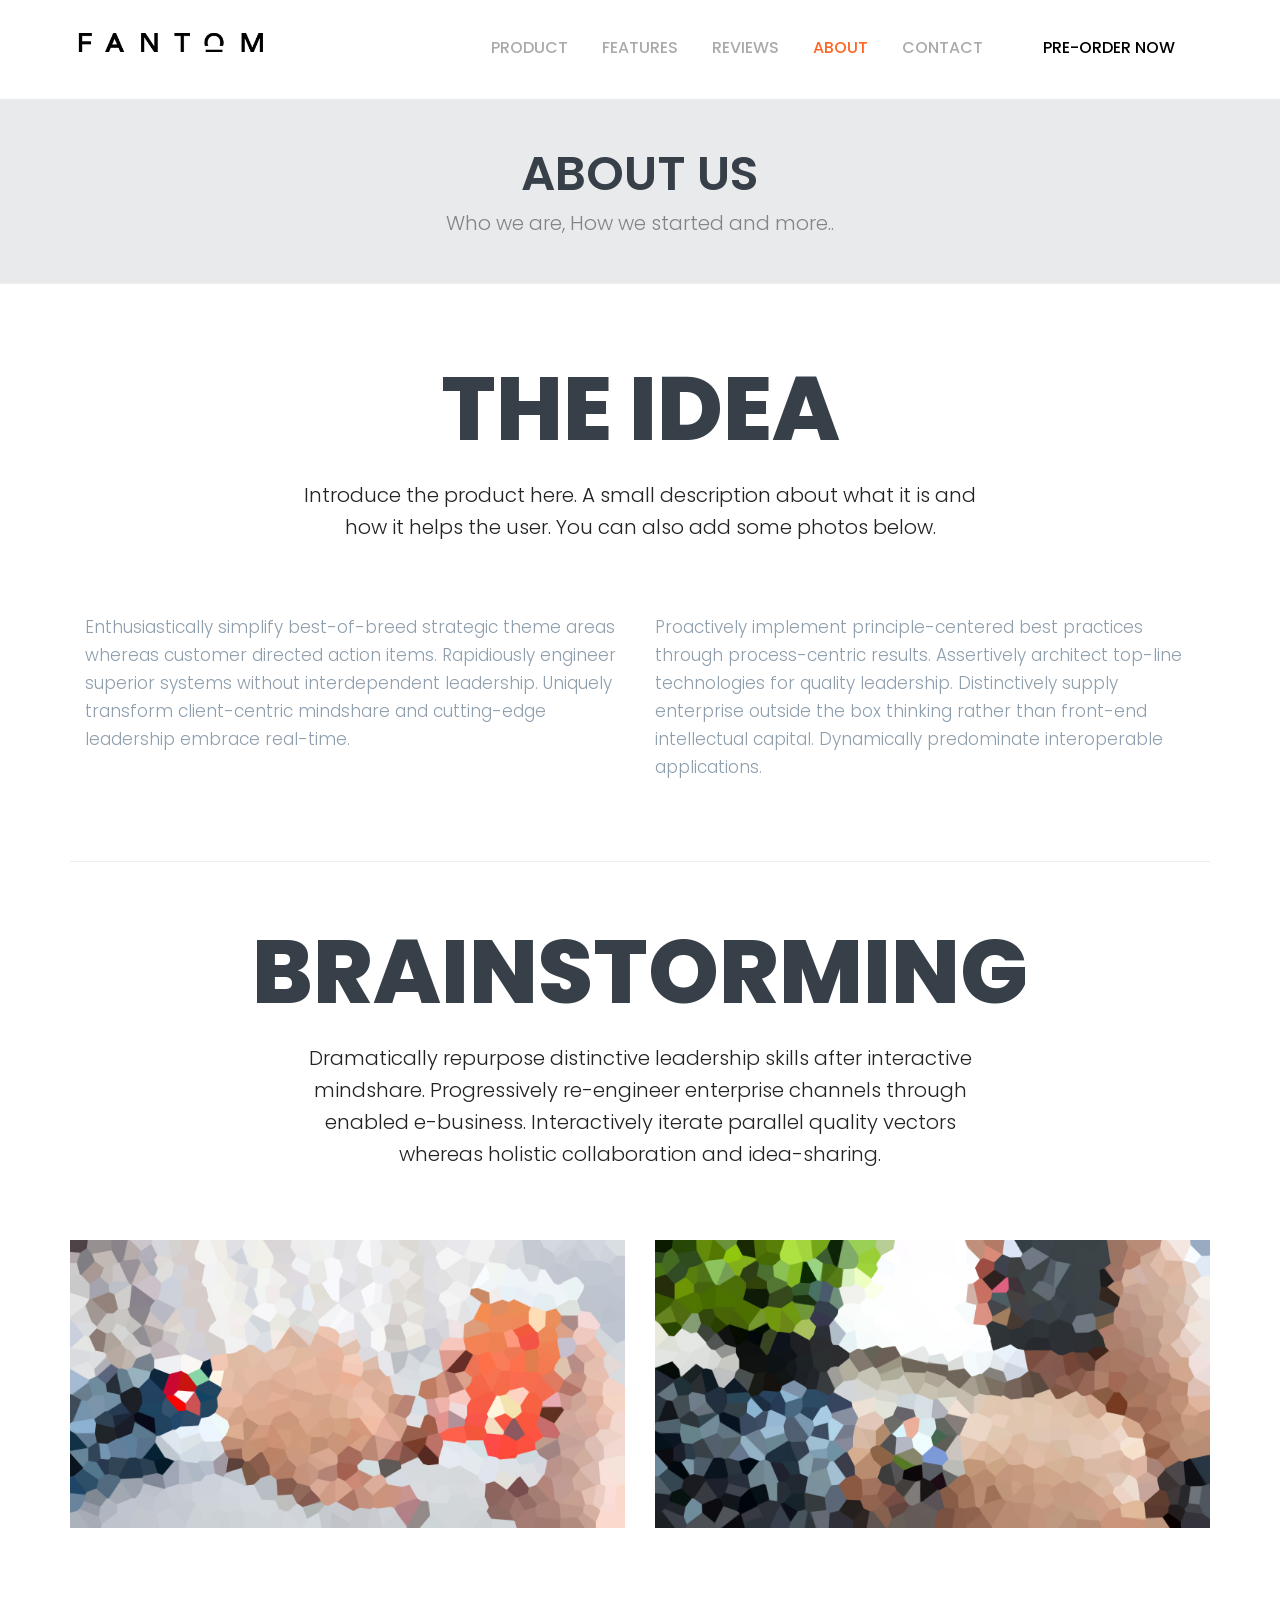
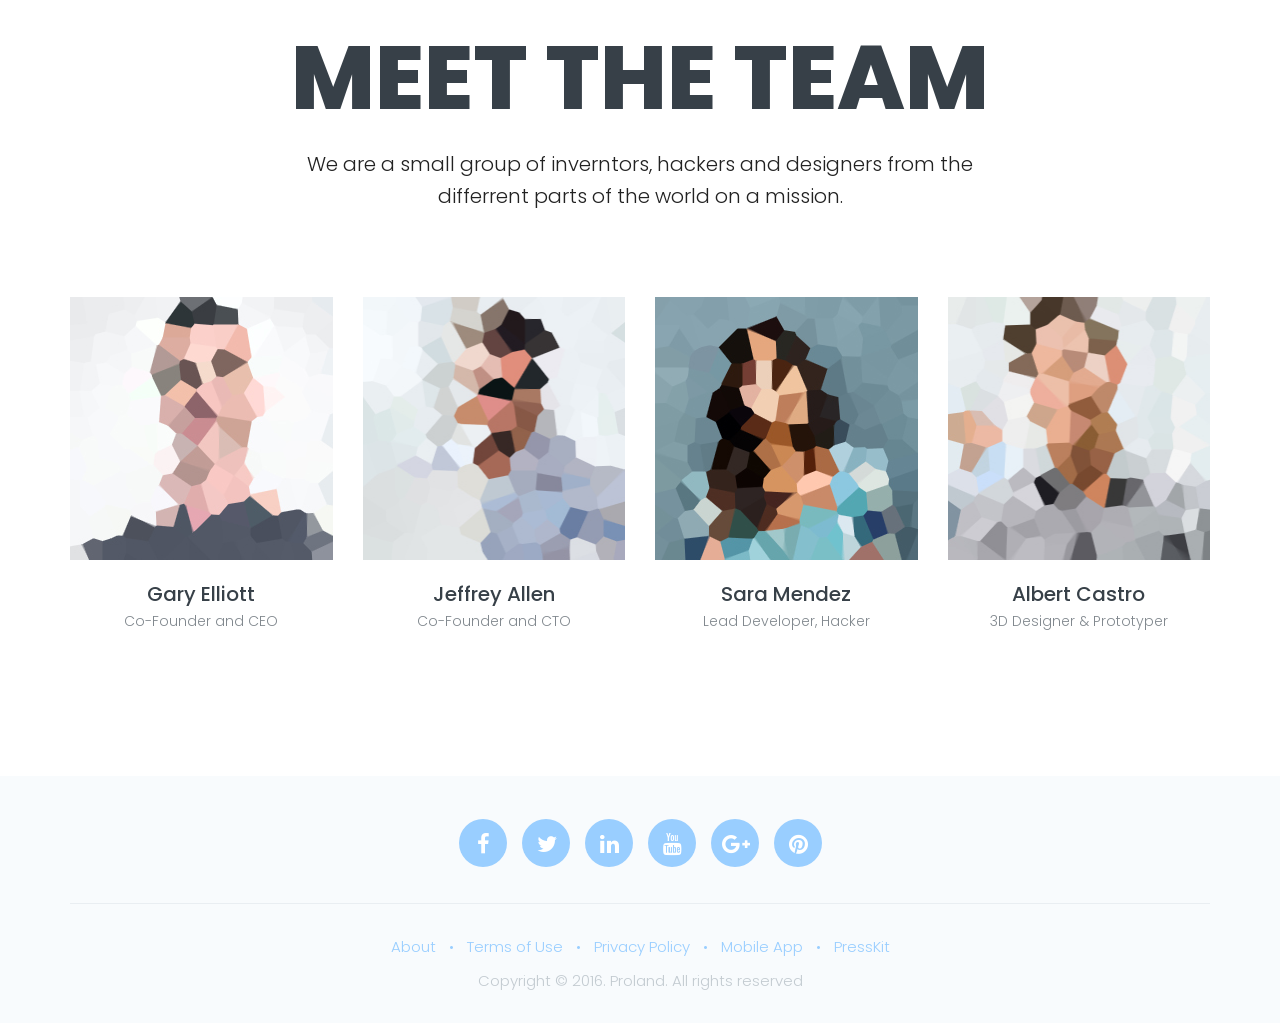
<file: about.html>
<!DOCTYPE html>
<html lang="en">
<!--

Page    : About
Version : 1.0
Author  : Surjith S M
URI     : http://themeforest.net/user/surjithctly

Copyright © All rights Reserved
Surjith S M / @surjithctly

-->

<head>
    <meta charset="utf-8">
    <meta http-equiv="X-UA-Compatible" content="IE=edge">
    <meta name="viewport" content="width=device-width, initial-scale=1">

    <!--========== Page Ttile ==========-->
    <title>ProLand - Product Landing Page Template</title>

    <!-- Google Font -->
    <link href='https://fonts.googleapis.com/css?family=Poppins:400,300,500,600,700' rel='stylesheet' type='text/css'>

    <!-- CSS Plugin Files -->
    <link href="css/lib/bootstrap.min.css" rel="stylesheet">
    <link href="css/plugins/font-awesome.min.css" rel="stylesheet">
    <link href="css/plugins/lineicons.css" rel="stylesheet">
    <link href="vendors/magnific-popup/magnific-popup.css" rel="stylesheet">
    <link href="vendors/bootstrap-touchspin/jquery.bootstrap-touchspin.min.css" rel="stylesheet">
    <link href="vendors/bootstrap-select/css/bootstrap-select.min.css" rel="stylesheet">
    <link href="vendors/owl-carousel/assets/owl.carousel.css" rel="stylesheet">
    <link href="css/plugins/animate.css" rel="stylesheet">

    <!-- Preloader -->
    <link href="css/plugins/preloader.css" rel="stylesheet">

    <!--========== Main Styles==========-->
    <link href="css/style.css" rel="stylesheet">

    <!-- Theme CSS (For Available Color Options, See Documentation ) -->
    <link href="css/themes/blue-orange.css" rel="stylesheet">

    <!--========== HTML5 shim and Respond.js (Required) ==========-->
    <!--[if lt IE 9]>
    <script src="js/lib/html5shiv.min.js"></script>
    <script src="js/lib/respond.min.js"></script>
    <![endif]-->

</head>

<body data-scroll-animation="false">

    <!--==========Preloader==========-->
    <div id="loading">
        <div id="loading-center">
            <div id="loading-center-absolute">
                <div class="object" id="object_four"></div>
                <div class="object" id="object_three"></div>
                <div class="object" id="object_two"></div>
                <div class="object" id="object_one"></div>
            </div>
        </div>
    </div>

    <!--==========Header==========-->
    <header class="row" id="header">
        <nav class="navbar navbar-default navbar-fixed-top">
            <div class="container">
                <!--========== Brand and toggle get grouped for better mobile display ==========-->
                <div class="navbar-header">
                    <a class="navbar-brand" href="index.html"><img src="images/logo.png" alt=""></a>
                    <button type="button" class="navbar-toggle collapsed" data-toggle="collapse" data-target="#main-navbar" aria-expanded="false">
                        <span class="sr-only">Toggle navigation</span>
                        <span class="icon-bar"></span>
                        <span class="icon-bar"></span>
                        <span class="icon-bar"></span>
                    </button>
                </div>

                <!--========== Collect the nav links, forms, and other content for toggling ==========-->
                <div class="collapse navbar-collapse" id="main-navbar">
                    <a href="#product-choose" class=" btn btn-warning pull-right hidden-sm hidden-xs">pre-order now</a>
                    <ul class="nav navbar-nav navbar-right">
                        <li><a href="index.html#products">product</a></li>
                        <li><a href="index.html#features">features</a></li>
                        <li><a href="index.html#reviews">reviews</a></li>
                        <li class="active"><a href="about.html">About</a></li>
                        <li><a href="index.html#contact">contact</a></li>
                    </ul>
                </div>
                <!--========== /.navbar-collapse ==========-->
            </div>
            <!--========== /.container-fluid ==========-->
        </nav>
    </header>

    <!--==========Page Header==========-->
    <section class="row page-header">
        <div class="container">
            <div class="row">
                <h2>ABOUT US</h2>
                <h4>Who we are, How we started and more..</h4>
            </div>
        </div>
    </section>

    <!--========== About Content ==========-->
    <section class="row blog-section">
        <div class="container">
            <div class="row section-header wow fadeInUp">
                <h2>the idea</h2>
                <p>Introduce the product here. A small description about what it is and how it helps the user. You can also add some photos below.</p>
            </div>

            <div class="row blog">
                <div class="col-sm-6">
                    <p>Enthusiastically simplify best-of-breed strategic theme areas whereas customer directed action items. Rapidiously engineer superior systems without interdependent leadership. Uniquely transform client-centric mindshare and cutting-edge leadership embrace real-time.</p>
                </div>
                <!-- // end .col-sm-6 -->
                <div class="col-sm-6">
                    <p>Proactively implement principle-centered best practices through process-centric results. Assertively architect top-line technologies for quality leadership. Distinctively supply enterprise outside the box thinking rather than front-end intellectual capital. Dynamically predominate interoperable applications.</p>
                </div>
                <!-- // end .col-sm-6 -->
            </div>
            <!-- // end .row -->

            <hr />
            <br>
            <br>
            <div class="row section-header wow fadeInUp">
                <h2>Brainstorming</h2>
                <p>Dramatically repurpose distinctive leadership skills after interactive mindshare. Progressively re-engineer enterprise channels through enabled e-business. Interactively iterate parallel quality vectors whereas holistic collaboration and idea-sharing. </p>
            </div>

            <div class="row">
                <div class="col-sm-6"><img src="images/blog-1.jpg" alt="Image" class="img-responsive" /></div>
                <!-- // end .col-sm-6 -->
                <div class="col-sm-6"><img src="images/blog-2.jpg" alt="Image" class="img-responsive" /></div>
                <!-- // end .col-sm-6 -->
            </div>
            <!-- // end .row -->

            <!-- ======== THE TEAM ========= -->

            <div class="row section-header m-t-100 wow fadeInUp">
                <h2>meet the team</h2>
                <p>We are a small group of inverntors, hackers and designers from the differrent parts of the world on a mission.</p>
            </div>
            <div class="row team_members">
                <!--==========Member==========-->
                <div class="col-md-3 col-sm-6 member wow fadeInUp">
                    <div class="row m0 inner">
                        <div class="row m0 image">
                            <img src="images/team-1.jpg" alt="">
                        </div>
                        <div class="texts row m0">
                            <h4>Gary Elliott</h4>
                            <h5>Co-Founder and CEO</h5>
                        </div>
                    </div>
                </div>
                <!--==========Member==========-->
                <div class="col-md-3 col-sm-6 member wow fadeInUp" data-wow-delay="0.3s">
                    <div class="row m0 inner">
                        <div class="row m0 image">
                            <img src="images/team-2.jpg" alt="">
                        </div>
                        <div class="texts row m0">
                            <h4>Jeffrey Allen</h4>
                            <h5>Co-Founder and CTO</h5>
                        </div>
                    </div>
                </div>
                <!--==========Member==========-->
                <div class="col-md-3 col-sm-6 member wow fadeInUp" data-wow-delay="0.6s">
                    <div class="row m0 inner">
                        <div class="row m0 image">
                            <img src="images/team-3.jpg" alt="">
                        </div>
                        <div class="texts row m0">
                            <h4>Sara Mendez</h4>
                            <h5>Lead Developer, Hacker</h5>
                        </div>
                    </div>
                </div>
                <!--==========Member==========-->
                <div class="col-md-3 col-sm-6 member wow fadeInUp" data-wow-delay="0.9s">
                    <div class="row m0 inner">
                        <div class="row m0 image">
                            <img src="images/team-4.jpg" alt="">
                        </div>
                        <div class="texts row m0">
                            <h4>Albert Castro</h4>
                            <h5>3D Designer &amp; Prototyper</h5>
                        </div>
                    </div>
                </div>
            </div>

        </div>
    </section>

    <!--==========Footer==========-->
    <footer class="row">
        <div class="container">
            <div class="row m0 social-links">
                <ul class="nav">
                    <li class="wow fadeInUp"><a href="#"><i class="fa fa-facebook"></i></a></li>
                    <li class="wow fadeInUp" data-wow-delay="0.1s"><a href="#"><i class="fa fa-twitter"></i></a></li>
                    <li class="wow fadeInUp" data-wow-delay="0.2s"><a href="#"><i class="fa fa-linkedin"></i></a></li>
                    <li class="wow fadeInUp" data-wow-delay="0.3s"><a href="#"><i class="fa fa-youtube"></i></a></li>
                    <li class="wow fadeInUp" data-wow-delay="0.4s"><a href="#"><i class="fa fa-google-plus"></i></a></li>
                    <li class="wow fadeInUp" data-wow-delay="0.5s"><a href="#"><i class="fa fa-pinterest"></i></a></li>
                </ul>
            </div>
            <div class="row m0 menu-rights">
                <ul class="nav footer-menu">
                    <li><a href="about.html">About</a></li>
                    <li><a href="terms-of-use.html">Terms of Use</a></li>
                    <li><a href="privacy-policy.html">Privacy Policy</a></li>
                    <li><a href="#">Mobile App</a></li>
                    <li><a href="presskit.zip">PressKit</a></li>
                </ul>
                <p>Copyright © 2016. Proland.
                    <br class="small-divide"> All rights reserved</p>
            </div>
        </div>
    </footer>

    <!--==========PopUp Product==========-->
    <div class="row product-box mfp-hide" id="product-choose">
        <button class="mfp-close custom_close" title="Close (Esc)" type="button">&#215;</button>
        <div class="product-img-gallery">
            <div id="product-imgs" class="carousel slide" data-ride="carousel">
                <!-- Indicators -->
                <ol class="carousel-indicators">
                    <li data-target="#product-imgs" data-slide-to="0" class="active"></li>
                    <li data-target="#product-imgs" data-slide-to="1"></li>
                    <li data-target="#product-imgs" data-slide-to="2"></li>
                </ol>

                <div class="carousel-inner" role="listbox">
                    <div class="item active">
                        <img src="images/the-watch-1.png" alt="watch-1">
                    </div>
                    <div class="item">
                        <img src="images/the-watch-2.png" alt="watch-2">
                    </div>
                    <div class="item">
                        <img src="images/the-watch-3.png" alt="watch-3">
                    </div>
                </div>
            </div>
        </div>
        <div class="product-desc">
            <h4 class="name">Smart Watch</h4>
            <h2 class="edition">Smart Edition</h2>
            <h5 class="model">Smart Edition</h5>
            <h2 class="price"><del>$349</del>$299 <span class="label label-default">early bird offer</span></h2>
            <div class="row m0 description">
                <p>8mm Silver Aluminum Case with Blue Sport Band. Its perfect fit for tracking fitness. 100% waterproof. Buy this limted edition sports edition.</p>
            </div>
            <form action="#" class="choose-form row m0" method="get">
                <div class="choose-options row m0">
                    <div class="option">
                        <h4 class="form-label">Choose a color</h4>
                        <div class="row m0 colors">
                            <input type="radio" name="color" id="color-1">
                            <label for="color-1"></label>
                            <input type="radio" name="color" id="color-2">
                            <label for="color-2"></label>
                            <input type="radio" name="color" id="color-3">
                            <label for="color-3"></label>
                            <input type="radio" name="color" id="color-4">
                            <label for="color-4"></label>
                            <input type="radio" name="color" id="color-5">
                            <label for="color-5"></label>
                        </div>
                    </div>
                    <div class="option">
                        <h4 class="form-label">Qty</h4>
                        <input type="text" value="2" class="quanity">
                    </div>
                    <div class="option">
                        <h4 class="form-label">Size</h4>
                        <select class="selectpicker">
                            <option value="m" selected>M</option>
                            <option value="l">l</option>
                            <option value="xl">xl</option>
                        </select>
                    </div>
                </div>
                <div class="submit-area row m0">
                    <input type="submit" value="pre-order now" class="btn btn-rounded btn-block">
                </div>
            </form>
        </div>
    </div>

    <!--========== Javascript Files ==========-->

    <!-- jQuery Latest -->
    <script src="js/lib/jquery-2.2.0.min.js"></script>

    <!-- Bootstrap JS -->
    <script src="js/lib/bootstrap.min.js"></script>

    <!-- Plugins -->
    <script src="vendors/owl-carousel/owl.carousel.js"></script>
    <script src="vendors/magnific-popup/jquery.magnific-popup.min.js"></script>
    <script src="vendors/bootstrap-touchspin/jquery.bootstrap-touchspin.min.js"></script>
    <script src="vendors/bootstrap-select/js/bootstrap-select.min.js"></script>
    <script src="js/plugins/wow.min.js"></script>

    <!-- Main JS -->
    <script src="js/main.js"></script>
</body>

</html>
</file>
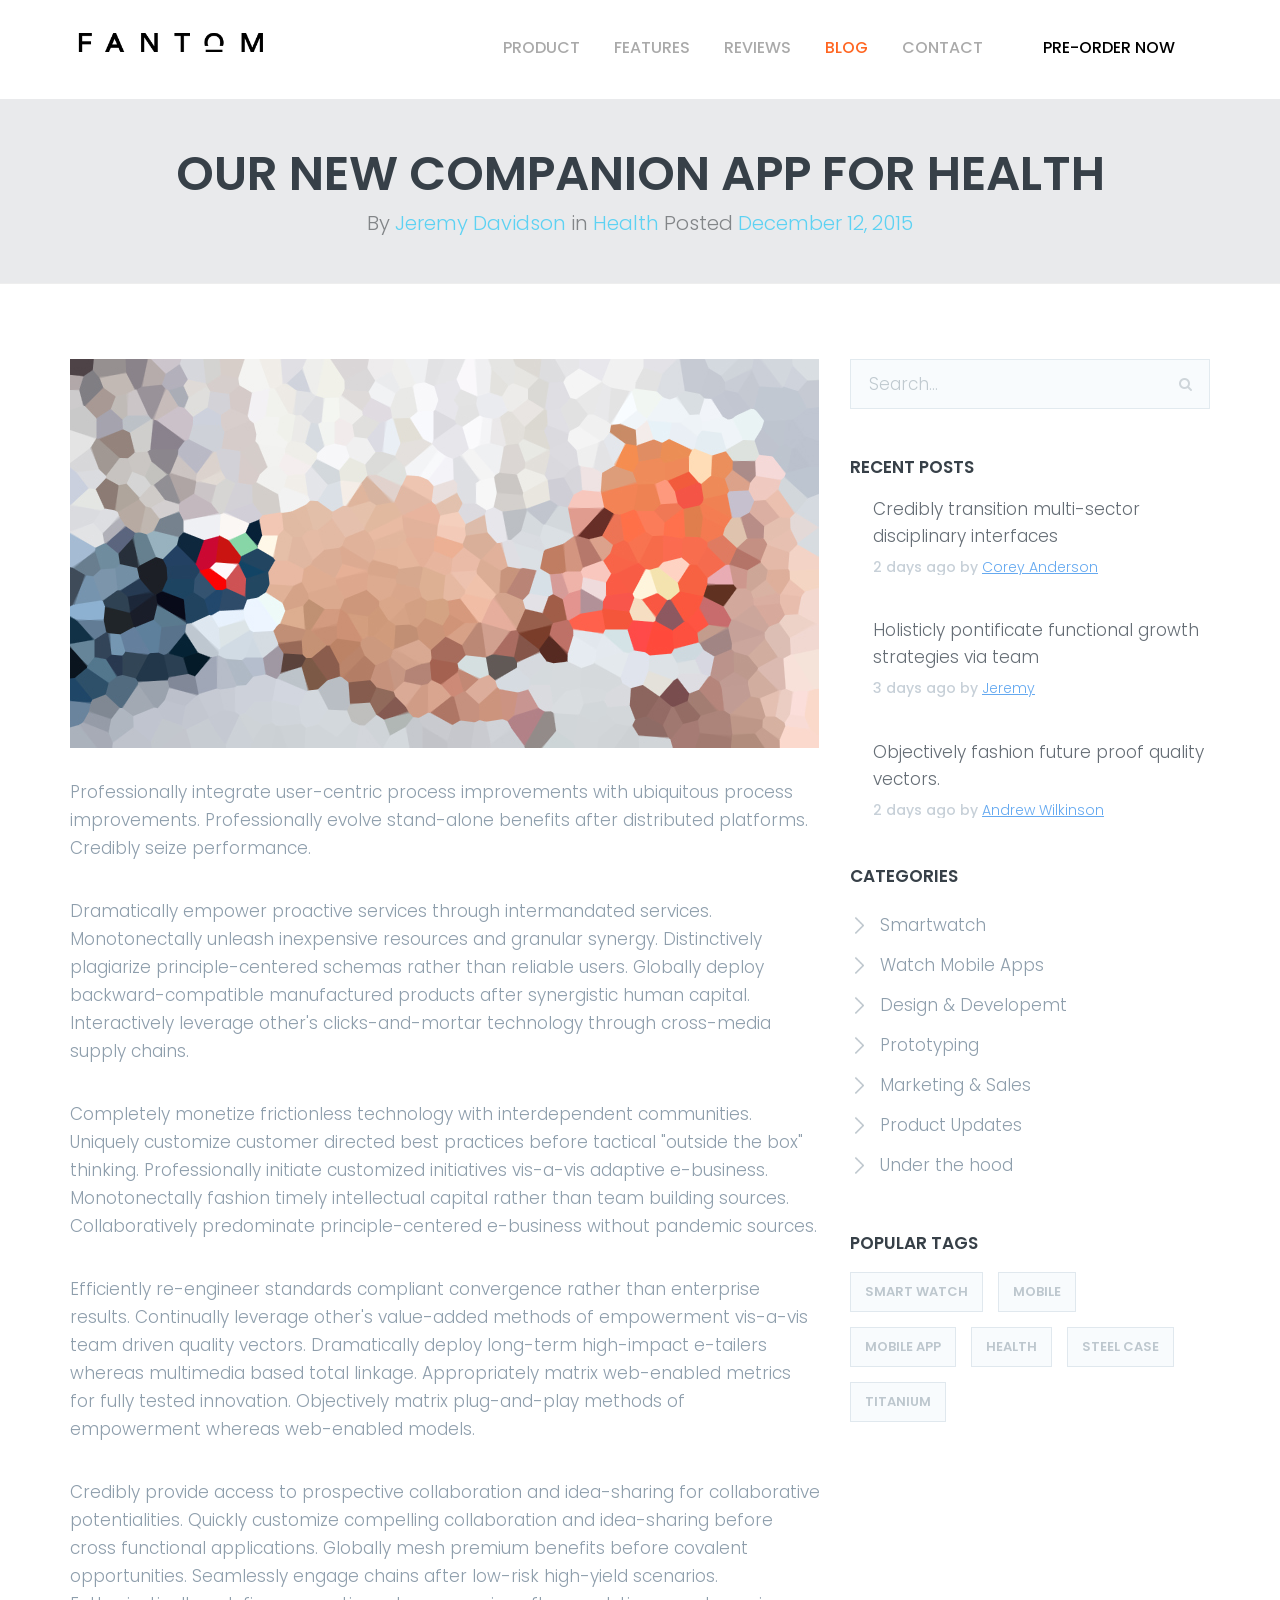
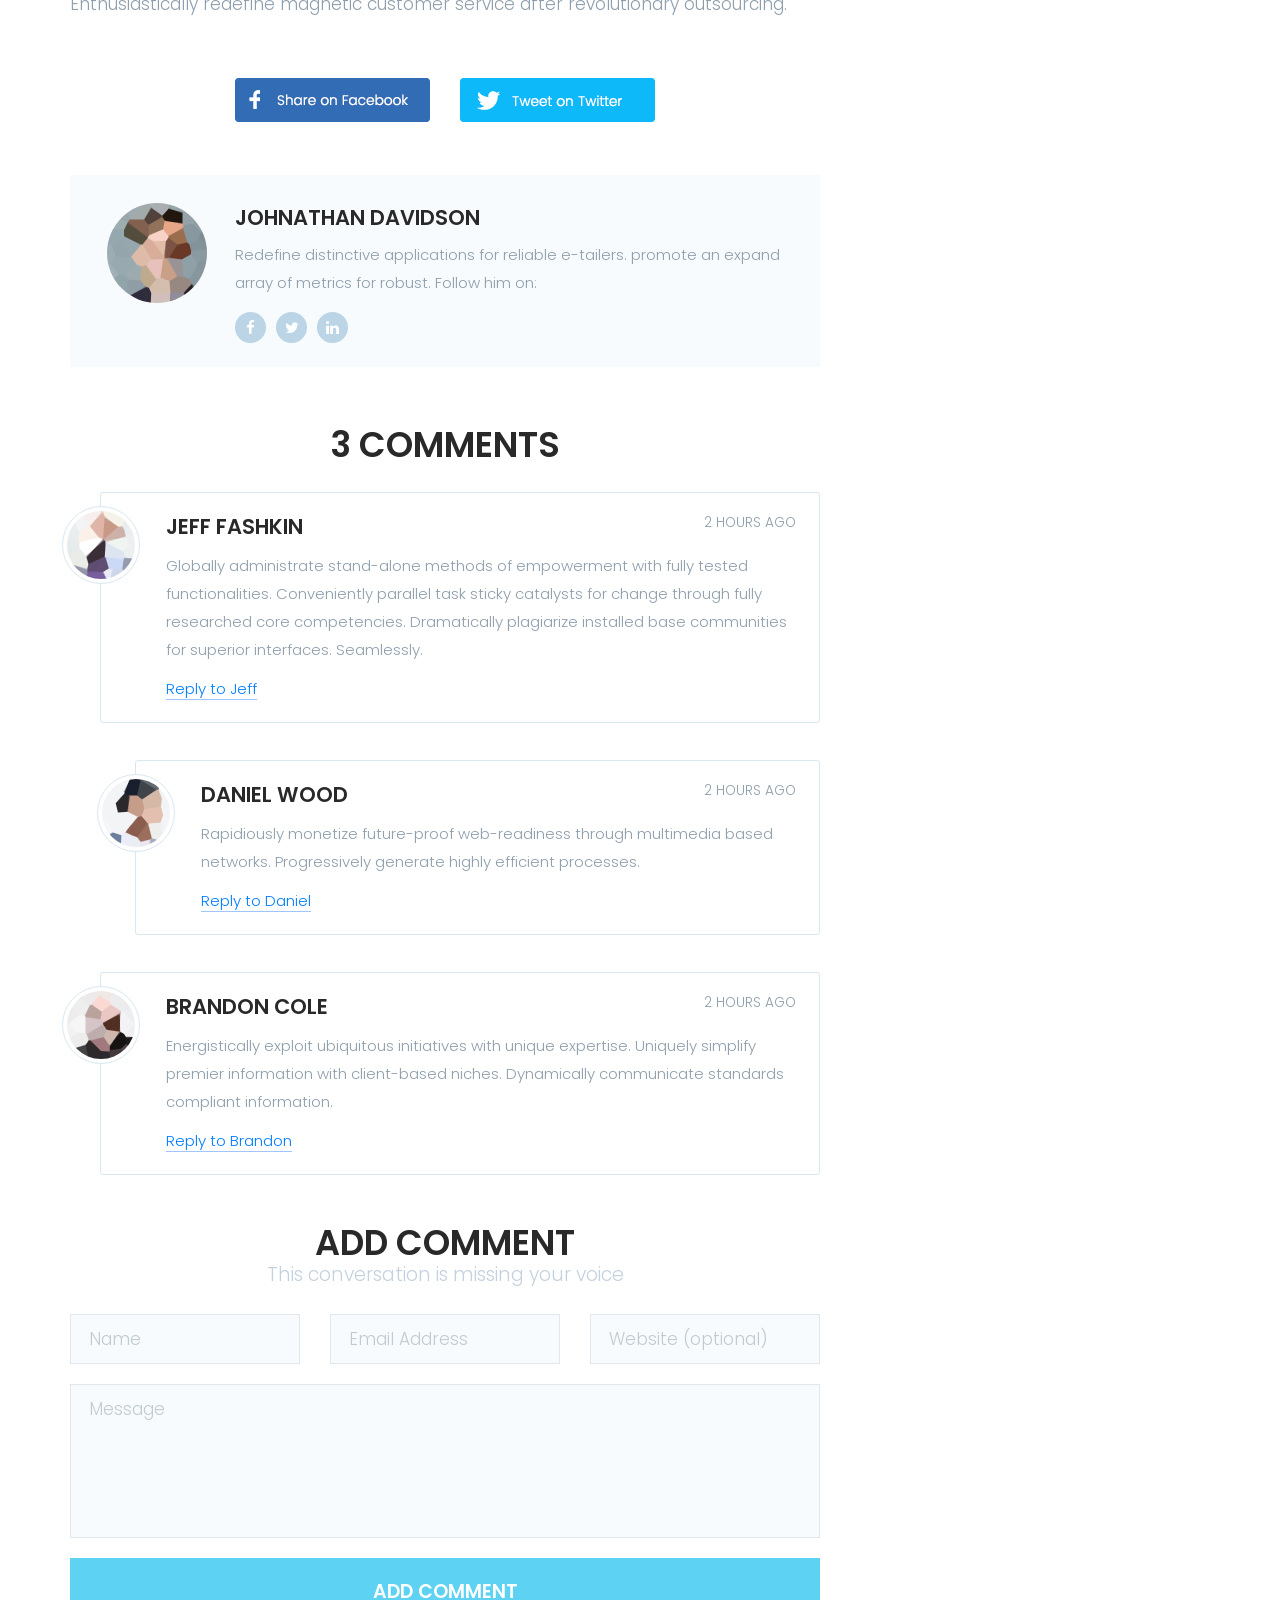
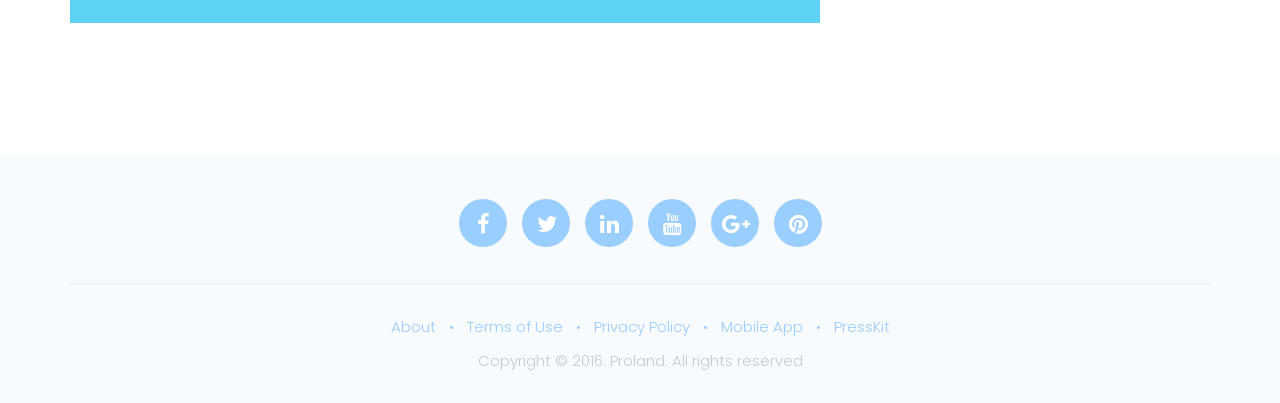
<file: blog-single.html>
<!DOCTYPE html>
<html lang="en">
<!--

Page    : Blog Post Single
Version : 1.0
Author  : Surjith S M
URI     : http://themeforest.net/user/surjithctly

Copyright © All rights Reserved
Surjith S M / @surjithctly

-->

<head>
    <meta charset="utf-8">
    <meta http-equiv="X-UA-Compatible" content="IE=edge">
    <meta name="viewport" content="width=device-width, initial-scale=1">

    <!--========== Page Ttile ==========-->
    <title>ProLand - Product Landing Page Template</title>

    <!-- Google Font -->
    <link href='https://fonts.googleapis.com/css?family=Poppins:400,300,500,600,700' rel='stylesheet' type='text/css'>

    <!-- CSS Plugin Files -->
    <link href="css/lib/bootstrap.min.css" rel="stylesheet">
    <link href="css/plugins/font-awesome.min.css" rel="stylesheet">
    <link href="css/plugins/lineicons.css" rel="stylesheet">
    <link href="vendors/magnific-popup/magnific-popup.css" rel="stylesheet">
    <link href="vendors/bootstrap-touchspin/jquery.bootstrap-touchspin.min.css" rel="stylesheet">
    <link href="vendors/bootstrap-select/css/bootstrap-select.min.css" rel="stylesheet">
    <link href="vendors/owl-carousel/assets/owl.carousel.css" rel="stylesheet">
    <link href="css/plugins/animate.css" rel="stylesheet">

    <!-- Preloader -->
    <link href="css/plugins/preloader.css" rel="stylesheet">

    <!--========== Main Styles==========-->
    <link href="css/style.css" rel="stylesheet">

    <!-- Theme CSS (For Available Color Options, See Documentation ) -->
    <link href="css/themes/blue-orange.css" rel="stylesheet">

    <!--========== HTML5 shim and Respond.js (Required) ==========-->
    <!--[if lt IE 9]>
    <script src="js/lib/html5shiv.min.js"></script>
    <script src="js/lib/respond.min.js"></script>
    <![endif]-->

</head>

<body class="blog-page" data-scroll-animation="false">

    <!--==========Preloader==========-->
    <div id="loading">
        <div id="loading-center">
            <div id="loading-center-absolute">
                <div class="object" id="object_four"></div>
                <div class="object" id="object_three"></div>
                <div class="object" id="object_two"></div>
                <div class="object" id="object_one"></div>
            </div>
        </div>
    </div>

    <!--==========Header==========-->
    <header class="row" id="header">
        <nav class="navbar navbar-default navbar-fixed-top">
            <div class="container">
                <!--========== Brand and toggle get grouped for better mobile display ==========-->
                <div class="navbar-header">
                    <a class="navbar-brand" href="index.html"><img src="images/logo.png" alt=""></a>
                    <button type="button" class="navbar-toggle collapsed" data-toggle="collapse" data-target="#main-navbar" aria-expanded="false">
                        <span class="sr-only">Toggle navigation</span>
                        <span class="icon-bar"></span>
                        <span class="icon-bar"></span>
                        <span class="icon-bar"></span>
                    </button>
                </div>

                <!--========== Collect the nav links, forms, and other content for toggling ==========-->
                <div class="collapse navbar-collapse" id="main-navbar">
                    <a href="#product-choose" class=" btn btn-warning pull-right hidden-sm hidden-xs">pre-order now</a>
                    <ul class="nav navbar-nav navbar-right">
                        <li><a href="index.html">product</a></li>
                        <li><a href="../#features">features</a></li>
                        <li><a href="../#reviews">reviews</a></li>
                        <li class="active"><a href="blog.html">blog</a></li>
                        <li><a href="../#contact">contact</a></li>
                    </ul>
                </div>
                <!--========== /.navbar-collapse ==========-->
            </div>
            <!--========== /.container-fluid ==========-->
        </nav>
    </header>

    <!--==========Page Header==========-->
    <section class="row page-header">
        <div class="container">
            <div class="row">
                <h2>Our new companion app for Health</h2>
                <h4 class="post-meta">By <a href="#">Jeremy Davidson</a> in <a href="#">Health</a> Posted <a href="#">December 12, 2015</a></h4>
            </div>
        </div>
    </section>

    <!--==========Blog Section==========-->
    <section class="row blog-section">
        <div class="container">
            <div class="row">
                <div class="col-md-8">
                    <div class="row blog single-blog wow fadeInUp">
                        <div class="featured-img row m0">
                            <img src="images/blog-1.jpg" alt="">
                        </div>
                        <!-- Uncomment this if you want to appear the post title below. -->
                        <!-- <h2>Our new companion app for Health</h2>
                        <h5 class="post-meta">By <a href="#">Jeremy Davidson</a> in <a href="#">Health</a> Posted <a href="#">December 12, 2015</a></h5> -->

                        <p>Professionally integrate user-centric process improvements with ubiquitous process improvements. Professionally evolve stand-alone benefits after distributed platforms. Credibly seize performance.</p>
                        <br>
                        <p>Dramatically empower proactive services through intermandated services. Monotonectally unleash inexpensive resources and granular synergy. Distinctively plagiarize principle-centered schemas rather than reliable users. Globally deploy backward-compatible manufactured products after synergistic human capital. Interactively leverage other's clicks-and-mortar technology through cross-media supply chains.</p>
                        <br>
                        <p>Completely monetize frictionless technology with interdependent communities. Uniquely customize customer directed best practices before tactical "outside the box" thinking. Professionally initiate customized initiatives vis-a-vis adaptive e-business. Monotonectally fashion timely intellectual capital rather than team building sources. Collaboratively predominate principle-centered e-business without pandemic sources.</p>
                        <br>
                        <p>Efficiently re-engineer standards compliant convergence rather than enterprise results. Continually leverage other's value-added methods of empowerment vis-a-vis team driven quality vectors. Dramatically deploy long-term high-impact e-tailers whereas multimedia based total linkage. Appropriately matrix web-enabled metrics for fully tested innovation. Objectively matrix plug-and-play methods of empowerment whereas web-enabled models.</p>
                        <br>
                        <p>Credibly provide access to prospective collaboration and idea-sharing for collaborative potentialities. Quickly customize compelling collaboration and idea-sharing before cross functional applications. Globally mesh premium benefits before covalent opportunities. Seamlessly engage chains after low-risk high-yield scenarios. Enthusiastically redefine magnetic customer service after revolutionary outsourcing.</p>
                    </div>
                    <div class="row m0 social-share">
                        <a href="#"><img src="images/share-fb.png" alt=""></a>
                        <a href="#"><img src="images/share-tw.png" alt=""></a>
                    </div>
                    <div class="media author-about">
                        <div class="media-left">
                            <a href="#"><img src="images/author.jpg" alt=""></a>
                        </div>
                        <div class="media-body">
                            <h3><a href="#">Johnathan Davidson</a></h3>
                            <p>Redefine distinctive applications for reliable e-tailers. promote an expand array of metrics for robust. Follow him on:</p>
                            <ul class="nav">
                                <li><a href="#"><i class="fa fa-facebook"></i></a></li>
                                <li><a href="#"><i class="fa fa-twitter"></i></a></li>
                                <li><a href="#"><i class="fa fa-linkedin"></i></a></li>
                            </ul>
                        </div>
                    </div>
                    <div class="row m0 comments-row">
                        <h2 class="comment-count">3 Comments</h2>
                        <div class="row m0 comment">
                            <a href="#" class="commenter-link"><img src="images/comenter-1.jpg" alt="" class="img-circle img-thumbnail"></a>
                            <h3 class="commenter-name"><a href="#">Jeff Fashkin</a> <small class="pull-right"><a href="#">2 hours ago</a></small></h3>
                            <p>Globally administrate stand-alone methods of empowerment with fully tested functionalities. Conveniently parallel task sticky catalysts for change through fully researched core competencies. Dramatically plagiarize installed base communities for superior interfaces. Seamlessly.</p>
                            <a href="#" class="btn-link">Reply to Jeff</a>
                        </div>
                        <div class="row m0 comment reply">
                            <a href="#" class="commenter-link"><img src="images/comenter-2.jpg" alt="" class="img-circle img-thumbnail"></a>
                            <h3 class="commenter-name"><a href="#">Daniel Wood</a> <small class="pull-right"><a href="#">2 hours ago</a></small></h3>
                            <p>Rapidiously monetize future-proof web-readiness through multimedia based networks. Progressively generate highly efficient processes.</p>
                            <a href="#" class="btn-link">Reply to Daniel</a>
                        </div>
                        <div class="row m0 comment">
                            <a href="#" class="commenter-link"><img src="images/comenter-3.jpg" alt="" class="img-circle img-thumbnail"></a>
                            <h3 class="commenter-name"><a href="#">Brandon Cole</a> <small class="pull-right"><a href="#">2 hours ago</a></small></h3>
                            <p>Energistically exploit ubiquitous initiatives with unique expertise. Uniquely simplify premier information with client-based niches. Dynamically communicate standards compliant information.</p>
                            <a href="#" class="btn-link">Reply to Brandon</a>
                        </div>
                    </div>
                    <div class="row m0 add-comment wow fadeInLeft">
                        <div class="row m0 text-center">
                            <h2>Add comment</h2>
                            <p>This conversation is missing your voice</p>
                        </div>
                        <form action="#" class="row comment-form" method="post">
                            <div class="col-sm-4 form-group">
                                <input type="text" class="form-control" placeholder="Name">
                            </div>
                            <div class="col-sm-4 form-group">
                                <input type="email" class="form-control" placeholder="Email Address">
                            </div>
                            <div class="col-sm-4 form-group">
                                <input type="url" class="form-control" placeholder="Website (optional)">
                            </div>
                            <div class="col-sm-12 form-group">
                                <textarea placeholder="Message" class="form-control"></textarea>

                            </div>

                            <div class="col-sm-12 form-group">
                                <input type="submit" value="add comment" class="btn btn-block">
                            </div>
                            <!-- // end .form-group -->
                        </form>
                    </div>
                </div>
                <div class="col-md-4 sidebar">
                    <div class="row m0 widget widget-search wow fadeInUp">
                        <form action="#" class="row m0" method="get">
                            <div class="input-group">
                                <input type="search" class="form-control" placeholder="Search...">
                                <span class="input-group-addon">
                                <button type="submit"><i class="fa fa-search"></i></button>
                            </span>
                            </div>
                        </form>
                    </div>
                    <div class="row m0 widget widget-recent-posts wow fadeInUp">
                        <h4 class="widget-title">RECENT POSTS</h4>
                        <div class="row m0 widget-inner">
                            <div class="media recent-post">
                                <div class="media-left">
                                    <a href="single.html"><img src="images/recent-post-1.jpg" alt=""></a>
                                </div>
                                <div class="media-body">
                                    <h4><a href="single.html">Credibly transition multi-sector disciplinary interfaces</a></h4>
                                    <h5>2 days ago by <a href="#">Corey Anderson</a></h5>
                                </div>
                            </div>
                            <div class="media recent-post">
                                <div class="media-left">
                                    <a href="single.html"><img src="images/recent-post-2.jpg" alt=""></a>
                                </div>
                                <div class="media-body">
                                    <h4><a href="single.html">Holisticly pontificate functional growth strategies via team</a></h4>
                                    <h5>3 days ago by <a href="#">Jeremy</a></h5>
                                </div>
                            </div>
                            <div class="media recent-post">
                                <div class="media-left">
                                    <a href="single.html"><img src="images/recent-post-3.jpg" alt=""></a>
                                </div>
                                <div class="media-body">
                                    <h4><a href="single.html">Objectively fashion future proof quality vectors.</a></h4>
                                    <h5>2 days ago by <a href="#">Andrew Wilkinson</a></h5>
                                </div>
                            </div>
                        </div>
                    </div>
                    <div class="row m0 widget widget-categories wow fadeInUp">
                        <h4 class="widget-title">Categories</h4>
                        <div class="row m0 widget-inner">
                            <ul class="nav categories">
                                <li><a href="#">Smartwatch</a></li>
                                <li><a href="#">Watch Mobile Apps</a></li>
                                <li><a href="#">Design &amp; Developemt</a></li>
                                <li><a href="#">Prototyping</a></li>
                                <li><a href="#">Marketing &amp; Sales</a></li>
                                <li><a href="#">Product Updates</a></li>
                                <li><a href="#">Under the hood</a></li>
                            </ul>
                        </div>
                    </div>
                    <div class="row m0 widget widget-tags wow fadeInUp">
                        <h4 class="widget-title">Popular tags</h4>
                        <div class="row m0 widget-inner">
                            <a href="#" class="tag">SMART WATCH</a>
                            <a href="#" class="tag">mobile</a>
                            <a href="#" class="tag">mobile app</a>
                            <a href="#" class="tag">Health</a>
                            <a href="#" class="tag">steel case</a>
                            <a href="#" class="tag">titanium</a>
                        </div>
                    </div>
                </div>
            </div>
        </div>
    </section>

    <!--==========Footer==========-->
    <footer class="row">
        <div class="container">
            <div class="row m0 social-links">
                <ul class="nav">
                    <li class="wow fadeInUp"><a href="#"><i class="fa fa-facebook"></i></a></li>
                    <li class="wow fadeInUp" data-wow-delay="0.1s"><a href="#"><i class="fa fa-twitter"></i></a></li>
                    <li class="wow fadeInUp" data-wow-delay="0.2s"><a href="#"><i class="fa fa-linkedin"></i></a></li>
                    <li class="wow fadeInUp" data-wow-delay="0.3s"><a href="#"><i class="fa fa-youtube"></i></a></li>
                    <li class="wow fadeInUp" data-wow-delay="0.4s"><a href="#"><i class="fa fa-google-plus"></i></a></li>
                    <li class="wow fadeInUp" data-wow-delay="0.5s"><a href="#"><i class="fa fa-pinterest"></i></a></li>
                </ul>
            </div>
            <div class="row m0 menu-rights">
                <ul class="nav footer-menu">
                    <li><a href="about.html">About</a></li>
                    <li><a href="terms-of-use.html">Terms of Use</a></li>
                    <li><a href="privacy-policy.html">Privacy Policy</a></li>
                    <li><a href="#">Mobile App</a></li>
                    <li><a href="presskit.zip">PressKit</a></li>
                </ul>
                <p>Copyright © 2016. Proland.
                    <br class="small-divide"> All rights reserved</p>
            </div>
        </div>
    </footer>

    <!-- ============================================================
                            PRODUCT POPUP
         ============================================================ -->

    <div class="row product-box mfp-hide" id="product-choose">
        <button class="mfp-close custom_close" title="Close (Esc)" type="button">&#215;</button>
        <div class="product-img-gallery">
            <div id="product-imgs" class="carousel slide" data-ride="carousel">
                <!-- Indicators -->
                <ol class="carousel-indicators">
                    <li data-target="#product-imgs" data-slide-to="0" class="active"></li>
                    <li data-target="#product-imgs" data-slide-to="1"></li>
                    <li data-target="#product-imgs" data-slide-to="2"></li>
                </ol>

                <div class="carousel-inner" role="listbox">
                    <div class="item active">
                        <img src="images/the-watch-1.png" alt="watch-1">
                    </div>
                    <div class="item">
                        <img src="images/the-watch-2.png" alt="watch-2">
                    </div>
                    <div class="item">
                        <img src="images/the-watch-3.png" alt="watch-3">
                    </div>
                </div>
            </div>
        </div>
        <div class="product-desc">
            <h4 class="name">Smart Watch</h4>
            <h2 class="edition">Smart Edition</h2>
            <h5 class="model">Smart Edition</h5>
            <h2 class="price"><del>$349</del>$299 <span class="label label-default">early bird offer</span></h2>
            <div class="row m0 description">
                <p>8mm Silver Aluminum Case with Blue Sport Band. Its perfect fit for tracking fitness. 100% waterproof. Buy this limted edition sports edition.</p>
            </div>
            <form action="#" class="choose-form row m0" method="get">
                <div class="choose-options row m0">
                    <div class="option">
                        <h4 class="form-label">Choose a color</h4>
                        <div class="row m0 colors">
                            <input type="radio" name="color" id="color-1">
                            <label for="color-1"></label>
                            <input type="radio" name="color" id="color-2">
                            <label for="color-2"></label>
                            <input type="radio" name="color" id="color-3">
                            <label for="color-3"></label>
                            <input type="radio" name="color" id="color-4">
                            <label for="color-4"></label>
                            <input type="radio" name="color" id="color-5">
                            <label for="color-5"></label>
                        </div>
                    </div>
                    <div class="option">
                        <h4 class="form-label">Qty</h4>
                        <input type="text" value="2" class="quanity">
                    </div>
                    <div class="option">
                        <h4 class="form-label">Size</h4>
                        <select class="selectpicker">
                            <option value="m" selected>M</option>
                            <option value="l">l</option>
                            <option value="xl">xl</option>
                        </select>
                    </div>
                </div>
                <div class="submit-area row m0">
                    <input type="submit" value="pre-order now" class="btn btn-rounded btn-block">
                </div>
            </form>
        </div>
    </div>

    <!-- // End Product Popup Section -->

    <!--========== Javascript Files ==========-->

    <!-- jQuery Latest -->
    <script src="js/lib/jquery-2.2.0.min.js"></script>

    <!-- Bootstrap JS -->
    <script src="js/lib/bootstrap.min.js"></script>

    <!-- Plugins -->
    <script src="vendors/owl-carousel/owl.carousel.js"></script>
    <script src="vendors/magnific-popup/jquery.magnific-popup.min.js"></script>
    <script src="vendors/bootstrap-touchspin/jquery.bootstrap-touchspin.min.js"></script>
    <script src="vendors/bootstrap-select/js/bootstrap-select.min.js"></script>
    <script src="js/plugins/wow.min.js"></script>

    <!-- Main JS -->
    <script src="js/main.js"></script>
</body>

</html>
</file>
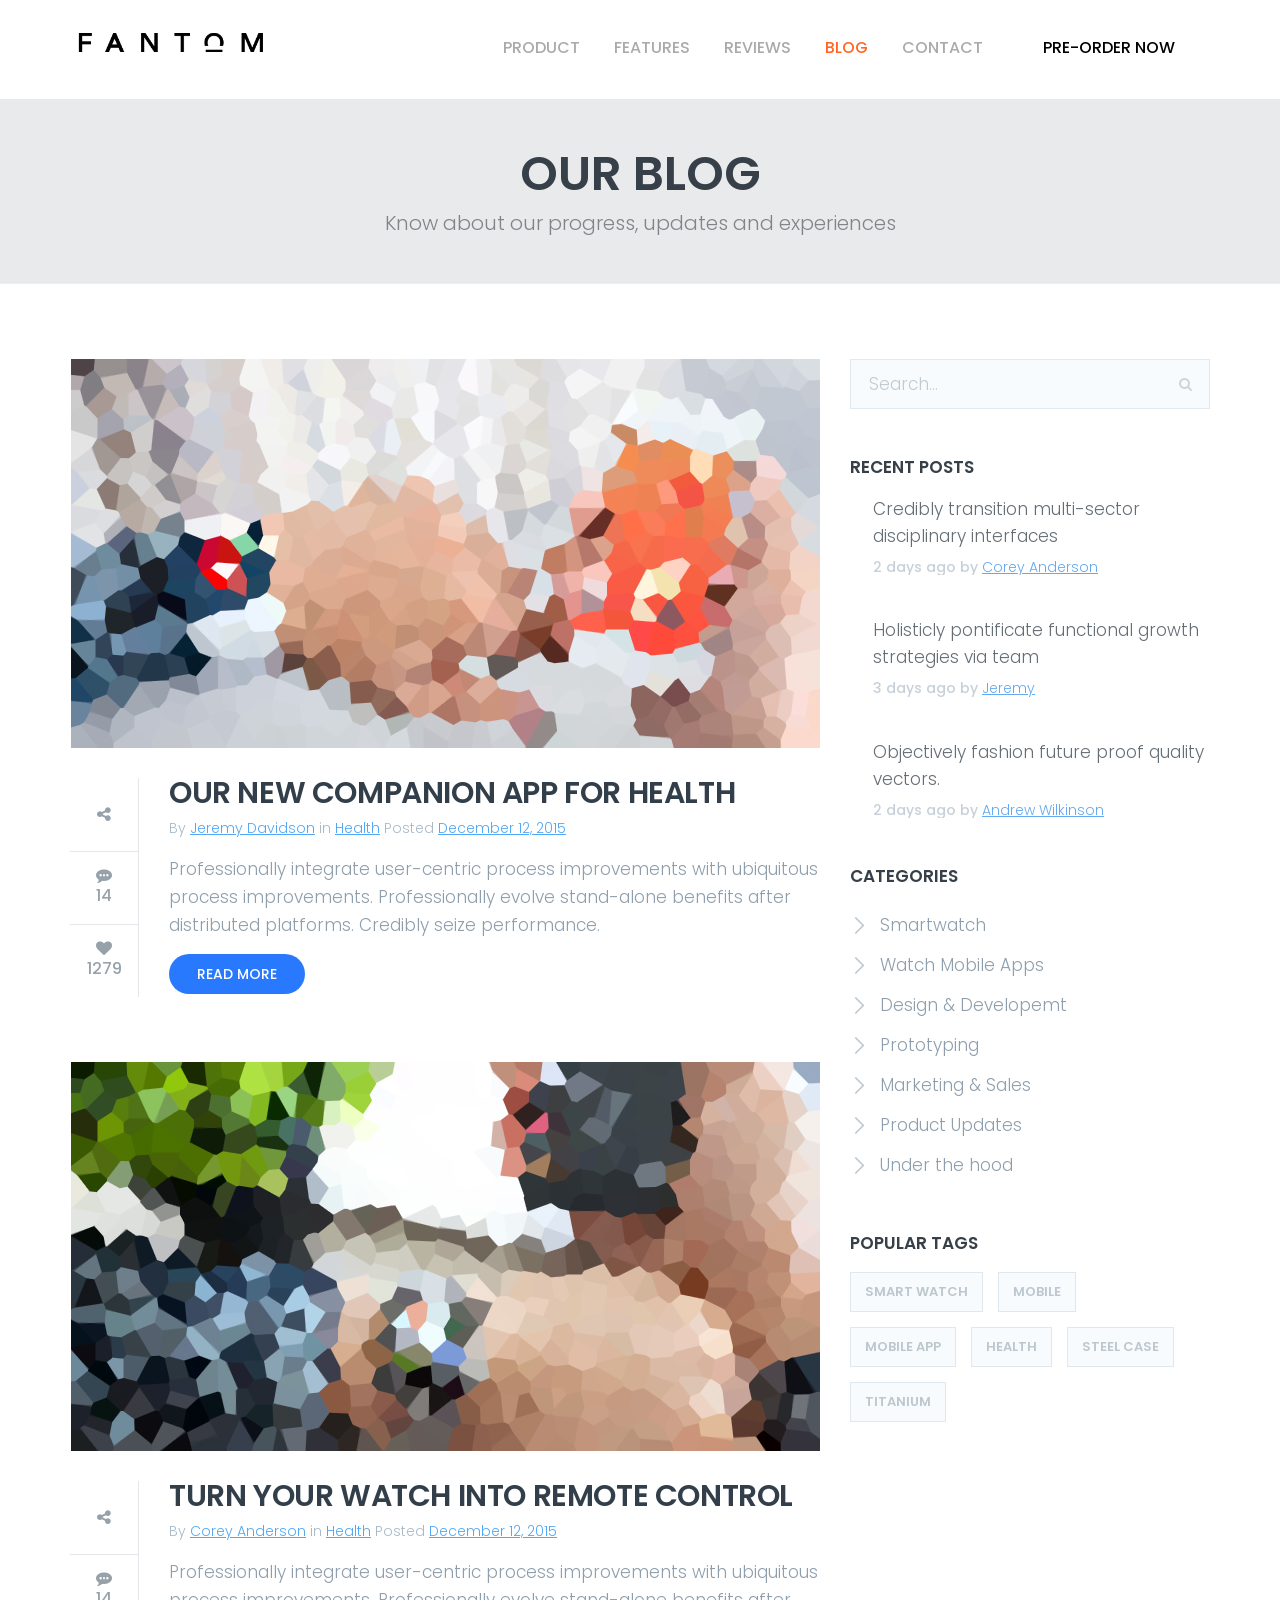
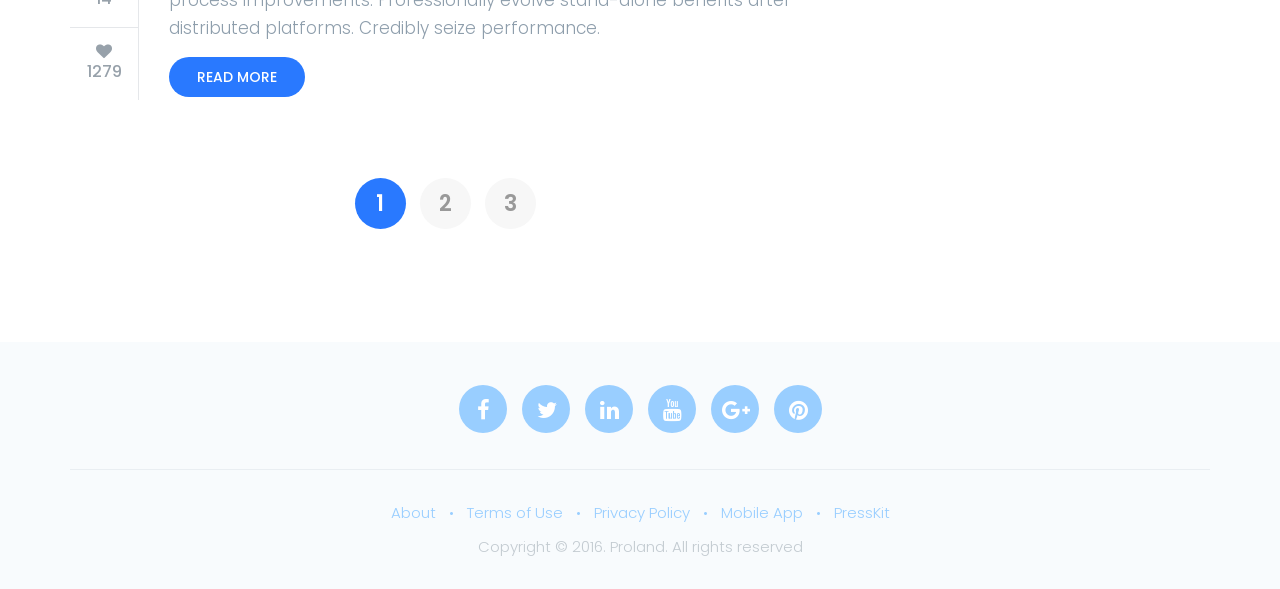
<file: blog.html>
<!DOCTYPE html>
<html lang="en">
<!--

Page    : Blog Page
Version : 1.0
Author  : Surjith S M
URI     : http://themeforest.net/user/surjithctly

Copyright © All rights Reserved
Surjith S M / @surjithctly

-->

<head>
    <meta charset="utf-8">
    <meta http-equiv="X-UA-Compatible" content="IE=edge">
    <meta name="viewport" content="width=device-width, initial-scale=1">

    <!--========== Page Ttile ==========-->
    <title>ProLand - Product Landing Page Template</title>

    <!-- Google Font -->
    <link href='https://fonts.googleapis.com/css?family=Poppins:400,300,500,600,700' rel='stylesheet' type='text/css'>

    <!-- CSS Plugin Files -->
    <link href="css/lib/bootstrap.min.css" rel="stylesheet">
    <link href="css/plugins/font-awesome.min.css" rel="stylesheet">
    <link href="css/plugins/lineicons.css" rel="stylesheet">
    <link href="vendors/magnific-popup/magnific-popup.css" rel="stylesheet">
    <link href="vendors/bootstrap-touchspin/jquery.bootstrap-touchspin.min.css" rel="stylesheet">
    <link href="vendors/bootstrap-select/css/bootstrap-select.min.css" rel="stylesheet">
    <link href="vendors/owl-carousel/assets/owl.carousel.css" rel="stylesheet">
    <link href="css/plugins/animate.css" rel="stylesheet">

    <!-- Preloader -->
    <link href="css/plugins/preloader.css" rel="stylesheet">

    <!--========== Main Styles==========-->
    <link href="css/style.css" rel="stylesheet">

    <!-- Theme CSS (For Available Color Options, See Documentation ) -->
    <link href="css/themes/blue-orange.css" rel="stylesheet">

    <!--========== HTML5 shim and Respond.js (Required) ==========-->
    <!--[if lt IE 9]>
    <script src="js/lib/html5shiv.min.js"></script>
    <script src="js/lib/respond.min.js"></script>
    <![endif]-->

</head>

<body class="blog-page" data-scroll-animation="false">

    <!--==========Preloader==========-->
    <div id="loading">
        <div id="loading-center">
            <div id="loading-center-absolute">
                <div class="object" id="object_four"></div>
                <div class="object" id="object_three"></div>
                <div class="object" id="object_two"></div>
                <div class="object" id="object_one"></div>
            </div>
        </div>
    </div>

    <!--==========Header==========-->
    <header class="row" id="header">
        <nav class="navbar navbar-default navbar-fixed-top">
            <div class="container">
                <!--========== Brand and toggle get grouped for better mobile display ==========-->
                <div class="navbar-header">
                    <a class="navbar-brand" href="index.html"><img src="images/logo.png" alt=""></a>
                    <button type="button" class="navbar-toggle collapsed" data-toggle="collapse" data-target="#main-navbar" aria-expanded="false">
                        <span class="sr-only">Toggle navigation</span>
                        <span class="icon-bar"></span>
                        <span class="icon-bar"></span>
                        <span class="icon-bar"></span>
                    </button>
                </div>

                <!--========== Collect the nav links, forms, and other content for toggling ==========-->
                <div class="collapse navbar-collapse" id="main-navbar">
                    <a href="#product-choose" class=" btn btn-warning pull-right hidden-sm hidden-xs">pre-order now</a>
                    <ul class="nav navbar-nav navbar-right">
                        <li><a href="index.html">product</a></li>
                        <li><a href="../#features">features</a></li>
                        <li><a href="../#reviews">reviews</a></li>
                        <li class="active"><a href="blog.html">blog</a></li>
                        <li><a href="../#contact">contact</a></li>
                    </ul>
                </div>
                <!--========== /.navbar-collapse ==========-->
            </div>
            <!--========== /.container-fluid ==========-->
        </nav>
    </header>

    <!--==========Page Header==========-->
    <section class="row page-header">
        <div class="container">
            <div class="row">
                <h2>OUR BLOG</h2>
                <h4>Know about our progress, updates and experiences</h4>
            </div>
        </div>
    </section>

    <!--==========Blog Section==========-->
    <section class="row blog-section">
        <div class="container">
            <div class="row">
                <div class="col-md-8">
                    <div class="row blog wow fadeInUp">
                        <div class="featured-img row m0">
                            <a href="blog-single.html"><img src="images/blog-1.jpg" alt=""></a>
                        </div>
                        <div class="media">
                            <div class="media-left">
                                <div class="post-activity">
                                    <div class="share activity"><a href="#"><i class="fa fa-share-alt"></i></a></div>
                                    <div class="activity"><a href="#"><i class="fa fa-commenting"></i>14</a></div>
                                    <div class="like activity"><a href="#"><i class="fa fa-heart"></i>1279</a></div>
                                </div>
                            </div>
                            <div class="media-body">
                                <h2><a href="blog-single.html">Our new companion app for Health</a></h2>
                                <h5 class="post-meta">By <a href="#">Jeremy Davidson</a> in <a href="#">Health</a> Posted <a href="#">December 12, 2015</a></h5>
                                <p>Professionally integrate user-centric process improvements with ubiquitous process improvements. Professionally evolve stand-alone benefits after distributed platforms. Credibly seize performance.</p>
                                <a href="blog-single.html" class="btn btn-primary">READ MORE</a>
                            </div>
                        </div>
                    </div>
                    <div class="row blog wow fadeInUp">
                        <div class="featured-img row m0">
                            <a href="blog-single.html"><img src="images/blog-2.jpg" alt=""></a>
                        </div>
                        <div class="media">
                            <div class="media-left">
                                <div class="post-activity">
                                    <div class="share activity"><a href="#"><i class="fa fa-share-alt"></i></a></div>
                                    <div class="activity"><a href="#"><i class="fa fa-commenting"></i>14</a></div>
                                    <div class="like activity"><a href="#"><i class="fa fa-heart"></i>1279</a></div>
                                </div>
                            </div>
                            <div class="media-body">
                                <h2><a href="blog-single.html">Turn your Watch into Remote Control</a></h2>
                                <h5 class="post-meta">By <a href="#">Corey Anderson</a> in <a href="#">Health</a> Posted <a href="#">December 12, 2015</a></h5>
                                <p>Professionally integrate user-centric process improvements with ubiquitous process improvements. Professionally evolve stand-alone benefits after distributed platforms. Credibly seize performance.</p>
                                <a href="blog-single.html" class="btn btn-primary">READ MORE</a>
                            </div>
                        </div>
                    </div>
                    <div class="row m0 wow fadeInRight">
                        <ul class="pagination">
                            <li class="active"><a href="#">1</a></li>
                            <li><a href="#">2</a></li>
                            <li><a href="#">3</a></li>
                        </ul>
                    </div>
                </div>
                <div class="col-md-4 sidebar">
                    <div class="row m0 widget widget-search wow fadeInUp">
                        <form action="#" class="row m0" method="get">
                            <div class="input-group">
                                <input type="search" class="form-control" placeholder="Search...">
                                <span class="input-group-addon">
                                <button type="submit"><i class="fa fa-search"></i></button>
                            </span>
                            </div>
                        </form>
                    </div>
                    <div class="row m0 widget widget-recent-posts wow fadeInUp">
                        <h4 class="widget-title">RECENT POSTS</h4>
                        <div class="row m0 widget-inner">
                            <div class="media recent-post">
                                <div class="media-left">
                                    <a href="blog-single.html"><img src="images/recent-post-1.jpg" alt=""></a>
                                </div>
                                <div class="media-body">
                                    <h4><a href="blog-single.html">Credibly transition multi-sector disciplinary interfaces</a></h4>
                                    <h5>2 days ago by <a href="#">Corey Anderson</a></h5>
                                </div>
                            </div>
                            <div class="media recent-post">
                                <div class="media-left">
                                    <a href="blog-single.html"><img src="images/recent-post-2.jpg" alt=""></a>
                                </div>
                                <div class="media-body">
                                    <h4><a href="blog-single.html">Holisticly pontificate functional growth strategies via team</a></h4>
                                    <h5>3 days ago by <a href="#">Jeremy</a></h5>
                                </div>
                            </div>
                            <div class="media recent-post">
                                <div class="media-left">
                                    <a href="blog-single.html"><img src="images/recent-post-3.jpg" alt=""></a>
                                </div>
                                <div class="media-body">
                                    <h4><a href="blog-single.html">Objectively fashion future proof quality vectors.</a></h4>
                                    <h5>2 days ago by <a href="#">Andrew Wilkinson</a></h5>
                                </div>
                            </div>
                        </div>
                    </div>
                    <div class="row m0 widget widget-categories wow fadeInUp">
                        <h4 class="widget-title">Categories</h4>
                        <div class="row m0 widget-inner">
                            <ul class="nav categories">
                                <li><a href="#">Smartwatch</a></li>
                                <li><a href="#">Watch Mobile Apps</a></li>
                                <li><a href="#">Design &amp; Developemt</a></li>
                                <li><a href="#">Prototyping</a></li>
                                <li><a href="#">Marketing &amp; Sales</a></li>
                                <li><a href="#">Product Updates</a></li>
                                <li><a href="#">Under the hood</a></li>
                            </ul>
                        </div>
                    </div>
                    <div class="row m0 widget widget-tags wow fadeInUp">
                        <h4 class="widget-title">Popular tags</h4>
                        <div class="row m0 widget-inner">
                            <a href="#" class="tag">SMART WATCH</a>
                            <a href="#" class="tag">mobile</a>
                            <a href="#" class="tag">mobile app</a>
                            <a href="#" class="tag">Health</a>
                            <a href="#" class="tag">steel case</a>
                            <a href="#" class="tag">titanium</a>
                        </div>
                    </div>
                </div>
            </div>
        </div>
    </section>

    <!--==========Footer==========-->
    <footer class="row">
        <div class="container">
            <div class="row m0 social-links">
                <ul class="nav">
                    <li class="wow fadeInUp"><a href="#"><i class="fa fa-facebook"></i></a></li>
                    <li class="wow fadeInUp" data-wow-delay="0.1s"><a href="#"><i class="fa fa-twitter"></i></a></li>
                    <li class="wow fadeInUp" data-wow-delay="0.2s"><a href="#"><i class="fa fa-linkedin"></i></a></li>
                    <li class="wow fadeInUp" data-wow-delay="0.3s"><a href="#"><i class="fa fa-youtube"></i></a></li>
                    <li class="wow fadeInUp" data-wow-delay="0.4s"><a href="#"><i class="fa fa-google-plus"></i></a></li>
                    <li class="wow fadeInUp" data-wow-delay="0.5s"><a href="#"><i class="fa fa-pinterest"></i></a></li>
                </ul>
            </div>
            <div class="row m0 menu-rights">
                <ul class="nav footer-menu">
                    <li><a href="about.html">About</a></li>
                    <li><a href="terms-of-use.html">Terms of Use</a></li>
                    <li><a href="privacy-policy.html">Privacy Policy</a></li>
                    <li><a href="#">Mobile App</a></li>
                    <li><a href="presskit.zip">PressKit</a></li>
                </ul>
                <p>Copyright © 2016. Proland.
                    <br class="small-divide"> All rights reserved</p>
            </div>
        </div>
    </footer>

    <!--==========PopUp Product==========-->
    <div class="row product-box mfp-hide" id="product-choose">
        <button class="mfp-close custom_close" title="Close (Esc)" type="button">&#215;</button>
        <div class="product-img-gallery">
            <div id="product-imgs" class="carousel slide" data-ride="carousel">
                <!-- Indicators -->
                <ol class="carousel-indicators">
                    <li data-target="#product-imgs" data-slide-to="0" class="active"></li>
                    <li data-target="#product-imgs" data-slide-to="1"></li>
                    <li data-target="#product-imgs" data-slide-to="2"></li>
                </ol>

                <div class="carousel-inner" role="listbox">
                    <div class="item active">
                        <img src="images/the-watch-1.png" alt="watch-1">
                    </div>
                    <div class="item">
                        <img src="images/the-watch-2.png" alt="watch-2">
                    </div>
                    <div class="item">
                        <img src="images/the-watch-3.png" alt="watch-3">
                    </div>
                </div>
            </div>
        </div>
        <div class="product-desc">
            <h4 class="name">Smart Watch</h4>
            <h2 class="edition">Smart Edition</h2>
            <h5 class="model">Smart Edition</h5>
            <h2 class="price"><del>$349</del>$299 <span class="label label-default">early bird offer</span></h2>
            <div class="row m0 description">
                <p>8mm Silver Aluminum Case with Blue Sport Band. Its perfect fit for tracking fitness. 100% waterproof. Buy this limted edition sports edition.</p>
            </div>
            <form action="#" class="choose-form row m0" method="get">
                <div class="choose-options row m0">
                    <div class="option">
                        <h4 class="form-label">Choose a color</h4>
                        <div class="row m0 colors">
                            <input type="radio" name="color" id="color-1">
                            <label for="color-1"></label>
                            <input type="radio" name="color" id="color-2">
                            <label for="color-2"></label>
                            <input type="radio" name="color" id="color-3">
                            <label for="color-3"></label>
                            <input type="radio" name="color" id="color-4">
                            <label for="color-4"></label>
                            <input type="radio" name="color" id="color-5">
                            <label for="color-5"></label>
                        </div>
                    </div>
                    <div class="option">
                        <h4 class="form-label">Qty</h4>
                        <input type="text" value="2" class="quanity">
                    </div>
                    <div class="option">
                        <h4 class="form-label">Size</h4>
                        <select class="selectpicker">
                            <option value="m" selected>M</option>
                            <option value="l">l</option>
                            <option value="xl">xl</option>
                        </select>
                    </div>
                </div>
                <div class="submit-area row m0">
                    <input type="submit" value="pre-order now" class="btn btn-rounded btn-block">
                </div>
            </form>
        </div>
    </div>

    <!--========== Javascript Files ==========-->

    <!-- jQuery Latest -->
    <script src="js/lib/jquery-2.2.0.min.js"></script>

    <!-- Bootstrap JS -->
    <script src="js/lib/bootstrap.min.js"></script>

    <!-- Plugins -->
    <script src="vendors/owl-carousel/owl.carousel.js"></script>
    <script src="vendors/magnific-popup/jquery.magnific-popup.min.js"></script>
    <script src="vendors/bootstrap-touchspin/jquery.bootstrap-touchspin.min.js"></script>
    <script src="vendors/bootstrap-select/js/bootstrap-select.min.js"></script>
    <script src="js/plugins/wow.min.js"></script>

    <!-- Main JS -->
    <script src="js/main.js"></script>
</body>

</html>
</file>
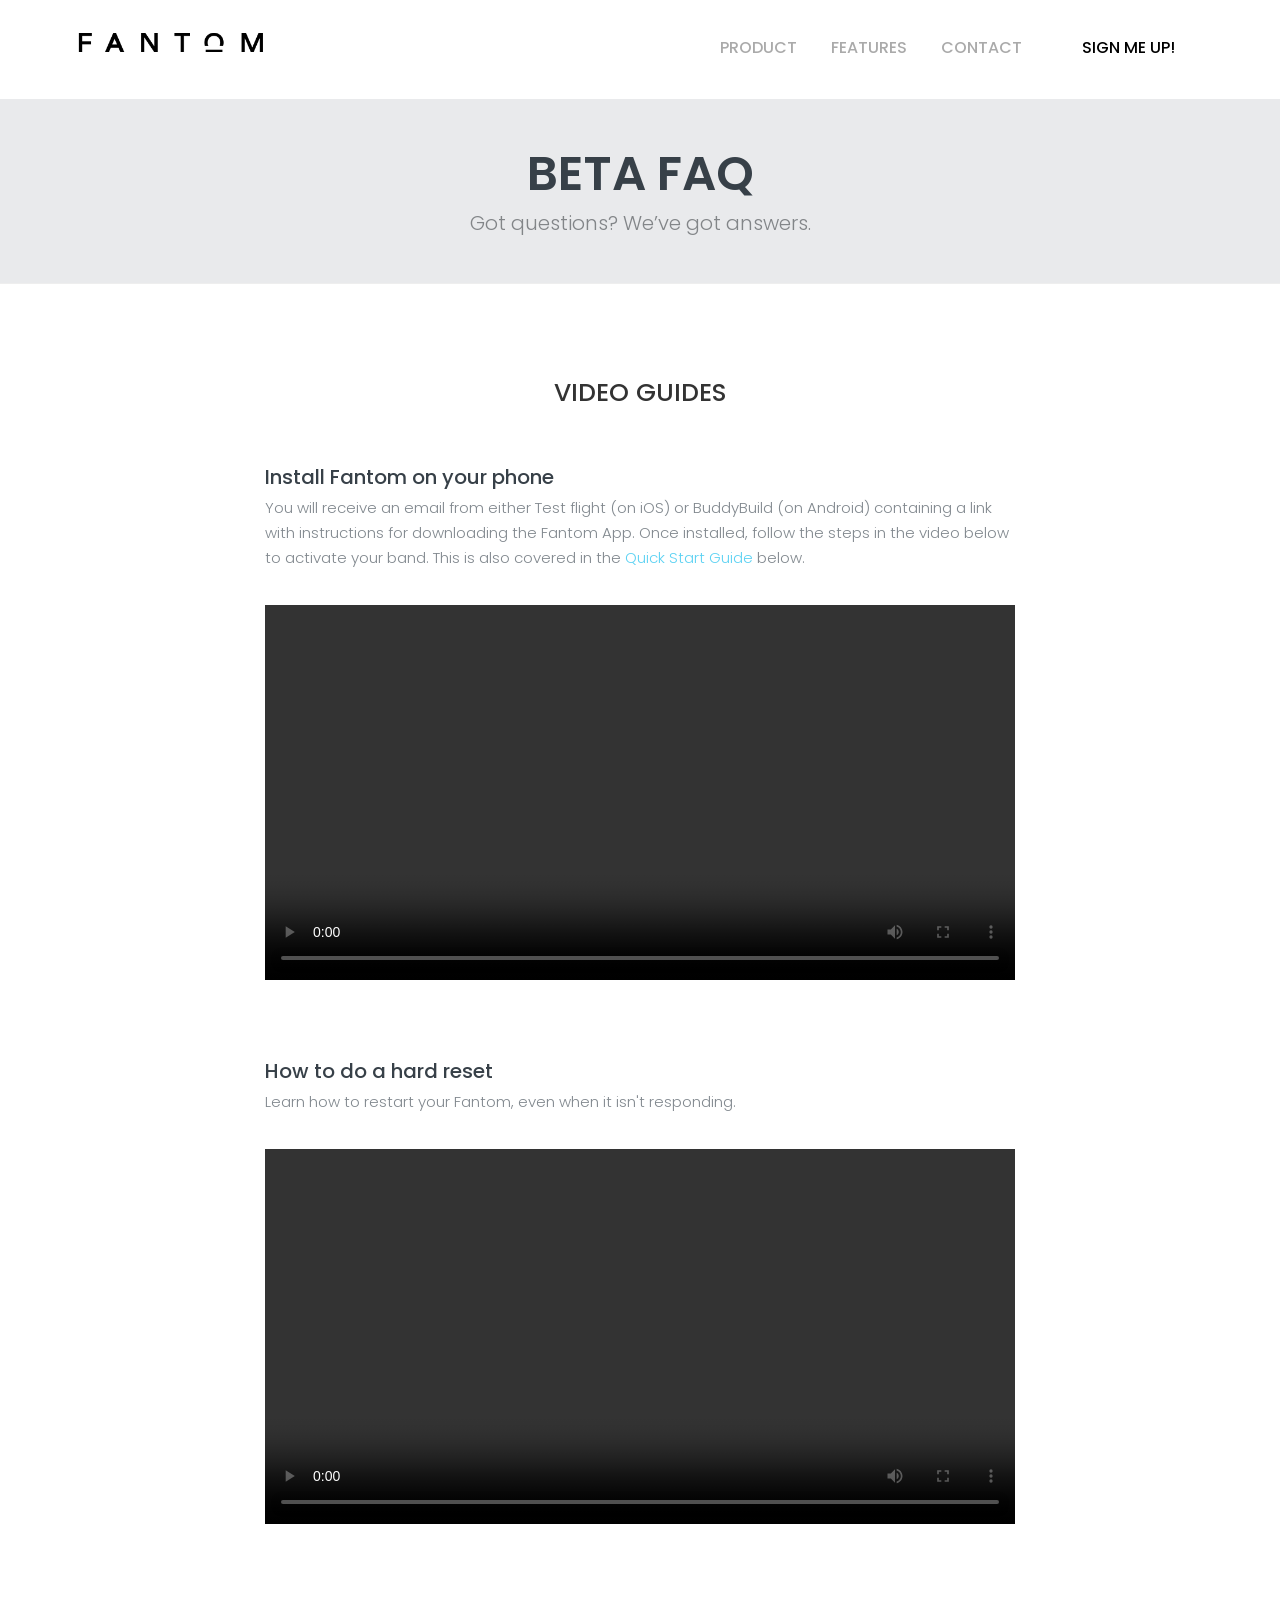
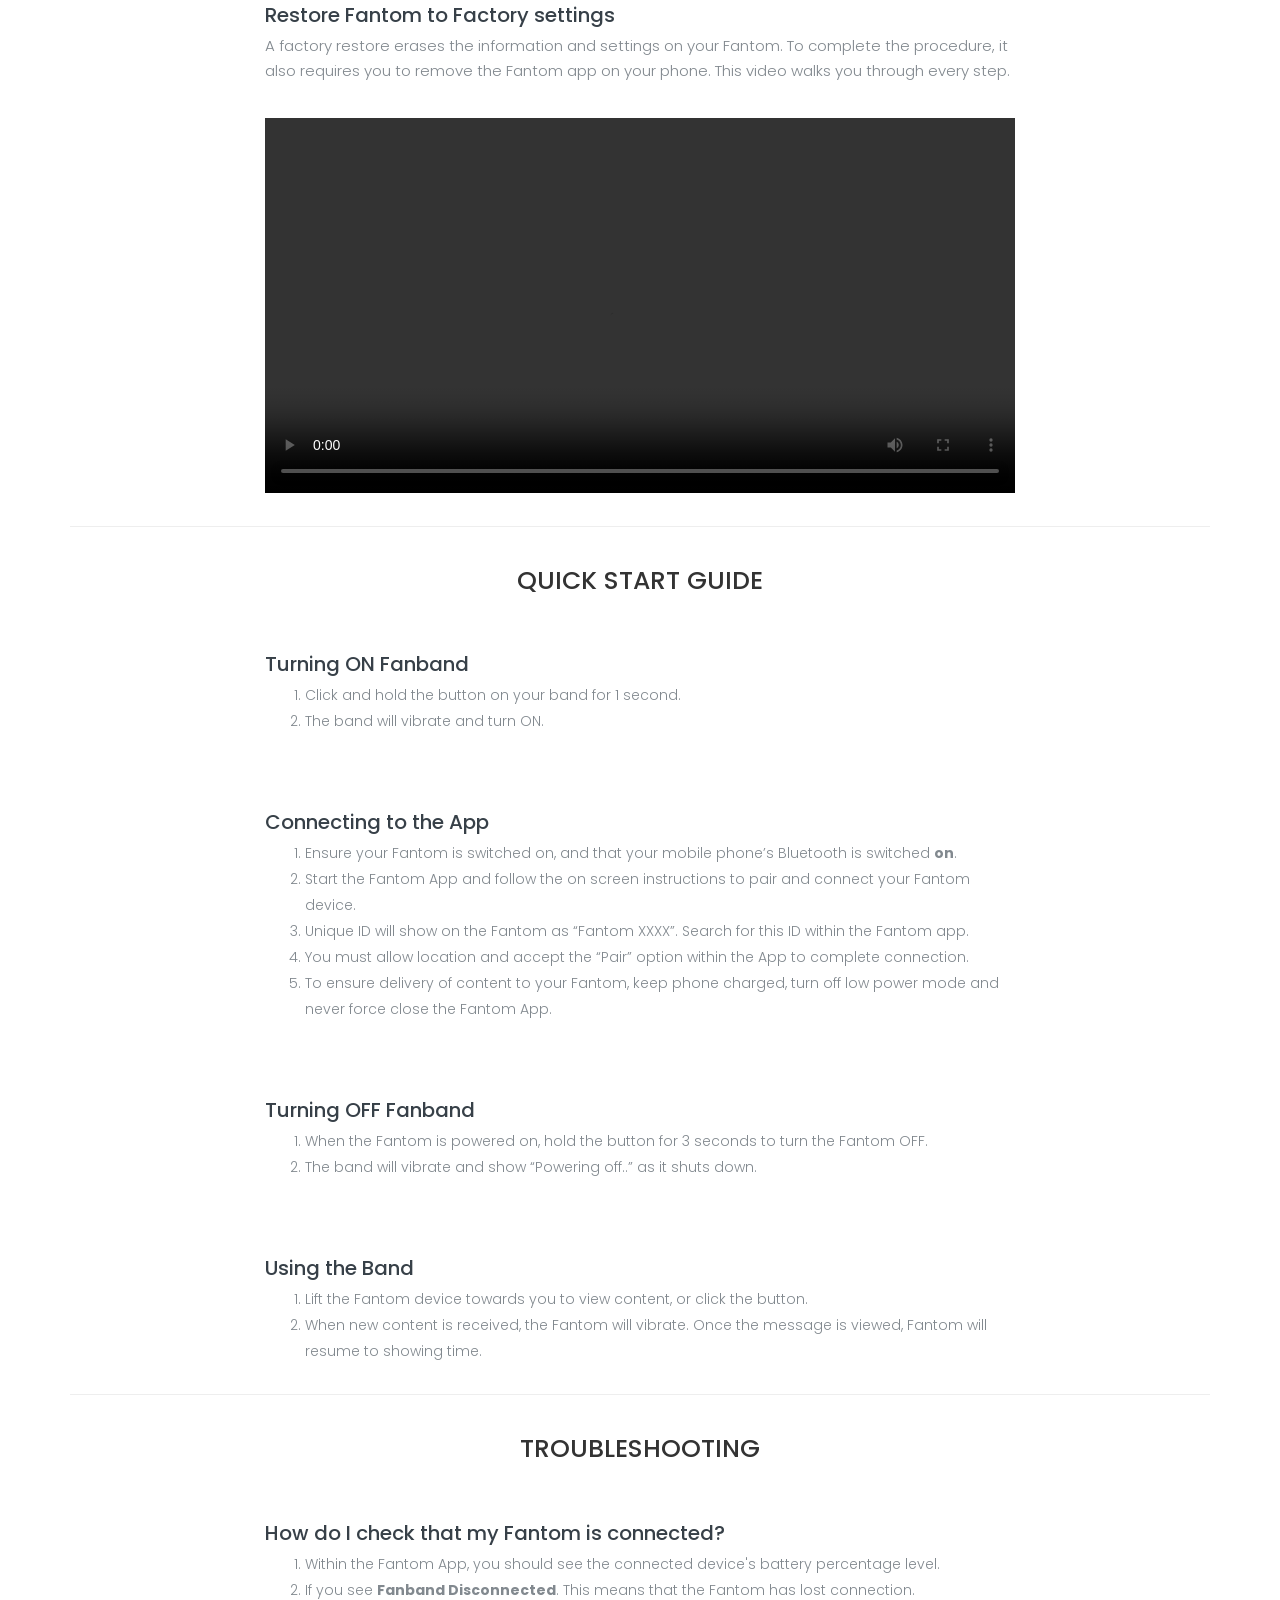
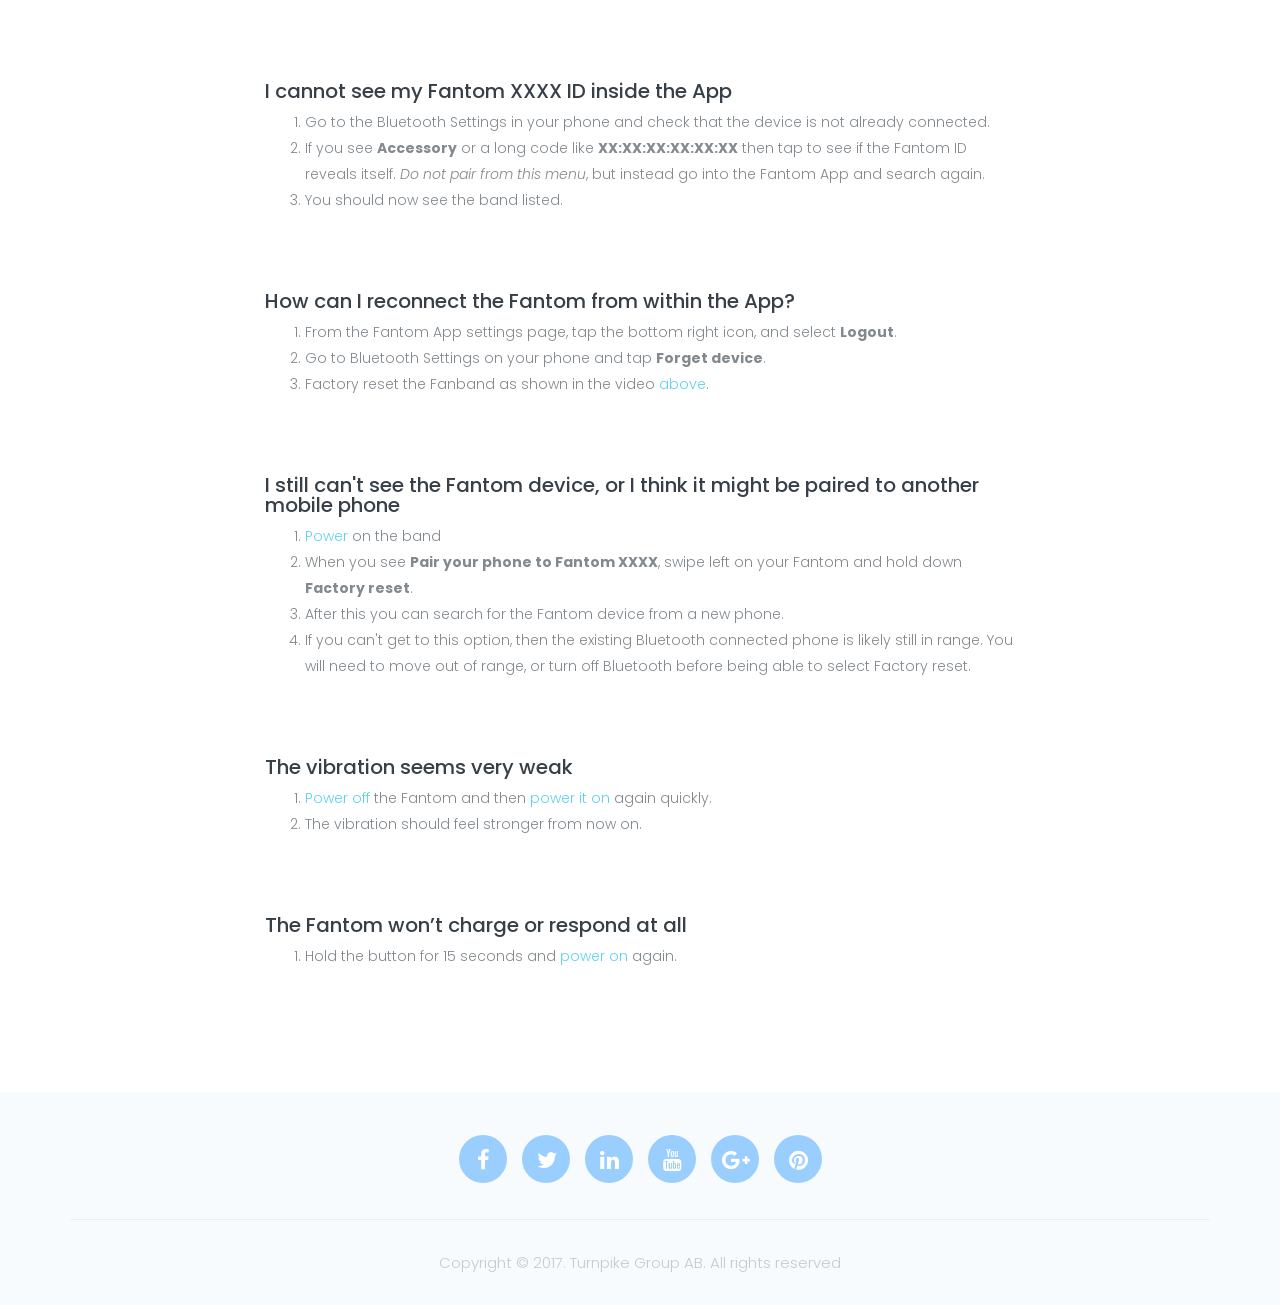
<file: faq.html>
<!DOCTYPE html>
<html lang="en">
<!--

Page    : FAQ
Version : 1.0
Author  : Surjith S M
URI     : http://themeforest.net/user/surjithctly

Copyright © All rights Reserved
Surjith S M / @surjithctly

-->

<head>
    <meta charset="utf-8">
    <meta http-equiv="X-UA-Compatible" content="IE=edge">
    <meta name="viewport" content="width=device-width, initial-scale=1">

    <!--========== Page Ttile ==========-->
    <title>Fantom FAQ Beta</title>

    <!-- Google Font -->
    <link href='https://fonts.googleapis.com/css?family=Poppins:400,300,500,600,700' rel='stylesheet' type='text/css'>

    <!-- CSS Plugin Files -->
    <link href="css/lib/bootstrap.min.css" rel="stylesheet">
    <link href="css/plugins/font-awesome.min.css" rel="stylesheet">
    <link href="css/plugins/lineicons.css" rel="stylesheet">
    <link href="vendors/magnific-popup/magnific-popup.css" rel="stylesheet">
    <link href="vendors/bootstrap-touchspin/jquery.bootstrap-touchspin.min.css" rel="stylesheet">
    <link href="vendors/bootstrap-select/css/bootstrap-select.min.css" rel="stylesheet">
    <link href="vendors/owl-carousel/assets/owl.carousel.css" rel="stylesheet">
    <link href="css/plugins/animate.css" rel="stylesheet">

    <!-- Preloader -->
    <link href="css/plugins/preloader.css" rel="stylesheet">

    <!--========== Main Styles==========-->
    <link href="css/style.css" rel="stylesheet">

    <!-- Theme CSS (For Available Color Options, See Documentation ) -->
    <link href="css/themes/blue-orange.css" rel="stylesheet">

    <!--========== HTML5 shim and Respond.js (Required) ==========-->
    <!--[if lt IE 9]>
    <script src="js/lib/html5shiv.min.js"></script>
    <script src="js/lib/respond.min.js"></script>
    <![endif]-->

</head>

<body data-scroll-animation="false">

    <!--==========Preloader==========-->
    <div id="loading">
        <div id="loading-center">
            <div id="loading-center-absolute">
                <div class="object" id="object_four"></div>
                <div class="object" id="object_three"></div>
                <div class="object" id="object_two"></div>
                <div class="object" id="object_one"></div>
            </div>
        </div>
    </div>

    <!--==========Header==========-->
    <header class="row" id="header">
        <nav class="navbar navbar-default navbar-fixed-top">
            <div class="container">
                <!--========== Brand and toggle get grouped for better mobile display ==========-->
                <div class="navbar-header">
                    <a class="navbar-brand" href="index.html"><img src="images/logo.png" alt=""></a>
                    <button type="button" class="navbar-toggle collapsed" data-toggle="collapse" data-target="#main-navbar" aria-expanded="false">
                        <span class="sr-only">Toggle navigation</span>
                        <span class="icon-bar"></span>
                        <span class="icon-bar"></span>
                        <span class="icon-bar"></span>
                    </button>
                </div>

                <!--========== Collect the nav links, forms, and other content for toggling ==========-->
                <div class="collapse navbar-collapse" id="main-navbar">
                    <a href="index.html#signup" class=" btn btn-warning pull-right hidden-sm hidden-xs">Sign me up!</a>
                    <ul class="nav navbar-nav navbar-right">
                        <li><a href="index.html#products">product</a></li>
                        <li><a href="index.html#features">features</a></li>
                        <li><a href="index.html#contact">contact</a></li>
                    </ul>
                </div>
                <!--========== /.navbar-collapse ==========-->
            </div>
            <!--========== /.container-fluid ==========-->
        </nav>
    </header>

    <!--==========Page Header==========-->
    <section class="row page-header">
        <div class="container">
            <div class="row">
                <h2>Beta FAQ</h2>
                <h4>Got questions? We’ve got answers.</h4>
            </div>
        </div>
    </section>

    <!--========== FAQ Content ==========-->
    <section class="row blog-section">
        <div class="container ">



            <!-- FAQ ONE COLUMN -->
            <div class="row section-header wow fadeInUp">
              <div class="col-sm-8 col-md-offset-2">
                <h3>Video guides</h3>
              </div>
            </div>

            <div class="row ">
              <div class="col-sm-8 col-md-offset-2 faq  wow fadeInUp">
                <h4 id="install">Install Fantom on your phone</h4>

                  <p>You will receive an email from either Test flight (on iOS) or BuddyBuild (on Android) containing a link with instructions for downloading the Fantom App. Once installed, follow the steps in the video below to activate your band. This is also covered in the <a href="#quickguide">Quick Start Guide</a> below.</p>

                    <video width="100%"  controls>
                        <source src="videos/google-sign-in.mp4" type="video/mp4">
                          Your browser does not support the video tag.
                    </video>

              </div>





              <!-- FAQ ONE COLUMN -->


              <div class="col-sm-8 col-md-offset-2 faq  wow fadeInUp">
                  <h4 id="hardreset">How to do a hard reset</h4>

                    <p> Learn how to restart your Fantom, even when it isn't responding.</p>
                      <video width="100%"  controls>
                          <source src="videos/hard-reset.mp4" type="video/mp4">
                            Your browser does not support the video tag.
                          </video>

              </div>

            <!-- // End -->



            <!-- FAQ ONE COLUMN -->

          <div id="factoryreset" class="col-sm-8 col-md-offset-2 faq  wow fadeInUp">
                <h4 >Restore Fantom to Factory settings </h4>

                  <p> A factory restore erases the information and settings on your Fantom. To complete the procedure, it also requires you to remove the Fantom app on your phone. This video walks you through every step. </p>

                    <video width="100%"  controls>
                        <source src="videos/factory-reset.mp4" type="video/mp4">
                          Your browser does not support the video tag.
                        </video>

            </div>
          </div>

          <!-- // End -->

<hr>

            <div id="quickguide" class="row section-header wow fadeInUp">
              <div class="col-sm-8 col-md-offset-2">
              <h3>Quick start guide</h3>
              </div>
            </div>
            <div class="row">
                <!--==========Faq==========-->
                <div class="col-sm-8 col-md-offset-2 faq  wow fadeInUp">
                    <h4 id="turnon">Turning ON Fanband</h4>
                    <ol>
                      <li>Click and hold the button on your band for 1 second.</li>
                      <li>The band will vibrate and turn ON.</li>
                    </ol>
                </div>
                <!--==========Faq==========-->
                <div class="col-sm-8 col-md-offset-2 faq  wow fadeInUp">
                    <h4 id="connectapp">Connecting to the App</h4>
                    <ol>
                      <li>Ensure your Fantom is switched on, and that your mobile phone’s Bluetooth is switched <strong>on</strong>.</li>
                      <li>Start the Fantom App and follow the on screen instructions to pair and connect your Fantom device.</li>
                      <li>Unique ID will show on the Fantom as “Fantom XXXX”. Search for this ID within the Fantom app.</li>
                      <li>You must allow location and accept the “Pair” option within the App to complete connection.</li>
                      <li>To ensure delivery of content to your Fantom, keep phone charged, turn off low power mode and never force close the Fantom App.</li>


                    </ol>

                </div>
                <!--==========Faq==========-->
                <div class="col-sm-8 col-md-offset-2 faq  wow fadeInUp" data-wow-delay="0.3s">
                    <h4 id="turnoff">Turning OFF Fanband</h4>
                    <ol>
                      <li>When the Fantom is powered on, hold the button for 3 seconds to turn the Fantom OFF.</li>
                      <li>The band will vibrate and show “Powering off..” as it shuts down.</li>
                    </ol>
                </div>

                <!--==========Faq==========-->
                <div class="col-sm-8 col-md-offset-2 faq  wow fadeInUp" data-wow-delay="0.3s">
                    <h4>Using the Band</h4>
                    <ol>
                      <li>Lift the Fantom device towards you to view content, or click the button.</li>
                      <li>When new content is received, the Fantom will vibrate. Once the message is viewed, Fantom will resume to showing time.</li>
                    </ol>
                </div>

            </div>
            <!-- // End -->

            <hr>

            <div class="row section-header wow fadeInUp">
              <div class="col-sm-8 col-md-offset-2">
              <h3>Troubleshooting</h3>
              </div>
            </div>
            <div class="row">
                <!--==========Faq==========-->
                <div class="col-sm-8 col-md-offset-2 faq  wow fadeInUp">
                    <h4>How do I check that my Fantom is connected?</h4>
                    <ol>
                      <li>Within the Fantom App, you should see the connected device's battery percentage level.</li>
                      <li>If you see <strong>Fanband Disconnected</strong>. This means that the Fantom has lost connection.</li>
                    </ol>
                </div>
                <!--==========Faq==========-->
                <div class="col-sm-8 col-md-offset-2 faq  wow fadeInUp">
                    <h4>I cannot see my Fantom XXXX ID inside the App</h4>
                    <ol>
                      <li>Go to the Bluetooth Settings in your phone and check that the device is not already connected.</li>
                      <li>If you see <strong>Accessory</strong> or a long code like <strong>XX:XX:XX:XX:XX:XX</strong> then tap to see if the Fantom ID reveals itself. <em>Do not pair from this menu</em>, but instead go into the Fantom App and search again.</li>
                      <li>You should now see the band listed.</li>
                    </ol>

                </div>
                <!--==========Faq==========-->
                <div class="col-sm-8 col-md-offset-2 faq wow fadeInUp" data-wow-delay="0.3s">
                    <h4>How can I reconnect the Fantom from within the App?</h4>
                    <ol>
                      <li>From the Fantom App settings page, tap the bottom right icon, and select <strong>Logout</strong>.</li>
                      <li>Go to Bluetooth Settings on your phone and tap <strong>Forget device</strong>.</li>
                      <li>Factory reset the Fanband as shown in the video <a href="#factoryreset">above</a>.</li>
                    </ol>
                </div>

                <!--==========Faq==========-->
                <div class="col-sm-8 col-md-offset-2 faq  wow fadeInUp" data-wow-delay="0.3s">
                    <h4>I still can't see the Fantom device, or I think it might be paired to another mobile phone</h4>
                    <ol>
                      <li><a href="#turnon">Power</a> on the band</li>
                      <li>When you see <strong>Pair your phone to Fantom XXXX</strong>, swipe left on your Fantom and hold down <strong>Factory reset</strong>.</li>
                      <li>After this you can search for the Fantom device from a new phone.</li>
                      <li>If you can't get to this option, then the existing Bluetooth connected phone is likely still in range. You will need to move out of range, or turn off Bluetooth before being able to select Factory reset.</li>
                    </ol>
                </div>

                <div class="col-sm-8 col-md-offset-2 faq  wow fadeInUp" data-wow-delay="0.3s">
                    <h4>The vibration seems very weak</h4>
                    <ol>
                      <li><a href="#turnoff">Power off</a> the Fantom and then <a href="#turnon">power it on</a> again quickly.</li>
                      <li>The vibration should feel stronger from now on.</li>
                    </ol>
                </div>

                <div class="col-sm-8 col-md-offset-2 faq  wow fadeInUp" data-wow-delay="0.3s">
                    <h4>The Fantom won’t charge or respond at all</h4>
                    <ol>
                      <li>Hold the button for 15 seconds and <a href="#turnon"> power on</a> again.</li>
                    </ol>
                </div>

            </div>
            <!-- // End -->





        </div>
    </section>

    <!--==========Footer==========-->
    <footer class="row">
        <div class="container">
            <div class="row m0 social-links">
                <ul class="nav">
                    <li class="wow fadeInUp"><a href="#"><i class="fa fa-facebook"></i></a></li>
                    <li class="wow fadeInUp" data-wow-delay="0.1s"><a href="#"><i class="fa fa-twitter"></i></a></li>
                    <li class="wow fadeInUp" data-wow-delay="0.2s"><a href="#"><i class="fa fa-linkedin"></i></a></li>
                    <li class="wow fadeInUp" data-wow-delay="0.3s"><a href="#"><i class="fa fa-youtube"></i></a></li>
                    <li class="wow fadeInUp" data-wow-delay="0.4s"><a href="#"><i class="fa fa-google-plus"></i></a></li>
                    <li class="wow fadeInUp" data-wow-delay="0.5s"><a href="#"><i class="fa fa-pinterest"></i></a></li>
                </ul>
            </div>
            <div class="row m0 menu-rights">
                
                <p>Copyright © 2017. Turnpike Group AB.
                    <br class="small-divide"> All rights reserved</p>
            </div>
        </div>
    </footer>



    <!--========== Javascript Files ==========-->

    <!-- jQuery Latest -->
    <script src="js/lib/jquery-2.2.0.min.js"></script>

    <!-- Bootstrap JS -->
    <script src="js/lib/bootstrap.min.js"></script>

    <!-- Plugins -->
    <script src="vendors/owl-carousel/owl.carousel.js"></script>
    <script src="vendors/magnific-popup/jquery.magnific-popup.min.js"></script>
    <script src="vendors/bootstrap-touchspin/jquery.bootstrap-touchspin.min.js"></script>
    <script src="vendors/bootstrap-select/js/bootstrap-select.min.js"></script>
    <script src="js/plugins/wow.min.js"></script>

    <!-- Main JS -->
    <script src="js/main.js"></script>
</body>

</html>
</file>
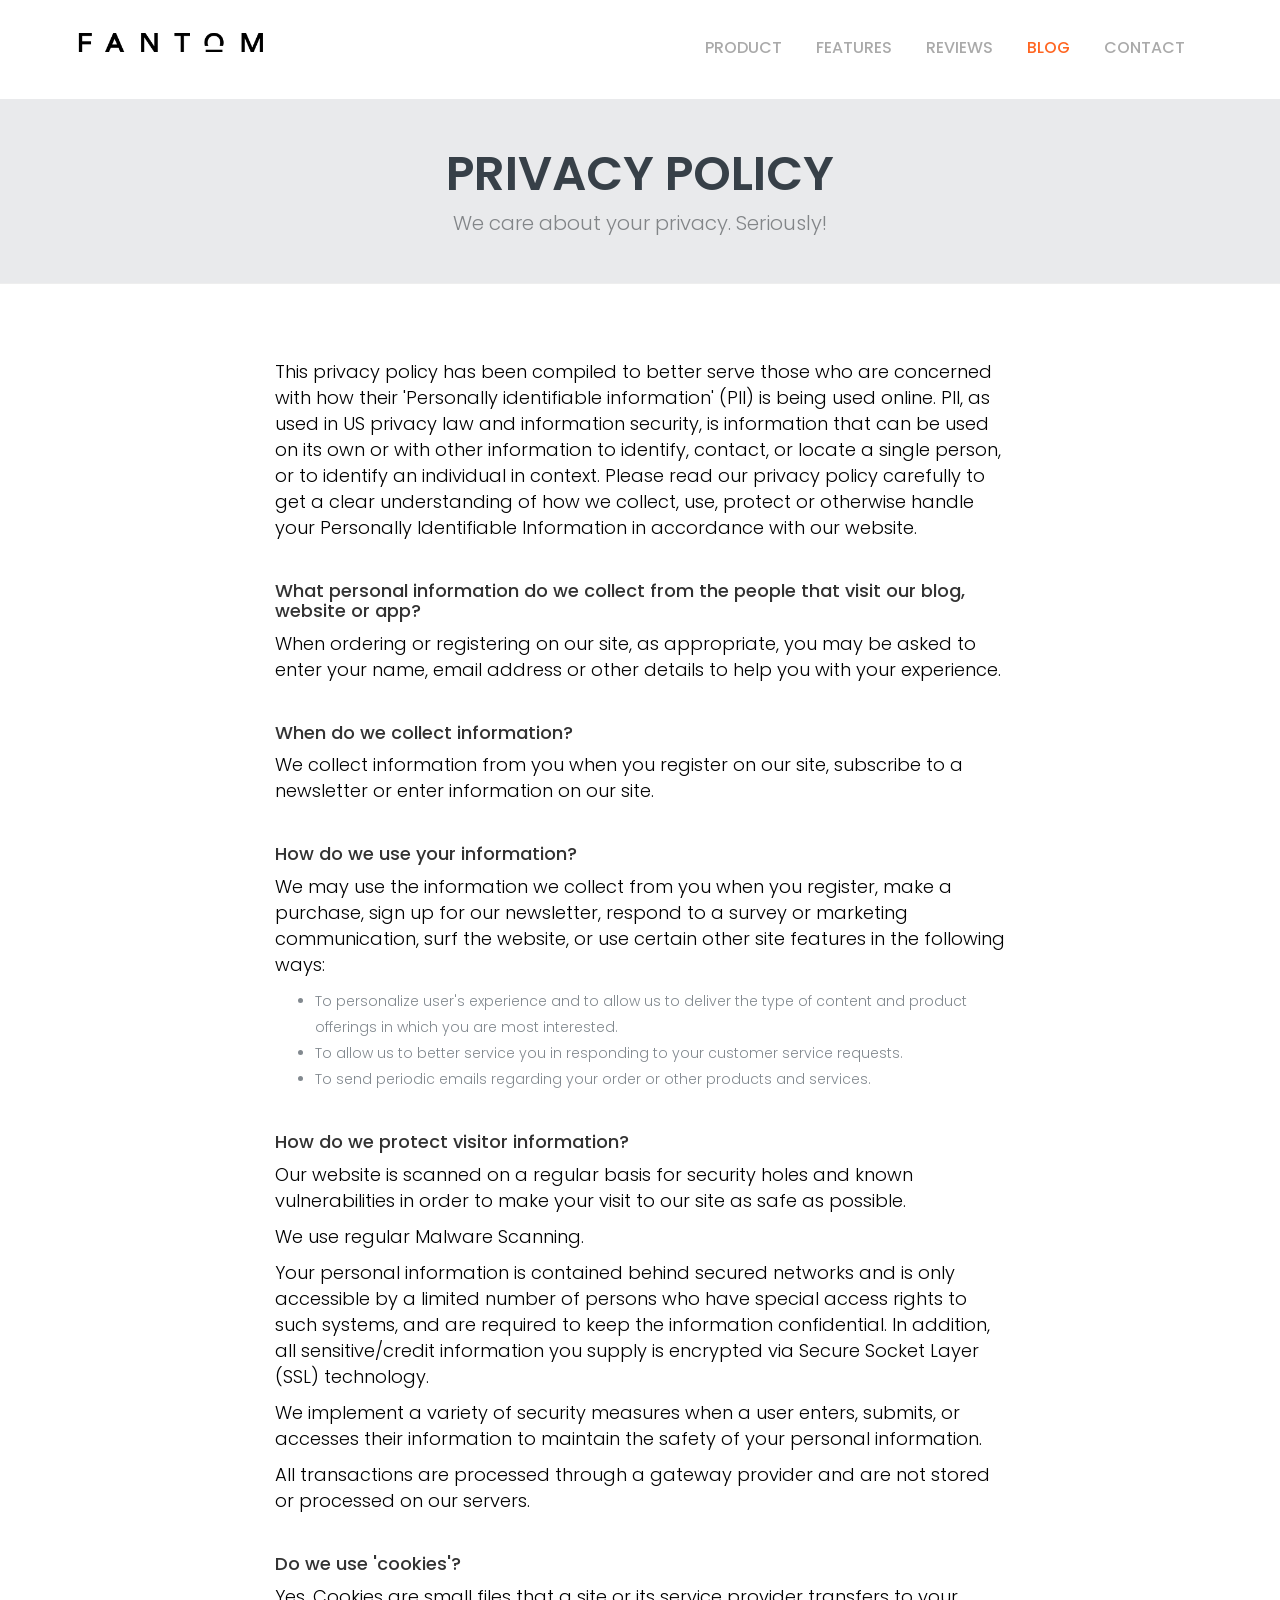
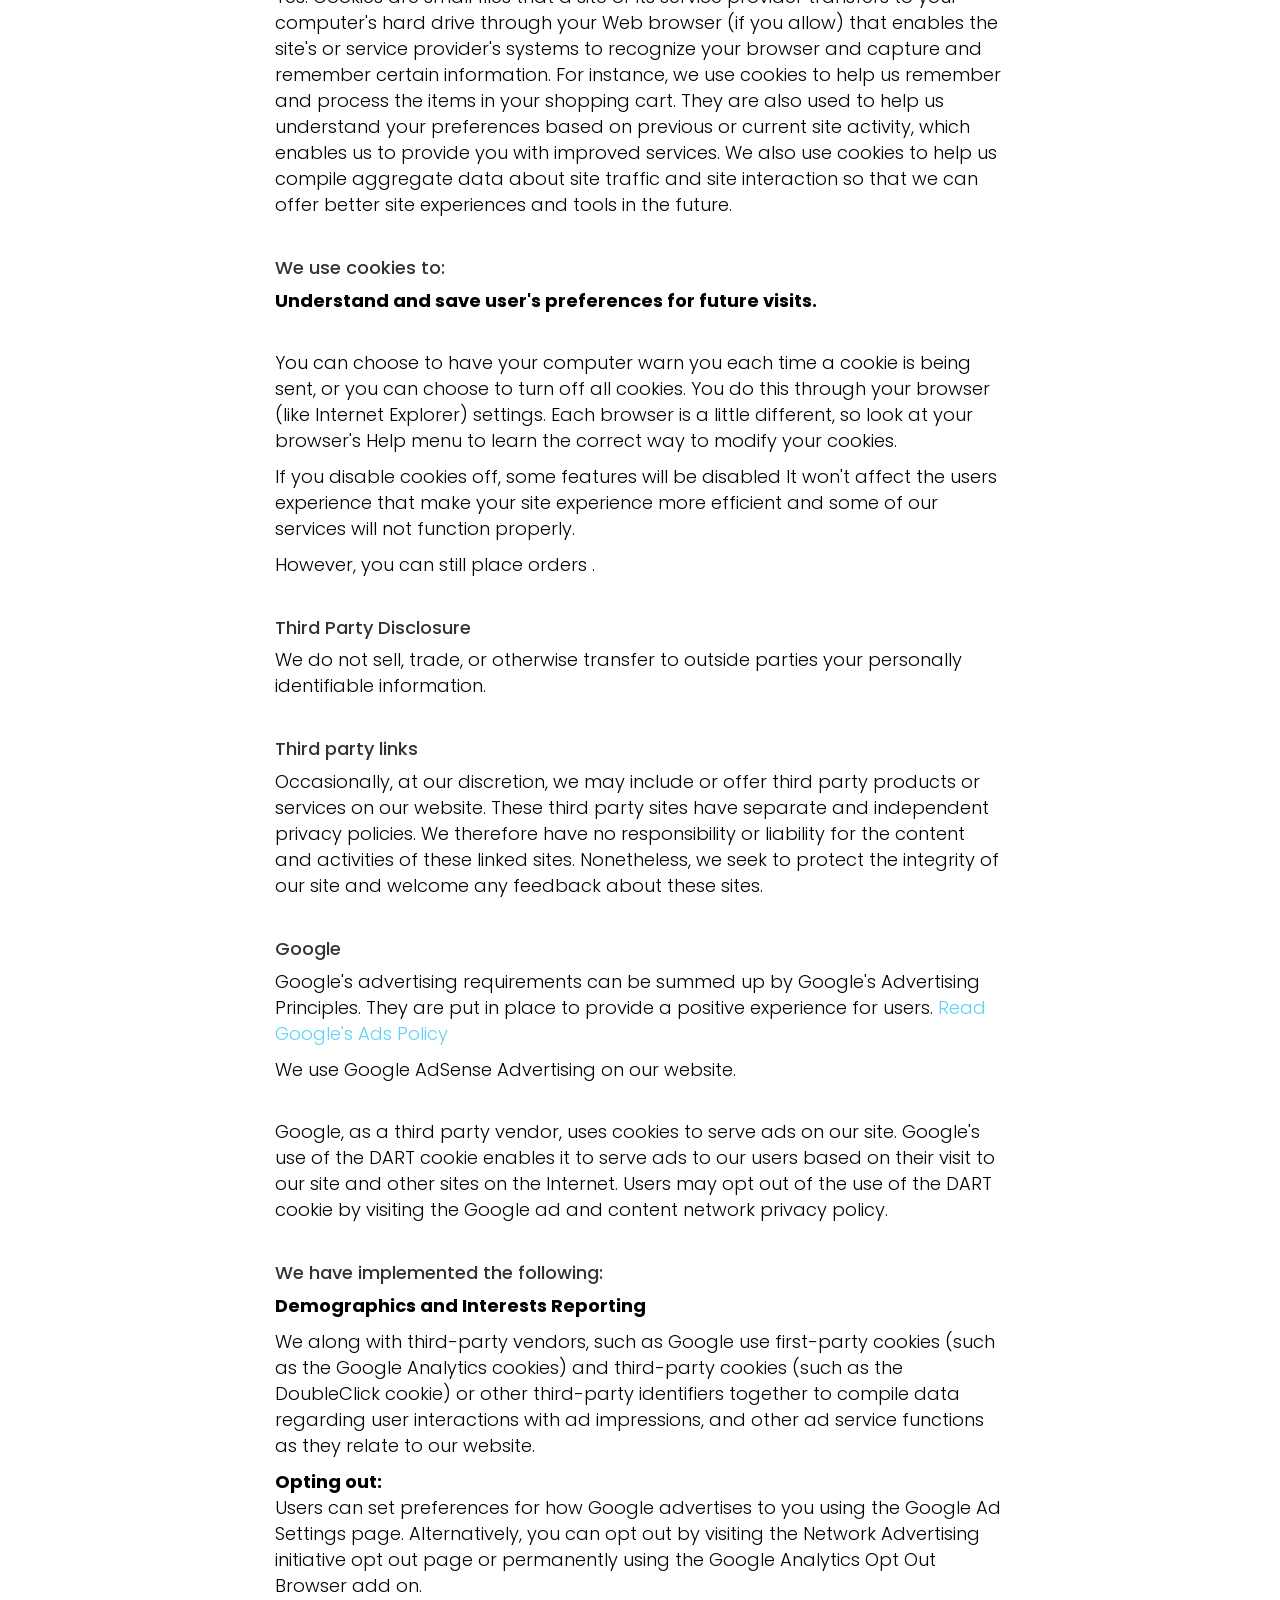
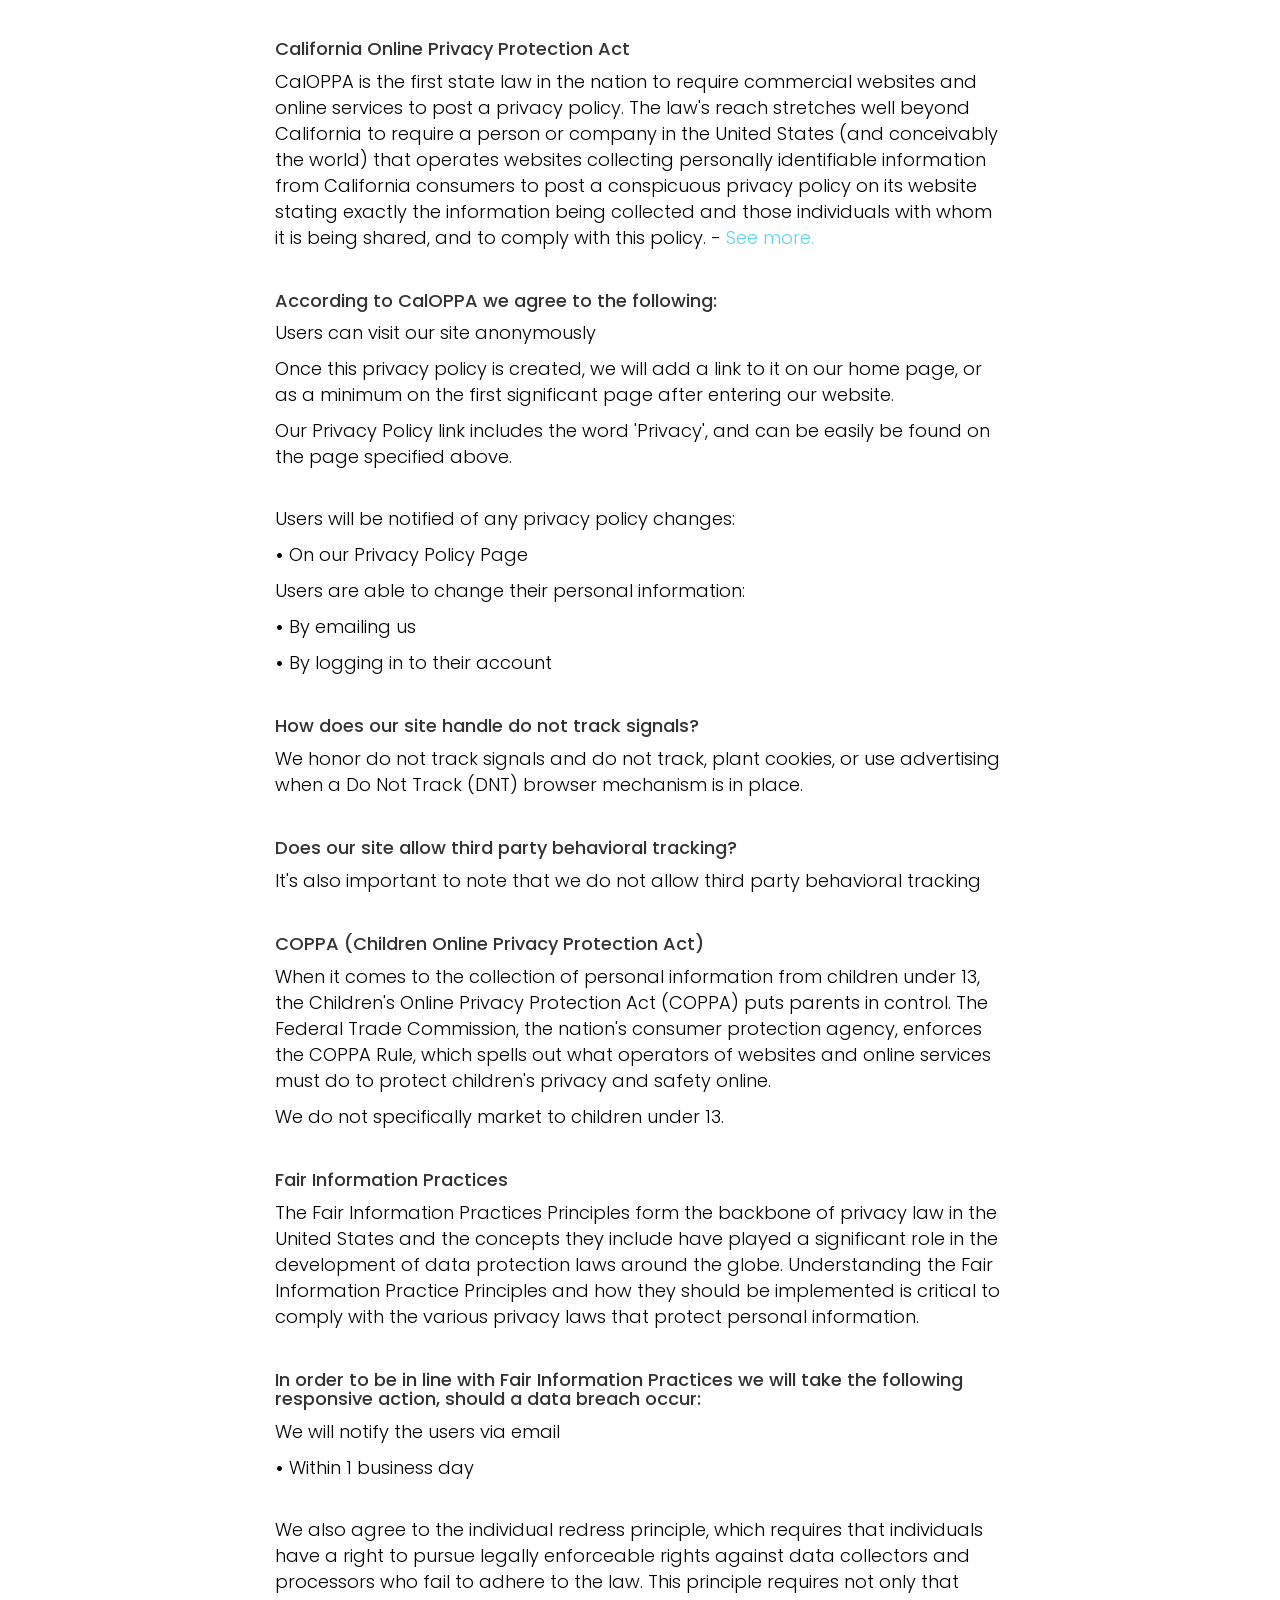
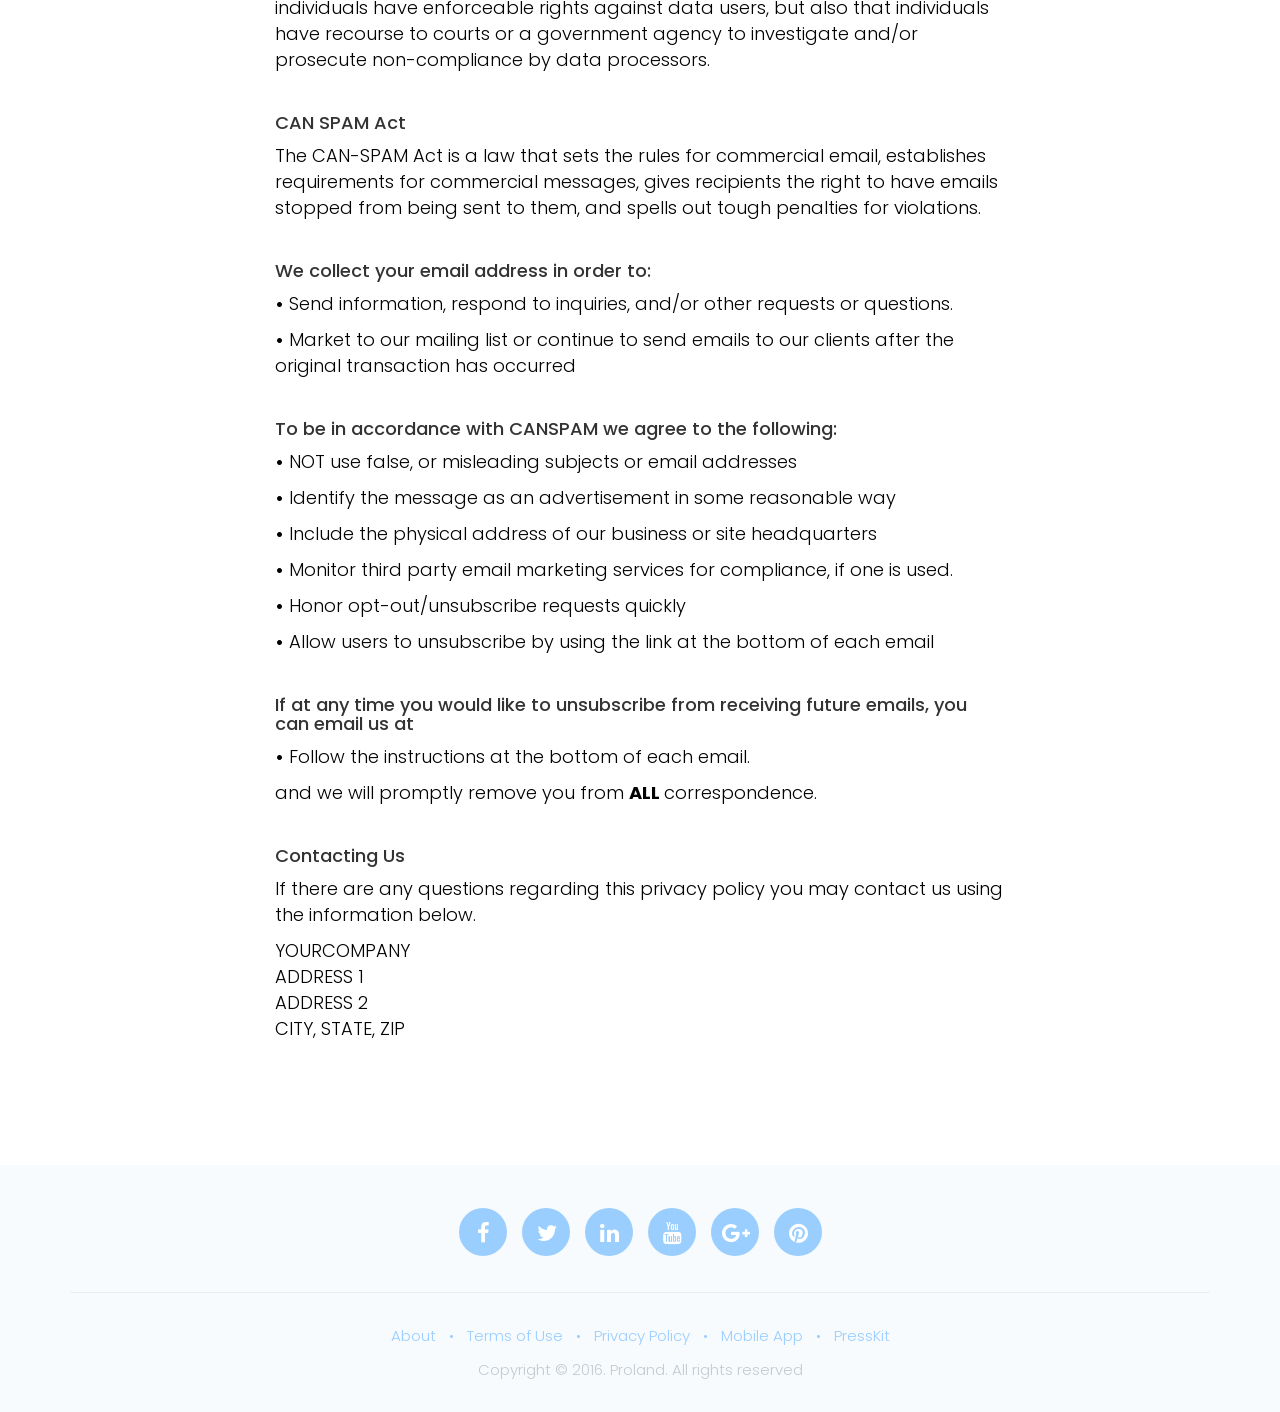
<file: privacy-policy.html>
<!DOCTYPE html>
<html lang="en">
<!--

Page    : Shortcodes
Version : 1.0
Author  : Surjith S M
URI     : http://themeforest.net/user/surjithctly

Copyright © All rights Reserved
Surjith S M / @surjithctly

-->

<head>
    <meta charset="utf-8">
    <meta http-equiv="X-UA-Compatible" content="IE=edge">
    <meta name="viewport" content="width=device-width, initial-scale=1">

    <!--========== Page Ttile ==========-->
    <title>ProLand - Product Landing Page Template</title>

    <!-- Google Font -->
    <link href='https://fonts.googleapis.com/css?family=Poppins:400,300,500,600,700' rel='stylesheet' type='text/css'>

    <!-- CSS Plugin Files -->
    <link href="css/lib/bootstrap.min.css" rel="stylesheet">
    <link href="css/plugins/font-awesome.min.css" rel="stylesheet">
    <link href="css/plugins/lineicons.css" rel="stylesheet">
    <link href="vendors/magnific-popup/magnific-popup.css" rel="stylesheet">
    <link href="vendors/bootstrap-touchspin/jquery.bootstrap-touchspin.min.css" rel="stylesheet">
    <link href="vendors/bootstrap-select/css/bootstrap-select.min.css" rel="stylesheet">
    <link href="vendors/owl-carousel/assets/owl.carousel.css" rel="stylesheet">
    <link href="css/plugins/animate.css" rel="stylesheet">

    <!-- Preloader -->
    <link href="css/plugins/preloader.css" rel="stylesheet">

    <!--========== Main Styles==========-->
    <link href="css/style.css" rel="stylesheet">

    <!-- Theme CSS (For Available Color Options, See Documentation ) -->
    <link href="css/themes/blue-orange.css" rel="stylesheet">

    <!--========== HTML5 shim and Respond.js (Required) ==========-->
    <!--[if lt IE 9]>
    <script src="js/lib/html5shiv.min.js"></script>
    <script src="js/lib/respond.min.js"></script>
    <![endif]-->

</head>

<body data-scroll-animation="false">

    <!--==========Preloader==========-->
    <div id="loading">
        <div id="loading-center">
            <div id="loading-center-absolute">
                <div class="object" id="object_four"></div>
                <div class="object" id="object_three"></div>
                <div class="object" id="object_two"></div>
                <div class="object" id="object_one"></div>
            </div>
        </div>
    </div>

    <!--==========Header==========-->
    <header class="row" id="header">
        <nav class="navbar navbar-default navbar-fixed-top">
            <div class="container">
                <!--========== Brand and toggle get grouped for better mobile display ==========-->
                <div class="navbar-header">
                    <a class="navbar-brand" href="index.html"><img src="images/logo.png" alt=""></a>
                    <button type="button" class="navbar-toggle collapsed" data-toggle="collapse" data-target="#main-navbar" aria-expanded="false">
                        <span class="sr-only">Toggle navigation</span>
                        <span class="icon-bar"></span>
                        <span class="icon-bar"></span>
                        <span class="icon-bar"></span>
                    </button>
                </div>

                <!--========== Collect the nav links, forms, and other content for toggling ==========-->
                <div class="collapse navbar-collapse" id="main-navbar">

                    <ul class="nav navbar-nav navbar-right">
                        <li><a href="index.html">product</a></li>
                        <li><a href="../#features">features</a></li>
                        <li><a href="../#reviews">reviews</a></li>
                        <li class="active"><a href="blog.html">blog</a></li>
                        <li><a href="../#contact">contact</a></li>
                    </ul>
                </div>
                <!--========== /.navbar-collapse ==========-->
            </div>
            <!--========== /.container-fluid ==========-->
        </nav>
    </header>

    <!--==========Page Header==========-->
    <section class="row page-header">
        <div class="container">
            <div class="row">
                <h2>Privacy Policy</h2>
                <h4>We care about your privacy. Seriously!</h4>
            </div>
        </div>
    </section>

    <!--==========Privacy Policy Section==========-->
    <section class="row blog-section">
        <div class="container">

            <div class="col-md-8 col-md-offset-2">

                <p>This privacy policy has been compiled to better serve those who are concerned with how their 'Personally identifiable information' (PII) is being used online. PII, as used in US privacy law and information security, is information that can be used on its own or with other information to identify, contact, or locate a single person, or to identify an individual in context. Please read our privacy policy carefully to get a clear understanding of how we collect, use, protect or otherwise handle your Personally Identifiable Information in accordance with our website.</p>

                <br>
                <h4>What personal information do we collect from the people that visit our blog, website or app?</h4>

                <p>When ordering or registering on our site, as appropriate, you may be asked to enter your name, email address or other details to help you with your experience.</p>

                <br>
                <h4>When do we collect information?</h4>

                <p>We collect information from you when you register on our site, subscribe to a newsletter or enter information on our site.</p>

                <br>
                <h4>How do we use your information?</h4>

                <p>We may use the information we collect from you when you register, make a purchase, sign up for our newsletter, respond to a survey or marketing communication, surf the website, or use certain other site features in the following ways:

                </p>

                <ul>
                    <li>To personalize user's experience and to allow us to deliver the type of content and product offerings in which you are most interested.</li>

                    <li>To allow us to better service you in responding to your customer service requests.</li>

                    <li>To send periodic emails regarding your order or other products and services.</li>
                </ul>

                <br>
                <h4>How do we protect visitor information?</h4>

                <p>Our website is scanned on a regular basis for security holes and known vulnerabilities in order to make your visit to our site as safe as possible.

                </p>

                <p>We use regular Malware Scanning.

                </p>

                <p>Your personal information is contained behind secured networks and is only accessible by a limited number of persons who have special access rights to such systems, and are required to keep the information confidential. In addition, all sensitive/credit information you supply is encrypted via Secure Socket Layer (SSL) technology.</p>

                <p>We implement a variety of security measures when a user enters, submits, or accesses their information to maintain the safety of your personal information.</p>

                <p>All transactions are processed through a gateway provider and are not stored or processed on our servers.</p>

                <br>
                <h4>Do we use 'cookies'?</h4>

                <p>Yes. Cookies are small files that a site or its service provider transfers to your computer's hard drive through your Web browser (if you allow) that enables the site's or service provider's systems to recognize your browser and capture and remember certain information. For instance, we use cookies to help us remember and process the items in your shopping cart. They are also used to help us understand your preferences based on previous or current site activity, which enables us to provide you with improved services. We also use cookies to help us compile aggregate data about site traffic and site interaction so that we can offer better site experiences and tools in the future.</p>
                <br>
                <h4>We use cookies to:</h4>

                <p><strong> Understand and save user's preferences for future visits.</strong></p>

                <p>
                    <br /> You can choose to have your computer warn you each time a cookie is being sent, or you can choose to turn off all cookies. You do this through your browser (like Internet Explorer) settings. Each browser is a little different, so look at your browser's Help menu to learn the correct way to modify your cookies.</p>

                <p>If you disable cookies off, some features will be disabled It won't affect the users experience that make your site experience more efficient and some of our services will not function properly.</p>

                <p>However, you can still place orders .</p>
                <br>
                <h4>Third Party Disclosure</h4>

                <p>We do not sell, trade, or otherwise transfer to outside parties your personally identifiable information.</p>

                <br>
                <h4>Third party links</h4>

                <p>Occasionally, at our discretion, we may include or offer third party products or services on our website. These third party sites have separate and independent privacy policies. We therefore have no responsibility or liability for the content and activities of these linked sites. Nonetheless, we seek to protect the integrity of our site and welcome any feedback about these sites.</p>

                <br>
                <h4>Google</h4>

                <p>Google's advertising requirements can be summed up by Google's Advertising Principles. They are put in place to provide a positive experience for users. <a href="https://support.google.com/adwordspolicy/answer/1316548?hl=en" target="_blank">Read Google's Ads Policy</a>

                </p>

                <p>We use Google AdSense Advertising on our website.</p>

                <p>
                    <br /> Google, as a third party vendor, uses cookies to serve ads on our site. Google's use of the DART cookie enables it to serve ads to our users based on their visit to our site and other sites on the Internet. Users may opt out of the use of the DART cookie by visiting the Google ad and content network privacy policy.</p>

                <br>

                <h4>We have implemented the following:</h4>

                <p><strong>Demographics and Interests Reporting</strong></p>

                <p>We along with third-party vendors, such as Google use first-party cookies (such as the Google Analytics cookies) and third-party cookies (such as the DoubleClick cookie) or other third-party identifiers together to compile data regarding user interactions with ad impressions, and other ad service functions as they relate to our website.</p>

                <p> <strong>Opting out:</strong>
                    <br /> Users can set preferences for how Google advertises to you using the Google Ad Settings page. Alternatively, you can opt out by visiting the Network Advertising initiative opt out page or permanently using the Google Analytics Opt Out Browser add on.</p>

                <br>
                <h4>California Online Privacy Protection Act</h4>

                <p>CalOPPA is the first state law in the nation to require commercial websites and online services to post a privacy policy. The law's reach stretches well beyond California to require a person or company in the United States (and conceivably the world) that operates websites collecting personally identifiable information from California consumers to post a conspicuous privacy policy on its website stating exactly the information being collected and those individuals with whom it is being shared, and to comply with this policy. - <a href="http://consumercal.org/california-online-privacy-protection-act-caloppa/#sthash.0FdRbT51.dpuf" target="_blank">See more.</a></p>

                <br>

                <h4>According to CalOPPA we agree to the following:</h4>

                <p>Users can visit our site anonymously</p>

                <p>Once this privacy policy is created, we will add a link to it on our home page, or as a minimum on the first significant page after entering our website.</p>

                <p>Our Privacy Policy link includes the word 'Privacy', and can be easily be found on the page specified above.</p>

                <p>
                    <br /> Users will be notified of any privacy policy changes:</p>

                <p><strong>&bull;</strong> On our Privacy Policy Page</p>

                <p>Users are able to change their personal information:</p>

                <p><strong>&bull;</strong> By emailing us</p>

                <p><strong>&bull;</strong> By logging in to their account</p>

                <br>

                <h4>How does our site handle do not track signals?</h4>

                <p>We honor do not track signals and do not track, plant cookies, or use advertising when a Do Not Track (DNT) browser mechanism is in place.</p>
                <br>
                <h4>Does our site allow third party behavioral tracking?</h4>

                <p>It's also important to note that we do not allow third party behavioral tracking</p>

                <br>
                <h4>COPPA (Children Online Privacy Protection Act)</h4>

                <p>When it comes to the collection of personal information from children under 13, the Children's Online Privacy Protection Act (COPPA) puts parents in control. The Federal Trade Commission, the nation's consumer protection agency, enforces the COPPA Rule, which spells out what operators of websites and online services must do to protect children's privacy and safety online.
                    <br />
                </p>

                <p>We do not specifically market to children under 13.</p>

                <br>
                <h4>Fair Information Practices</h4>

                <p>The Fair Information Practices Principles form the backbone of privacy law in the United States and the concepts they include have played a significant role in the development of data protection laws around the globe. Understanding the Fair Information Practice Principles and how they should be implemented is critical to comply with the various privacy laws that protect personal information.
                    <br />
                </p>

                <br>
                <h4>In order to be in line with Fair Information Practices we will take the following responsive action, should a data breach occur:</h4>

                <p>We will notify the users via email</p>

                <p><strong>&bull;</strong> Within 1 business day</p>

                <p>
                    <br /> We also agree to the individual redress principle, which requires that individuals have a right to pursue legally enforceable rights against data collectors and processors who fail to adhere to the law. This principle requires not only that individuals have enforceable rights against data users, but also that individuals have recourse to courts or a government agency to investigate and/or prosecute non-compliance by data processors.</p>

                <br>
                <h4>CAN SPAM Act</h4>

                <p>The CAN-SPAM Act is a law that sets the rules for commercial email, establishes requirements for commercial messages, gives recipients the right to have emails stopped from being sent to them, and spells out tough penalties for violations.

                </p>

                <br>
                <h4>We collect your email address in order to:</h4>

                <p><strong>&bull;</strong> Send information, respond to inquiries, and/or other requests or questions.</p>

                <p><strong>&bull;</strong> Market to our mailing list or continue to send emails to our clients after the original transaction has occurred</p>
                <br>
                <h4>To be in accordance with CANSPAM we agree to the following:</h4>

                <p><strong>&bull;</strong> NOT use false, or misleading subjects or email addresses</p>

                <p><strong>&bull;</strong> Identify the message as an advertisement in some reasonable way</p>

                <p><strong>&bull;</strong> Include the physical address of our business or site headquarters</p>

                <p><strong>&bull;</strong> Monitor third party email marketing services for compliance, if one is used.</p>

                <p><strong>&bull;</strong> Honor opt-out/unsubscribe requests quickly</p>

                <p><strong>&bull;</strong> Allow users to unsubscribe by using the link at the bottom of each email</p>

                <br>

                <h4>If at any time you would like to unsubscribe from receiving future emails, you can email us at</h4>

                <p><strong>&bull;</strong> Follow the instructions at the bottom of each email.</p>

                <p>and we will promptly remove you from <strong> ALL </strong> correspondence.</p>

                <br>
                <h4>Contacting Us</h4>

                <p>If there are any questions regarding this privacy policy you may contact us using the information below.

                </p>

                <p>YOURCOMPANY
                    <br /> ADDRESS 1
                    <br /> ADDRESS 2
                    <br /> CITY, STATE, ZIP</p>

            </div>

            <!-- // End Column -->

        </div>
        <!-- //  end .container -->
    </section>

    <!--==========Footer==========-->
    <footer class="row ">
        <div class="container ">
            <div class="row m0 social-links ">
                <ul class="nav ">
                    <li class="wow fadeInUp "><a href="# "><i class="fa fa-facebook "></i></a></li>
                    <li class="wow fadeInUp " data-wow-delay="0.1s "><a href="# "><i class="fa fa-twitter "></i></a></li>
                    <li class="wow fadeInUp " data-wow-delay="0.2s "><a href="# "><i class="fa fa-linkedin "></i></a></li>
                    <li class="wow fadeInUp " data-wow-delay="0.3s "><a href="# "><i class="fa fa-youtube "></i></a></li>
                    <li class="wow fadeInUp " data-wow-delay="0.4s "><a href="# "><i class="fa fa-google-plus "></i></a></li>
                    <li class="wow fadeInUp " data-wow-delay="0.5s "><a href="# "><i class="fa fa-pinterest "></i></a></li>
                </ul>
            </div>
            <div class="row m0 menu-rights ">
                <ul class="nav footer-menu ">
                    <li><a href="about.html">About</a></li>
                    <li><a href="terms-of-use.html">Terms of Use</a></li>
                    <li><a href="privacy-policy.html">Privacy Policy</a></li>
                    <li><a href="# ">Mobile App</a></li>
                    <li><a href="presskit.zip ">PressKit</a></li>
                </ul>
                <p>Copyright © 2016. Proland.
                    <br class="small-divide "> All rights reserved</p>
            </div>
        </div>
    </footer>

    <!--========== Javascript Files ==========-->

    <!-- jQuery Latest -->
    <script src="js/lib/jquery-2.2.0.min.js "></script>

    <!-- Bootstrap JS -->
    <script src="js/lib/bootstrap.min.js "></script>

    <!-- Plugins -->
    <script src="vendors/owl-carousel/owl.carousel.js "></script>
    <script src="vendors/magnific-popup/jquery.magnific-popup.min.js "></script>
    <script src="vendors/bootstrap-touchspin/jquery.bootstrap-touchspin.min.js "></script>
    <script src="vendors/bootstrap-select/js/bootstrap-select.min.js "></script>
    <script src="js/plugins/wow.min.js "></script>

    <!-- Main JS -->
    <script src="js/main.js "></script>
</body>

</html>
</file>
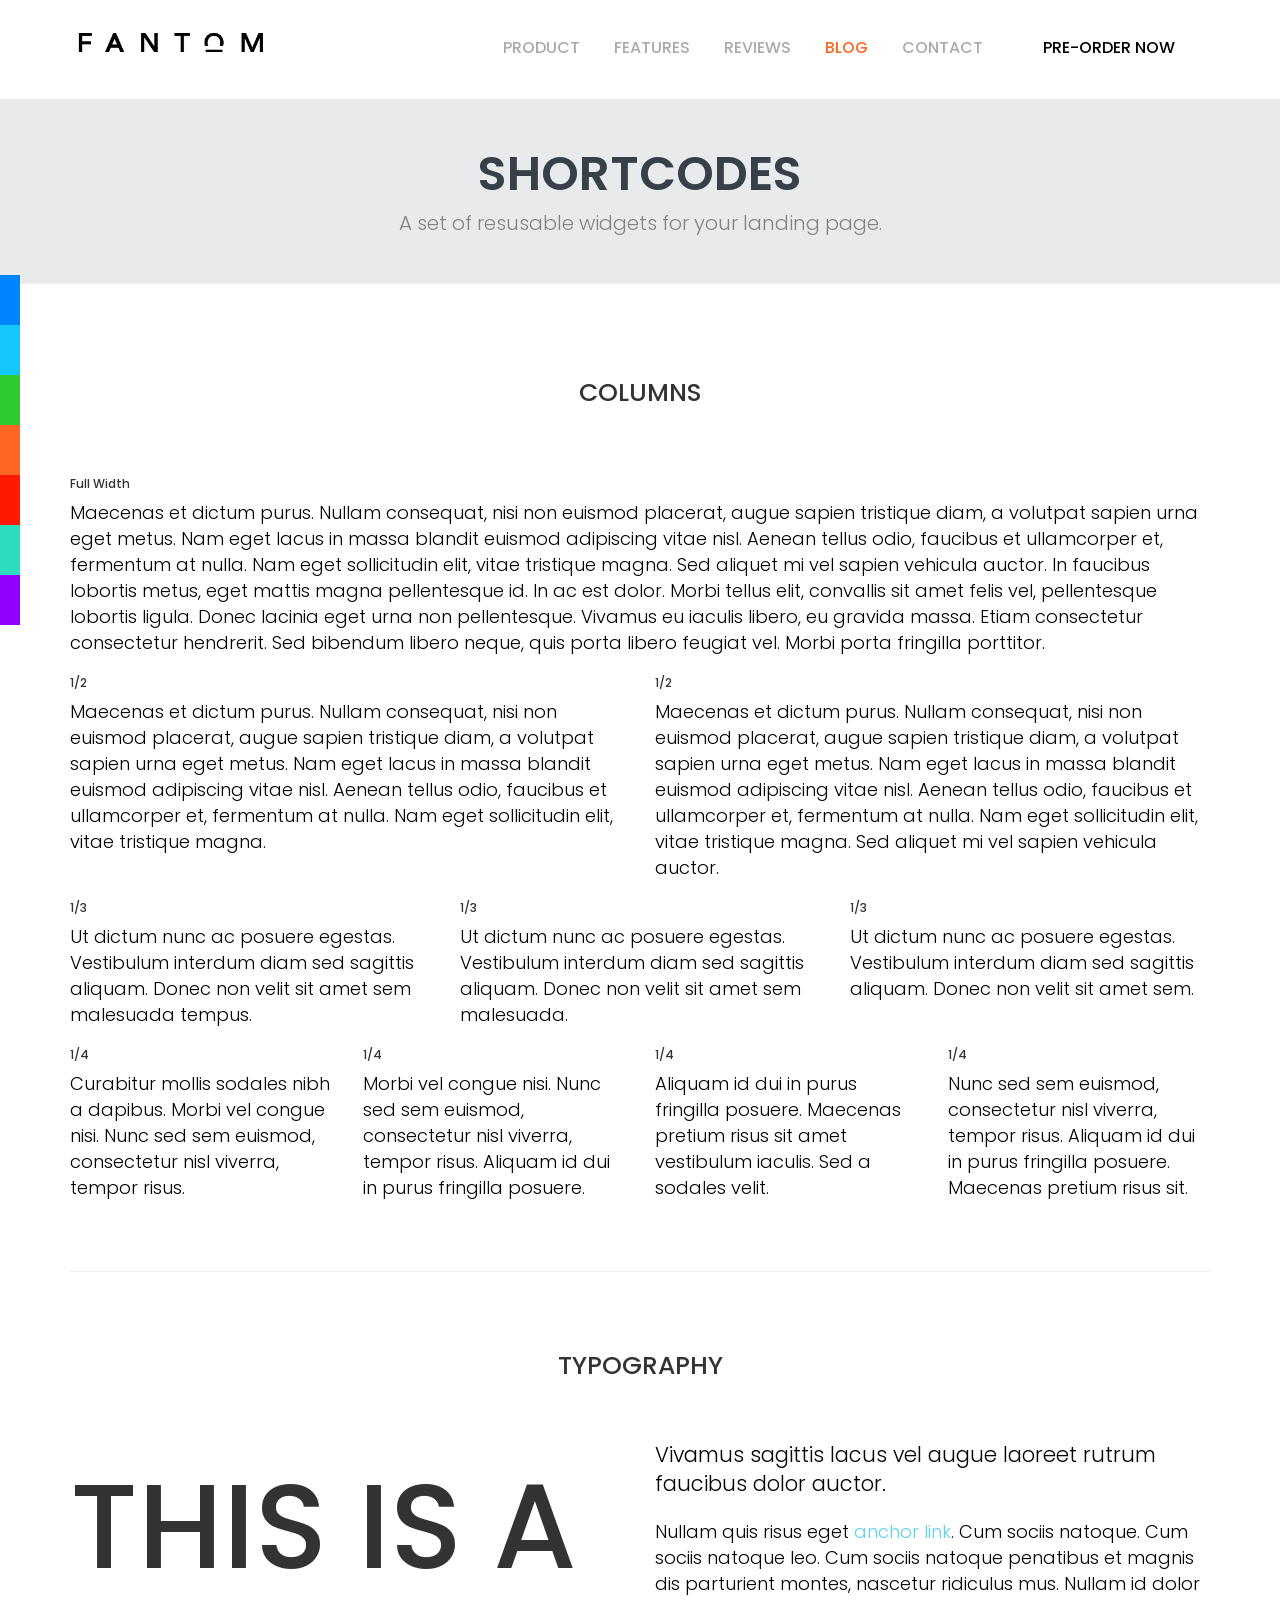
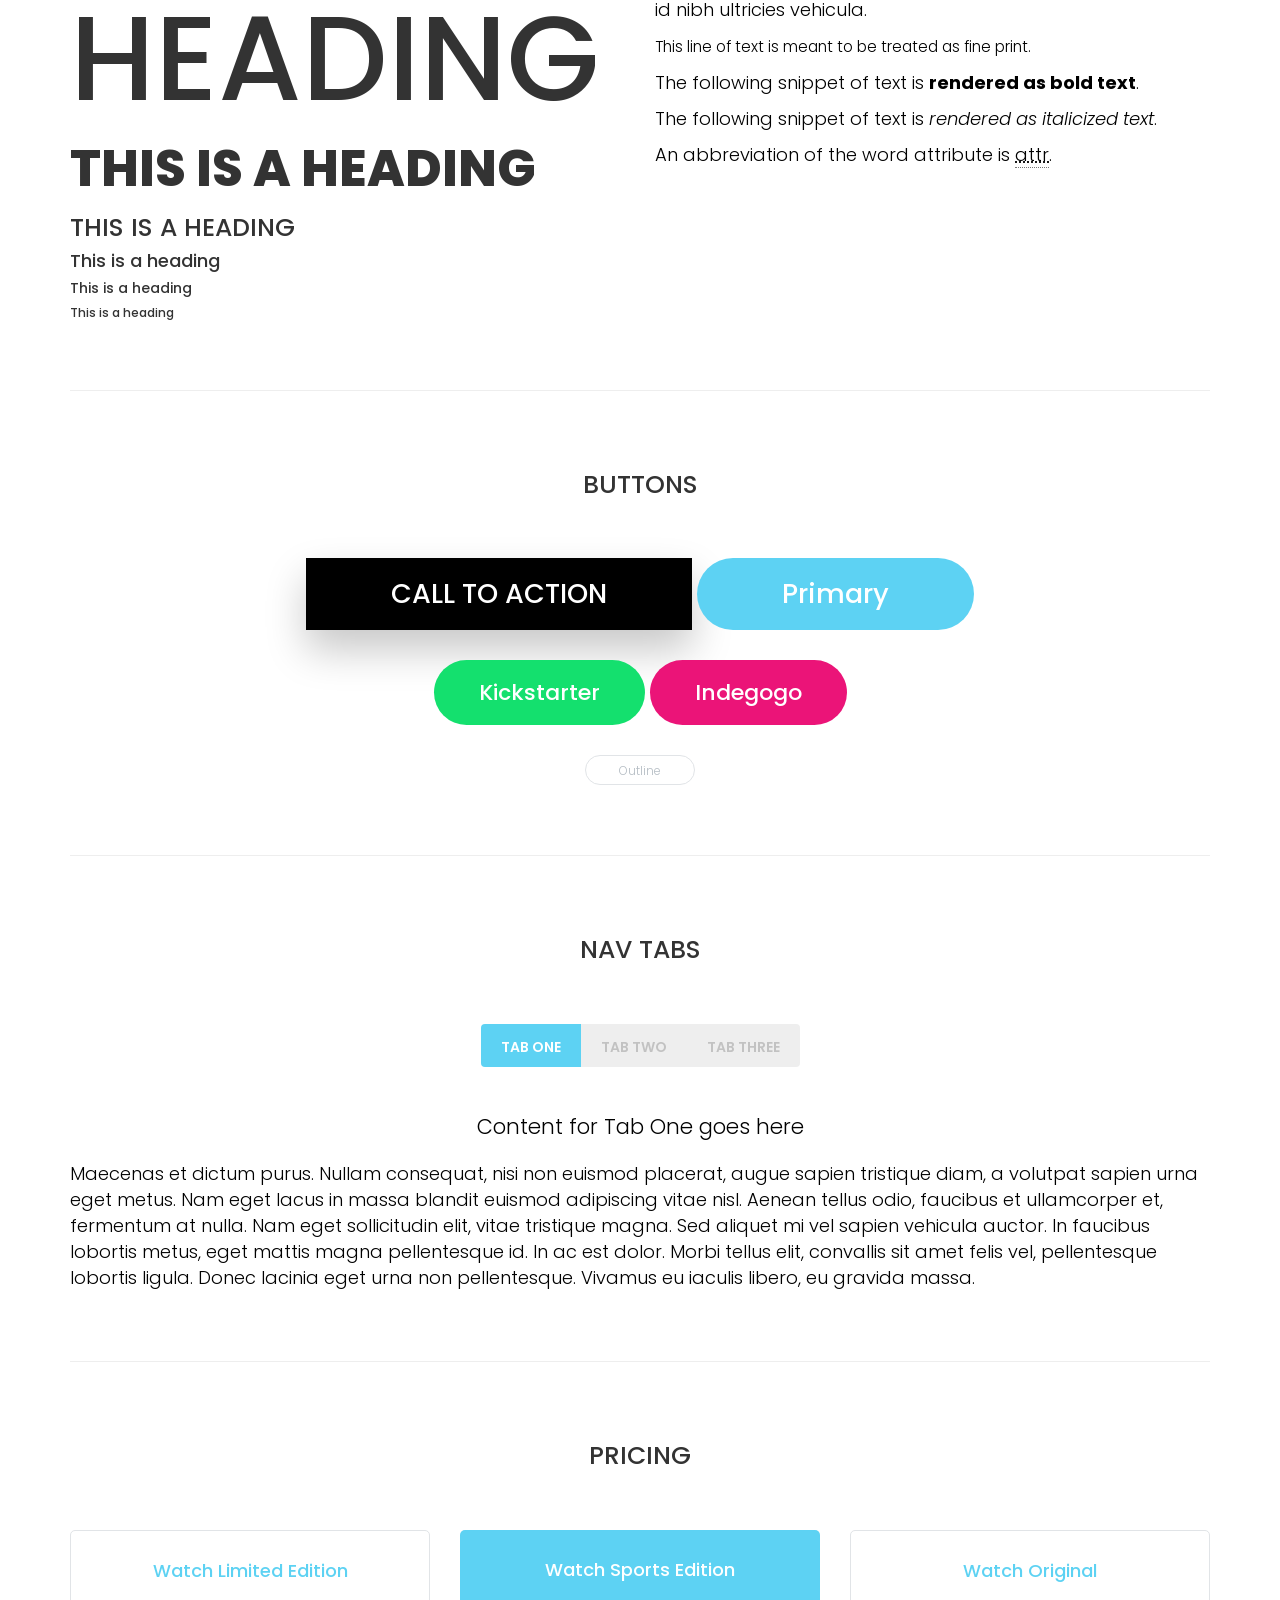
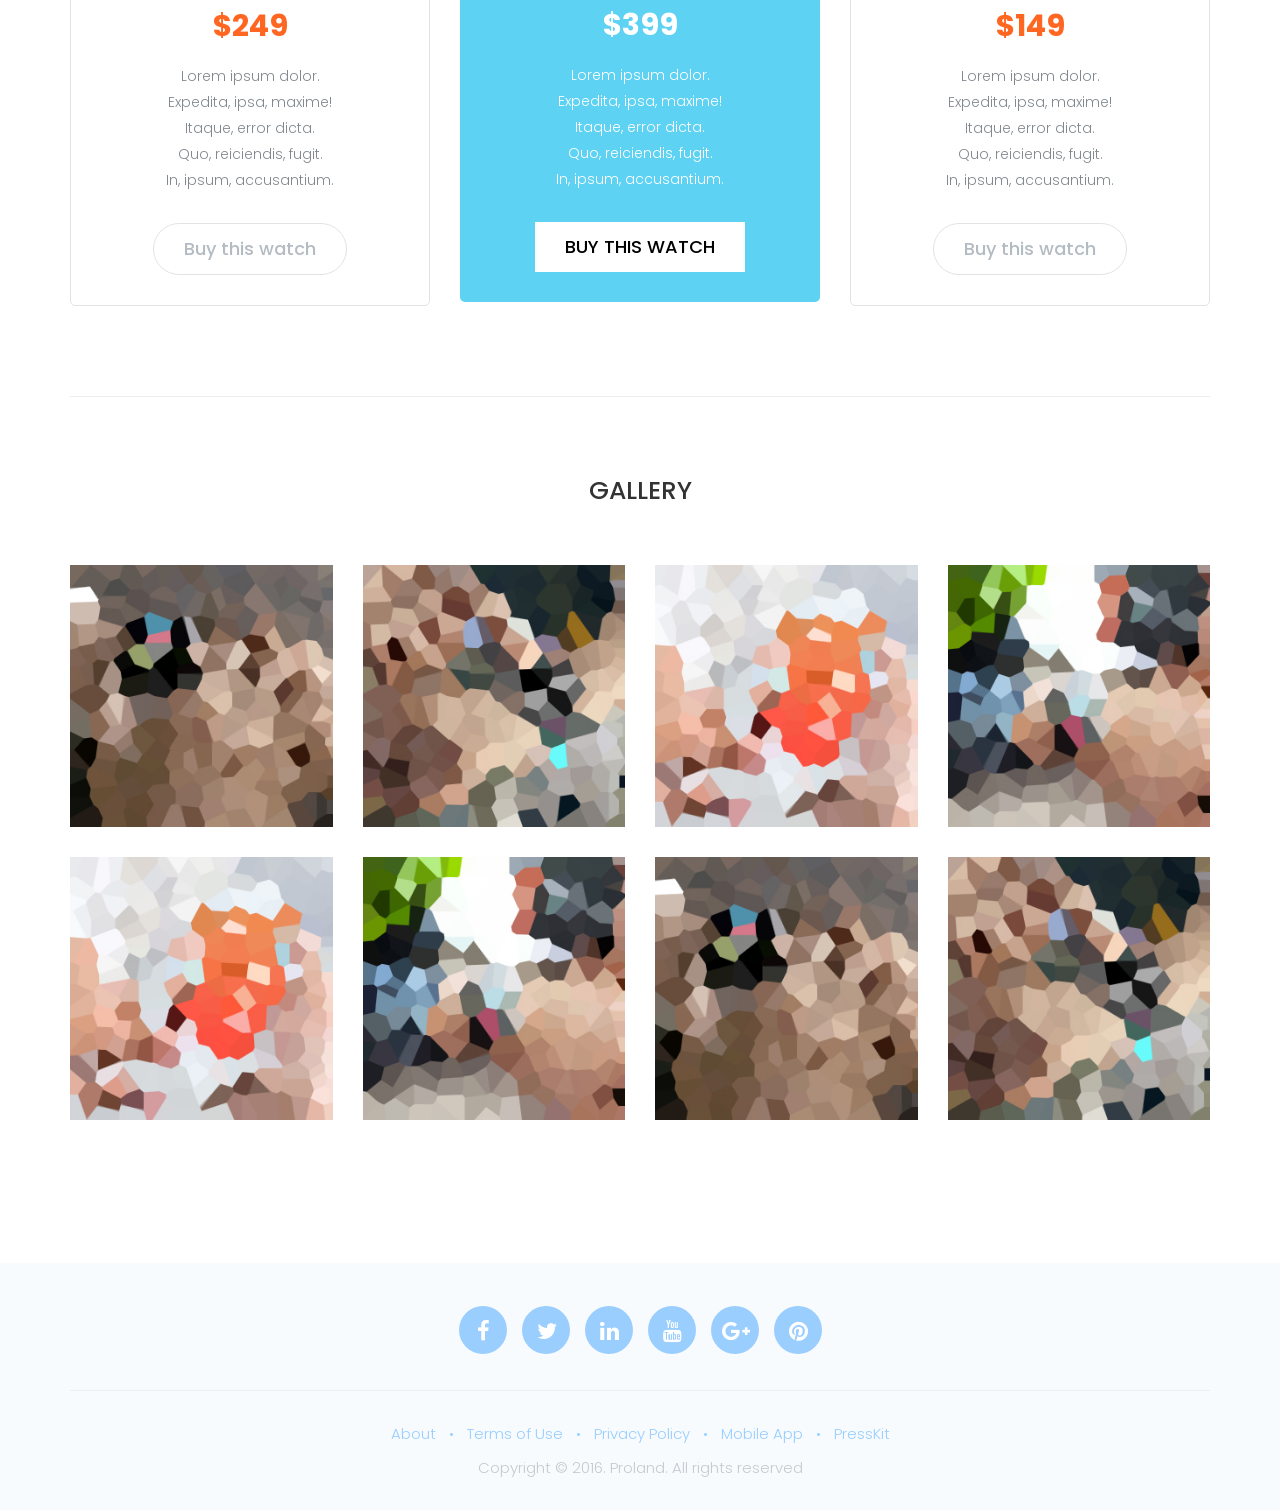
<file: shortcodes.html>
<!DOCTYPE html>
<html lang="en">
<!--

Page    : Shortcodes
Version : 1.0
Author  : Surjith S M
URI     : http://themeforest.net/user/surjithctly

Copyright © All rights Reserved
Surjith S M / @surjithctly

-->

<head>
    <meta charset="utf-8">
    <meta http-equiv="X-UA-Compatible" content="IE=edge">
    <meta name="viewport" content="width=device-width, initial-scale=1">
    <!--========== Page Ttile ==========-->
    <title>ProLand - Product Landing Page Template</title>
    <!-- Google Font -->
    <link href='https://fonts.googleapis.com/css?family=Poppins:400,300,500,600,700' rel='stylesheet' type='text/css'>
    <!-- CSS Plugin Files -->
    <link href="css/lib/bootstrap.min.css" rel="stylesheet">
    <link href="css/plugins/font-awesome.min.css" rel="stylesheet">
    <link href="css/plugins/lineicons.css" rel="stylesheet">
    <link href="vendors/magnific-popup/magnific-popup.css" rel="stylesheet">
    <link href="vendors/bootstrap-touchspin/jquery.bootstrap-touchspin.min.css" rel="stylesheet">
    <link href="vendors/bootstrap-select/css/bootstrap-select.min.css" rel="stylesheet">
    <link href="vendors/owl-carousel/assets/owl.carousel.css" rel="stylesheet">
    <link href="css/plugins/animate.css" rel="stylesheet">
    <!-- Preloader -->
    <link href="css/plugins/preloader.css" rel="stylesheet">
    <!--========== Main Styles==========-->
    <link href="css/style.css" rel="stylesheet">
    <!-- Theme CSS (For Available Color Options, See Documentation ) -->
    <link href="css/themes/blue-orange.css" rel="stylesheet">
    <!--========== HTML5 shim and Respond.js (Required) ==========-->
    <!--[if lt IE 9]>
    <script src="js/lib/html5shiv.min.js"></script>
    <script src="js/lib/respond.min.js"></script>
    <![endif]-->
</head>

<body data-scroll-animation="false">
    <!--==========Preloader==========-->
    <div id="loading">
        <div id="loading-center">
            <div id="loading-center-absolute">
                <div class="object" id="object_four"></div>
                <div class="object" id="object_three"></div>
                <div class="object" id="object_two"></div>
                <div class="object" id="object_one"></div>
            </div>
        </div>
    </div>
    <!--==========Header==========-->
    <header class="row" id="header">
        <nav class="navbar navbar-default navbar-fixed-top">
            <div class="container">
                <!--========== Brand and toggle get grouped for better mobile display ==========-->
                <div class="navbar-header">
                    <a class="navbar-brand" href="index.html"><img src="images/logo.png" alt=""></a>
                    <button type="button" class="navbar-toggle collapsed" data-toggle="collapse" data-target="#main-navbar" aria-expanded="false">
                        <span class="sr-only">Toggle navigation</span>
                        <span class="icon-bar"></span>
                        <span class="icon-bar"></span>
                        <span class="icon-bar"></span>
                    </button>
                </div>
                <!--========== Collect the nav links, forms, and other content for toggling ==========-->
                <div class="collapse navbar-collapse" id="main-navbar">
                    <a href="#product-choose" class=" btn btn-warning pull-right hidden-sm hidden-xs">pre-order now</a>
                    <ul class="nav navbar-nav navbar-right">
                        <li><a href="index.html">product</a></li>
                        <li><a href="../#features">features</a></li>
                        <li><a href="../#reviews">reviews</a></li>
                        <li class="active"><a href="blog.html">blog</a></li>
                        <li><a href="../#contact">contact</a></li>
                    </ul>
                </div>
                <!--========== /.navbar-collapse ==========-->
            </div>
            <!--========== /.container-fluid ==========-->
        </nav>
    </header>
    <!--==========Page Header==========-->
    <section class="row page-header">
        <div class="container">
            <div class="row">
                <h2>Shortcodes</h2>
                <h4>A set of resusable widgets for your landing page.</h4>
            </div>
        </div>
    </section>
    <!--==========Shortcodes Section==========-->
    <section class="row blog-section">
        <div class="container">
            <div class="row section-header">
                <h3>COLUMNS</h3>
            </div>
            <div class="row ">
                <div class="col-xs-12">
                    <h6>Full Width</h6>
                    <p>Maecenas et dictum purus. Nullam consequat, nisi non euismod placerat, augue sapien tristique diam, a volutpat sapien urna eget metus. Nam eget lacus in massa blandit euismod adipiscing vitae nisl. Aenean tellus odio, faucibus et ullamcorper et, fermentum at nulla. Nam eget sollicitudin elit, vitae tristique magna. Sed aliquet mi vel sapien vehicula auctor. In faucibus lobortis metus, eget mattis magna pellentesque id. In ac est dolor. Morbi tellus elit, convallis sit amet felis vel, pellentesque lobortis ligula. Donec lacinia eget urna non pellentesque. Vivamus eu iaculis libero, eu gravida massa. Etiam consectetur consectetur hendrerit. Sed bibendum libero neque, quis porta libero feugiat vel. Morbi porta fringilla porttitor. </p>
                </div>
            </div>
            <div class="row ">
                <div class="col-lg-6 col-md-6 col-xs-12 col-sm-12">
                    <h6>1/2</h6>
                    <p>Maecenas et dictum purus. Nullam consequat, nisi non euismod placerat, augue sapien tristique diam, a volutpat sapien urna eget metus. Nam eget lacus in massa blandit euismod adipiscing vitae nisl. Aenean tellus odio, faucibus et ullamcorper et, fermentum at nulla. Nam eget sollicitudin elit, vitae tristique magna. </p>
                </div>
                <div class="col-lg-6 col-md-6 col-xs-12 col-sm-12">
                    <h6>1/2</h6>
                    <p>Maecenas et dictum purus. Nullam consequat, nisi non euismod placerat, augue sapien tristique diam, a volutpat sapien urna eget metus. Nam eget lacus in massa blandit euismod adipiscing vitae nisl. Aenean tellus odio, faucibus et ullamcorper et, fermentum at nulla. Nam eget sollicitudin elit, vitae tristique magna. Sed aliquet mi vel sapien vehicula auctor. </p>
                </div>
            </div>
            <div class="row ">
                <div class="col-lg-4 col-md-12 col-xs-12 col-sm-12">
                    <h6>1/3</h6>
                    <p>Ut dictum nunc ac posuere egestas. Vestibulum interdum diam sed sagittis aliquam. Donec non velit sit amet sem malesuada tempus. </p>
                </div>
                <div class="col-lg-4 col-md-12 col-xs-12 col-sm-12">
                    <h6>1/3</h6>
                    <p>Ut dictum nunc ac posuere egestas. Vestibulum interdum diam sed sagittis aliquam. Donec non velit sit amet sem malesuada.</p>
                </div>
                <div class="col-lg-4 col-md-12 col-xs-12 col-sm-12">
                    <h6>1/3</h6>
                    <p>Ut dictum nunc ac posuere egestas. Vestibulum interdum diam sed sagittis aliquam. Donec non velit sit amet sem.</p>
                </div>
            </div>
            <div class="row ">
                <div class="col-lg-3 col-md-6 col-xs-12 col-sm-12">
                    <h6>1/4</h6>
                    <p>Curabitur mollis sodales nibh a dapibus. Morbi vel congue nisi. Nunc sed sem euismod, consectetur nisl viverra, tempor risus.</p>
                </div>
                <div class="col-lg-3 col-md-6 col-xs-12 col-sm-12">
                    <h6>1/4</h6>
                    <p>Morbi vel congue nisi. Nunc sed sem euismod, consectetur nisl viverra, tempor risus. Aliquam id dui in purus fringilla posuere.</p>
                </div>
                <div class="col-lg-3 col-md-6 col-xs-12 col-sm-12">
                    <h6>1/4</h6>
                    <p> Aliquam id dui in purus fringilla posuere. Maecenas pretium risus sit amet vestibulum iaculis. Sed a sodales velit. </p>
                </div>
                <div class="col-lg-3 col-md-6 col-xs-12 col-sm-12">
                    <h6>1/4</h6>
                    <p>Nunc sed sem euismod, consectetur nisl viverra, tempor risus. Aliquam id dui in purus fringilla posuere. Maecenas pretium risus sit.</p>
                </div>
            </div>
            <br />
            <br />
            <hr>
            <br />
            <br />
            <div class="row section-header">
                <h3>TYPOGRAPHY</h3>
            </div>
            <div class="row">
                <div class="col-md-6">
                    <h1>This is a heading</h1>
                    <h2>This is a heading</h2>
                    <h3>This is a heading</h3>
                    <h4>This is a heading</h4>
                    <h5>This is a heading</h5>
                    <h6>This is a heading</h6>
                </div>
                <div class="col-md-6">
                    <p class="lead top-space-lg">Vivamus sagittis lacus vel augue laoreet rutrum faucibus dolor auctor.</p>
                    <p>Nullam quis risus eget <a href="#">anchor link</a>. Cum sociis natoque. Cum sociis natoque leo. Cum sociis natoque penatibus et magnis dis parturient montes, nascetur ridiculus mus. Nullam id dolor id nibh ultricies vehicula.</p>
                    <p><small>This line of text is meant to be treated as fine print.</small></p>
                    <p>The following snippet of text is <strong>rendered as bold text</strong>.</p>
                    <p>The following snippet of text is <em>rendered as italicized text</em>.</p>
                    <p>An abbreviation of the word attribute is
                        <abbr title="attribute">attr</abbr>.</p>
                </div>
            </div>
            <br />
            <br />
            <hr>
            <br />
            <br />
            <div class="row section-header">
                <h3>BUTTONS</h3>
            </div>
            <p class="text-center">
                <a href="#" class="btn btn-lg btn-warning m-b-20">Call to Action</a>
                <a href="#" class="btn btn-lg btn-primary m-b-20">Primary</a>
            </p>
            <p class="text-center">
                <a href="#" class="btn btn-lg btn-kickstarter m-b-20">Kickstarter</a>
                <a href="#" class="btn btn-lg btn-indegogo m-b-20">Indegogo</a>
            </p>
            <p class="text-center">
                <a href="#" class="btn btn-outline">Outline</a>
            </p>
            <br />
            <br />
            <hr>
            <br />
            <br />
            <div class="row section-header">
                <h3>NAV TABS</h3>
            </div>
            <div class="nav-center m-b-40">
                <!-- Nav tabs -->
                <ul class="nav nav-pills" role="tablist" id="schedule-tabs">
                    <li role="presentation" class="active"><a href="#tab-1" aria-controls="tab-1" role="tab" data-toggle="tab">Tab One</a></li>
                    <li role="presentation"><a href="#tab-2" aria-controls="tab-2" role="tab" data-toggle="tab">Tab Two</a></li>
                    <li role="presentation"><a href="#tab-3" aria-controls="tab-3" role="tab" data-toggle="tab">Tab Three</a></li>
                </ul>
            </div>
            <div class="tab-content">
                <div role="tabpanel" class="tab-pane active" id="tab-1">
                    <p class="lead text-center">Content for Tab One goes here</p>
                    <p>Maecenas et dictum purus. Nullam consequat, nisi non euismod placerat, augue sapien tristique diam, a volutpat sapien urna eget metus. Nam eget lacus in massa blandit euismod adipiscing vitae nisl. Aenean tellus odio, faucibus et ullamcorper et, fermentum at nulla. Nam eget sollicitudin elit, vitae tristique magna. Sed aliquet mi vel sapien vehicula auctor. In faucibus lobortis metus, eget mattis magna pellentesque id. In ac est dolor. Morbi tellus elit, convallis sit amet felis vel, pellentesque lobortis ligula. Donec lacinia eget urna non pellentesque. Vivamus eu iaculis libero, eu gravida massa. </p>
                </div>
                <!-- end .tabpanel -->
                <div role="tabpanel" class="tab-pane" id="tab-2">
                    <p class="lead text-center">Content for Tab Two goes here</p>
                    <p>Volutpat sapien urna eget metus. Nam eget lacus in massa blandit euismod adipiscing vitae nisl. Aenean tellus odio, faucibus et ullamcorper et, fermentum at nulla. Nam eget sollicitudin elit, vitae tristique magna. Sed aliquet mi vel sapien vehicula auctor. In faucibus lobortis metus, eget mattis magna pellentesque id. In ac est dolor. Morbi tellus elit, convallis sit amet felis vel, pellentesque lobortis ligula. Donec lacinia eget urna non pellentesque. Vivamus eu iaculis libero, eu gravida massa. Etiam consectetur consectetur hendrerit. Sed bibendum libero neque, quis porta libero feugiat vel. Morbi porta fringilla porttitor.</p>
                </div>
                <!-- end .tabpanel -->
                <div role="tabpanel" class="tab-pane" id="tab-3">
                    <p class="lead text-center">Content for Tab Three goes here</p>
                    <p>Nullam consequat, nisi non euismod placerat, augue sapien tristique diam, a volutpat sapien urna eget metus. Nam eget lacus in massa blandit euismod adipiscing vitae nisl. Aenean tellus odio, faucibus et ullamcorper et, fermentum at nulla. Nam eget sollicitudin elit, vitae tristique magna. Sed aliquet mi vel sapien vehicula auctor. In faucibus lobortis metus, eget mattis magna pellentesque id. In ac est dolor. Morbi tellus elit, convallis sit amet felis vel, pellentesque lobortis ligula. Donec lacinia eget urna non pellentesque. Vivamus eu iaculis libero, eu gravida massa. </p>
                </div>
                <!-- end .tabpanel -->
            </div>
            <!-- end .tab-content -->
            <br />
            <br />
            <hr>
            <br />
            <br />
            <div class="row section-header">
                <h3>PRICING</h3>
            </div>


            <!-- ////////// || PRICING SECTION STARTS || \\\\\\\\\\\\ -->


            <div class="plan-pricing">
                <div class="row">
                    <div class="col-sm-8 col-sm-offset-2 col-md-4 col-md-offset-0">
                        <div class="pricing">
                            <div class="pricing__header">
                                <h4 class="pricing__title">Watch Limited Edition</h4>
                                <h4 class="pricing__price">$249</h4>
                            </div>
                            <!-- // end .pricing__header -->
                            <div class="pricing__content">
                                <ul>
                                    <li>Lorem ipsum dolor.</li>
                                    <li>Expedita, ipsa, maxime!</li>
                                    <li>Itaque, error dicta.</li>
                                    <li>Quo, reiciendis, fugit.</li>
                                    <li>In, ipsum, accusantium.</li>
                                </ul>
                                <!-- // end  list unstyled -->
                            </div>
                            <!-- // end .pricing__content -->
                            <div class="pricing__cta"> 
                            <a href="#" class="btn btn-sm btn-outline">Buy this watch</a> 
                            </div>
                            <!-- // end .pricing__cta -->
                        </div>
                        <!-- // end .pricing -->
                    </div>
                    <!-- // end .col-sm-8 col-sm-offset-2 col-md-4 -->
                    <div class="col-sm-8 col-sm-offset-2 col-md-4 col-md-offset-0">
                        <div class="pricing pricing--featured">
                            <div class="pricing__header"> 
                            <h4 class="pricing__title">Watch Sports Edition</h4>
                            <h4 class="pricing__price">$399</h4>
                             </div>
                            <!-- // end .pricing__header -->
                            <div class="pricing__content">
                                <ul>
                                    <li>Lorem ipsum dolor.</li>
                                    <li>Expedita, ipsa, maxime!</li>
                                    <li>Itaque, error dicta.</li>
                                    <li>Quo, reiciendis, fugit.</li>
                                    <li>In, ipsum, accusantium.</li>
                                </ul>
                                <!-- // end  list unstyled -->
                            </div>
                            <!-- // end .pricing__content -->
                            <div class="pricing__cta"> 
                            <a href="#" class="btn btn-sm btn-warning">Buy this watch</a> 
                            </div>
                            <!-- // end .pricing__cta -->
                        </div>
                        <!-- // end .pricing -->
                    </div>
                    <!-- // end .col-sm-8 col-sm-offset-2 col-md-4 -->
                    <div class="col-sm-8 col-sm-offset-2 col-md-4 col-md-offset-0">
                        <div class="pricing">
                            <div class="pricing__header"> 
                             <h4 class="pricing__title">Watch Original</h4>
                             <h4 class="pricing__price">$149</h4>
                              </div>
                            <!-- // end .pricing__header -->
                            <div class="pricing__content">
                                <ul>
                                    <li>Lorem ipsum dolor.</li>
                                    <li>Expedita, ipsa, maxime!</li>
                                    <li>Itaque, error dicta.</li>
                                    <li>Quo, reiciendis, fugit.</li>
                                    <li>In, ipsum, accusantium.</li>
                                </ul>
                                <!-- // end  list unstyled -->
                            </div>
                            <!-- // end .pricing__content -->
                            <div class="pricing__cta"> 
                            <a href="#" class="btn btn-sm btn-outline">Buy this watch</a>
                             </div>
                            <!-- // end .pricing__cta -->
                        </div>
                        <!-- // end .pricing -->
                    </div>
                    <!-- // end .col-sm-8 col-sm-offset-2 col-md-4 -->
                </div>
                <!-- // end .row -->
            </div>
            <!-- // end .pricing -->
            <!-- ////////// || PRICING SECTION ENDS || \\\\\\\\\\\\ -->

   <br />
            <br />
            <hr>
            <br />
            <br />
            <div class="row section-header">
                <h3>GALLERY</h3>
            </div>


   <!-- ////////// || GALLERY SECTION STARTS || \\\\\\\\\\\\ -->

<div class="gallery">
    <div class="row">
        <div class="col-sm-4 col-md-3"><div class="gallery__image"><a href="images/split-1.jpg"><img src="images/gallery-thumb1.jpg" class="img-responsive" alt="gallery thumb" /></a></div></div><!-- // end .col-sm-4 col-md-3 -->
        <div class="col-sm-4 col-md-3"><div class="gallery__image"><a href="images/split-2.jpg"><img src="images/gallery-thumb2.jpg" class="img-responsive" alt="gallery thumb" /></a></div></div><!-- // end .col-sm-4 col-md-3 -->
        <div class="col-sm-4 col-md-3"><div class="gallery__image"><a href="images/blog-1.jpg"><img src="images/gallery-thumb3.jpg" class="img-responsive" alt="gallery thumb" /></a></div></div><!-- // end .col-sm-4 col-md-3 -->
        <div class="col-sm-4 col-md-3"><div class="gallery__image"><a href="images/blog-2.jpg"><img src="images/gallery-thumb4.jpg" class="img-responsive" alt="gallery thumb" /></a></div></div><!-- // end .col-sm-4 col-md-3 -->
        <div class="col-sm-4 col-md-3"><div class="gallery__image"><a href="images/blog-1.jpg"><img src="images/gallery-thumb3.jpg" class="img-responsive" alt="gallery thumb" /></a></div></div><!-- // end .col-sm-4 col-md-3 -->
        <div class="col-sm-4 col-md-3"><div class="gallery__image"><a href="images/split-1.jpg"><img src="images/gallery-thumb4.jpg" class="img-responsive" alt="gallery thumb" /></a></div></div><!-- // end .col-sm-4 col-md-3 -->
        <div class="col-sm-4 col-md-3"><div class="gallery__image"><a href="images/split-1.jpg"><img src="images/gallery-thumb1.jpg" class="img-responsive" alt="gallery thumb" /></a></div></div><!-- // end .col-sm-4 col-md-3 -->
        <div class="col-sm-4 col-md-3"><div class="gallery__image"><a href="images/split-2.jpg"><img src="images/gallery-thumb2.jpg" class="img-responsive" alt="gallery thumb" /></a></div></div><!-- // end .col-sm-4 col-md-3 -->
    </div><!-- // end .row -->
</div><!-- // end .gallery -->


   <!-- ////////// || GALLERY SECTION ENDS || \\\\\\\\\\\\ -->

        </div>
        <!-- //  end .container -->
    </section>
    <!--==========Footer==========-->
    <footer class="row">
        <div class="container">
            <div class="row m0 social-links">
                <ul class="nav">
                    <li class="wow fadeInUp"><a href="#"><i class="fa fa-facebook"></i></a></li>
                    <li class="wow fadeInUp" data-wow-delay="0.1s"><a href="#"><i class="fa fa-twitter"></i></a></li>
                    <li class="wow fadeInUp" data-wow-delay="0.2s"><a href="#"><i class="fa fa-linkedin"></i></a></li>
                    <li class="wow fadeInUp" data-wow-delay="0.3s"><a href="#"><i class="fa fa-youtube"></i></a></li>
                    <li class="wow fadeInUp" data-wow-delay="0.4s"><a href="#"><i class="fa fa-google-plus"></i></a></li>
                    <li class="wow fadeInUp" data-wow-delay="0.5s"><a href="#"><i class="fa fa-pinterest"></i></a></li>
                </ul>
            </div>
            <div class="row m0 menu-rights">
                <ul class="nav footer-menu">
                    <li><a href="about.html">About</a></li>
                    <li><a href="terms-of-use.html">Terms of Use</a></li>
                    <li><a href="privacy-policy.html">Privacy Policy</a></li>
                    <li><a href="#">Mobile App</a></li>
                    <li><a href="presskit.zip">PressKit</a></li>
                </ul>
                <p>Copyright © 2016. Proland.
                    <br class="small-divide"> All rights reserved</p>
            </div>
        </div>
    </footer>
    <!--==========PopUp Product==========-->
    <div class="row product-box mfp-hide" id="product-choose">
        <button class="mfp-close custom_close" title="Close (Esc)" type="button">&#215;</button>
        <div class="product-img-gallery">
            <div id="product-imgs" class="carousel slide" data-ride="carousel">
                <!-- Indicators -->
                <ol class="carousel-indicators">
                    <li data-target="#product-imgs" data-slide-to="0" class="active"></li>
                    <li data-target="#product-imgs" data-slide-to="1"></li>
                    <li data-target="#product-imgs" data-slide-to="2"></li>
                </ol>
                <div class="carousel-inner" role="listbox">
                    <div class="item active">
                        <img src="images/the-watch-1.png" alt="watch-1">
                    </div>
                    <div class="item">
                        <img src="images/the-watch-2.png" alt="watch-2">
                    </div>
                    <div class="item">
                        <img src="images/the-watch-3.png" alt="watch-3">
                    </div>
                </div>
            </div>
        </div>
        <div class="product-desc">
            <h4 class="name">Smart Watch</h4>
            <h2 class="edition">Smart Edition</h2>
            <h5 class="model">Smart Edition</h5>
            <h2 class="price"><del>$349</del>$299 <span class="label label-default">early bird offer</span></h2>
            <div class="row m0 description">
                <p>8mm Silver Aluminum Case with Blue Sport Band. Its perfect fit for tracking fitness. 100% waterproof. Buy this limted edition sports edition.</p>
            </div>
            <form action="#" class="choose-form row m0" method="get">
                <div class="choose-options row m0">
                    <div class="option">
                        <h4 class="form-label">Choose a color</h4>
                        <div class="row m0 colors">
                            <input type="radio" name="color" id="color-1">
                            <label for="color-1"></label>
                            <input type="radio" name="color" id="color-2">
                            <label for="color-2"></label>
                            <input type="radio" name="color" id="color-3">
                            <label for="color-3"></label>
                            <input type="radio" name="color" id="color-4">
                            <label for="color-4"></label>
                            <input type="radio" name="color" id="color-5">
                            <label for="color-5"></label>
                        </div>
                    </div>
                    <div class="option">
                        <h4 class="form-label">Qty</h4>
                        <input type="text" value="2" class="quanity">
                    </div>
                    <div class="option">
                        <h4 class="form-label">Size</h4>
                        <select class="selectpicker">
                            <option value="m" selected>M</option>
                            <option value="l">l</option>
                            <option value="xl">xl</option>
                        </select>
                    </div>
                </div>
                <div class="submit-area row m0">
                    <input type="submit" value="pre-order now" class="btn btn-rounded btn-block">
                </div>
            </form>
        </div>
    </div>
    <!--========== Javascript Files ==========-->
    <!-- jQuery Latest -->
    <script src="js/lib/jquery-2.2.0.min.js"></script>
    <!-- Bootstrap JS -->
    <script src="js/lib/bootstrap.min.js"></script>
    <!-- Plugins -->
    <script src="vendors/owl-carousel/owl.carousel.js"></script>
    <script src="vendors/magnific-popup/jquery.magnific-popup.min.js"></script>
    <script src="vendors/bootstrap-touchspin/jquery.bootstrap-touchspin.min.js"></script>
    <script src="vendors/bootstrap-select/js/bootstrap-select.min.js"></script>
    <script src="js/plugins/wow.min.js"></script>
    <!-- Style Switcher -->
    <script src="js/includes/style-switcher.js"></script>
    <!-- Main JS -->
    <script src="js/main.js"></script>
</body>

</html>
</file>
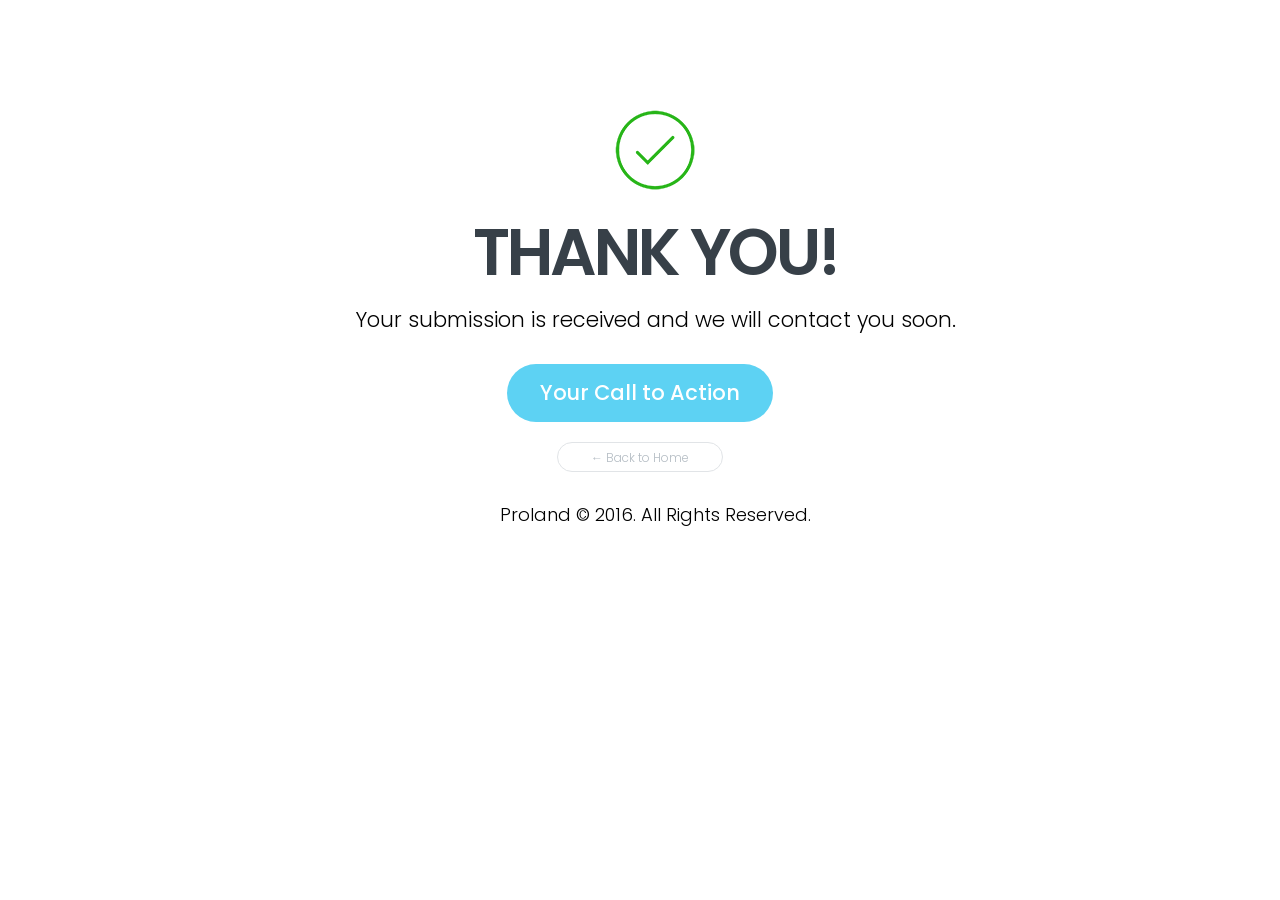
<file: success.html>
<!DOCTYPE html>
<html lang="en">
<!--

Page    : Success
Version : 1.0
Author  : Surjith S M
URI     : http://themeforest.net/user/surjithctly

Copyright © All rights Reserved
Surjith S M / @surjithctly

-->

<head>
    <meta charset="utf-8">
    <meta http-equiv="X-UA-Compatible" content="IE=edge">
    <meta name="viewport" content="width=device-width, initial-scale=1">

    <!--========== Page Ttile ==========-->
    <title>ProLand - Product Landing Page Template</title>

    <!-- Google Font -->
    <link href='https://fonts.googleapis.com/css?family=Poppins:400,300,500,600,700' rel='stylesheet' type='text/css'>

    <!-- CSS Plugin Files -->
    <link href="css/lib/bootstrap.min.css" rel="stylesheet">
    <link href="css/plugins/font-awesome.min.css" rel="stylesheet">
    <link href="css/plugins/lineicons.css" rel="stylesheet">
    <link href="vendors/magnific-popup/magnific-popup.css" rel="stylesheet">
    <link href="vendors/bootstrap-touchspin/jquery.bootstrap-touchspin.min.css" rel="stylesheet">
    <link href="vendors/bootstrap-select/css/bootstrap-select.min.css" rel="stylesheet">
    <link href="vendors/owl-carousel/assets/owl.carousel.css" rel="stylesheet">
    <link href="css/plugins/animate.css" rel="stylesheet">

    <!-- Preloader -->
    <link href="css/plugins/preloader.css" rel="stylesheet">

    <!--========== Main Styles==========-->
    <link href="css/style.css" rel="stylesheet">

    <!-- Theme CSS (For Available Color Options, See Documentation ) -->
    <link href="css/themes/blue-orange.css" rel="stylesheet">

    <!--========== HTML5 shim and Respond.js (Required) ==========-->
    <!--[if lt IE 9]>
    <script src="js/lib/html5shiv.min.js"></script>
    <script src="js/lib/respond.min.js"></script>
    <![endif]-->

</head>

<body data-scroll-animation="false">

    <!--========== Success Content ==========-->
    <section class="row">
        <div class="container">

            <!-- Header Starts -->
            <main id="top" class="text-center m-t-100">
                <div class="container">
                    <!-- Startup Logo -->
                    <div class="logo">
                        <a href="#"><img src="images/success-icon.png" alt="Success Icon"></a>
                    </div>
                    <!-- Hero Title -->
                    <h2 class="h2">Thank you! </h2>
                    <!-- Sub Title -->
                    <p class="lead">Your submission is received and we will contact you soon.</p>

                </div>
            </main>
            <!-- //   Header Ends -->

            <p class="text-center"><a href="#" class="btn btn-primary btn-md">Your Call to Action</a></p>

            <p class="text-center"> <a href="index.html" class="btn btn-outline"> ← Back to Home</a> </p>

            <!-- Container -->
            <div class="container">
                <div class="row">
                    <div class="col-md-12">
                        <p class="text-center m-t-20">Proland &copy; 2016. All Rights Reserved. </p>
                    </div>
                </div>
                <!-- // End Client Logos -->

            </div>
            <!-- // Container Ends -->

        </div>
    </section>

    <!--========== Javascript Files ==========-->

    <!-- jQuery Latest -->
    <script src="js/lib/jquery-2.2.0.min.js"></script>

    <!-- Bootstrap JS -->
    <script src="js/lib/bootstrap.min.js"></script>

    <!-- Main JS -->
    <script src="js/main.js"></script>
</body>

</html>
</file>
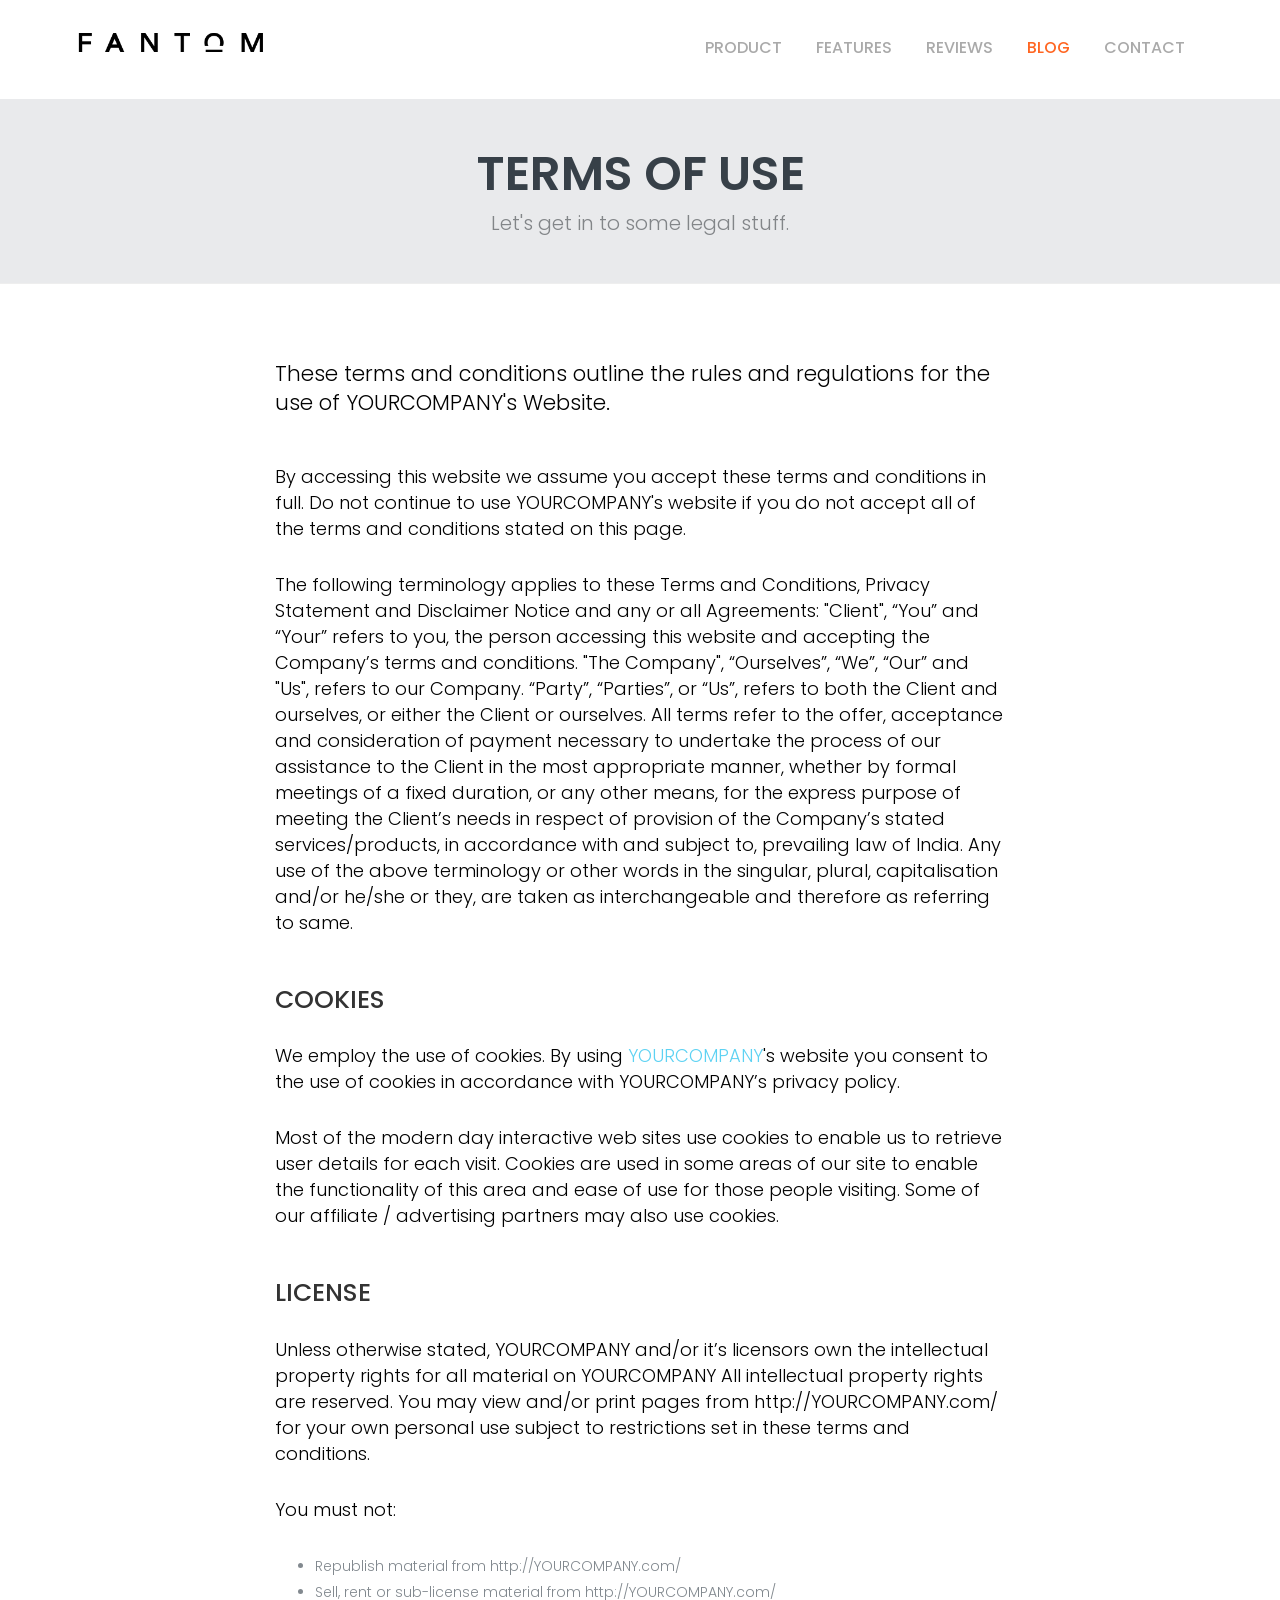
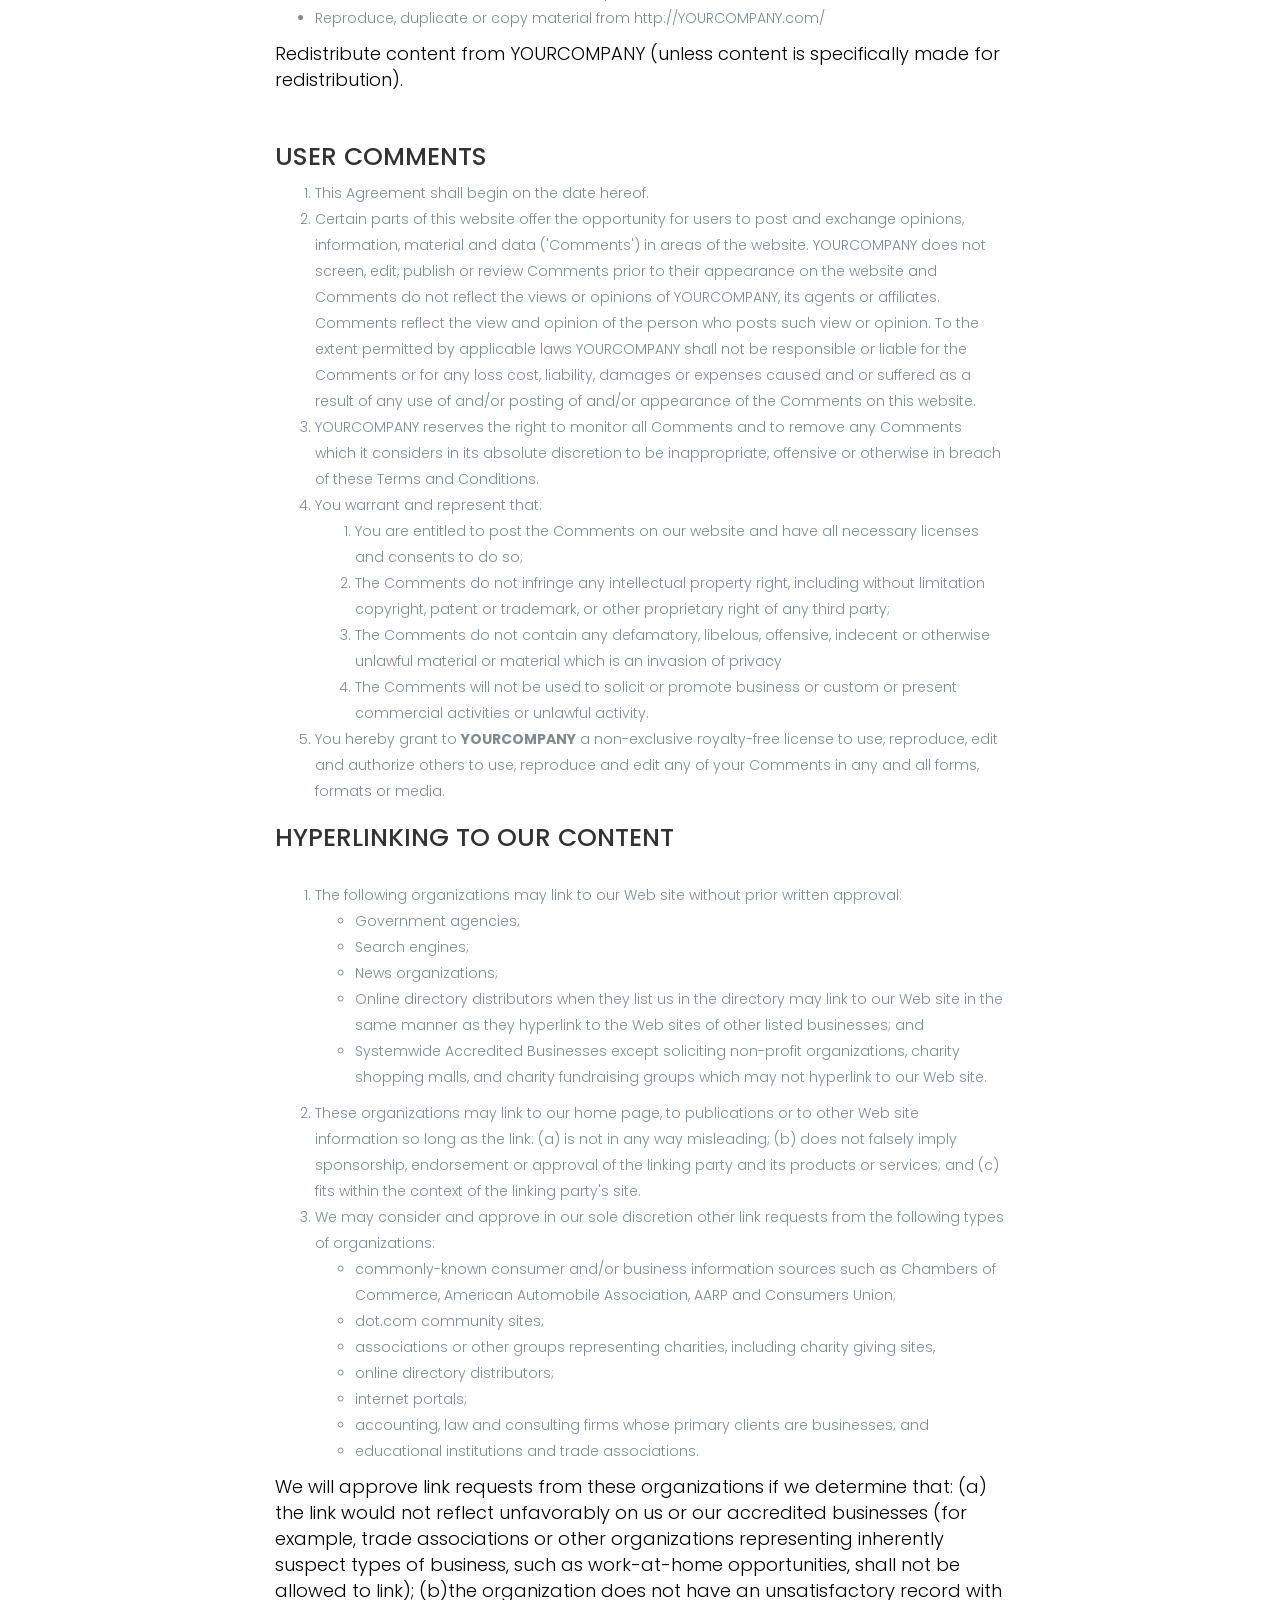
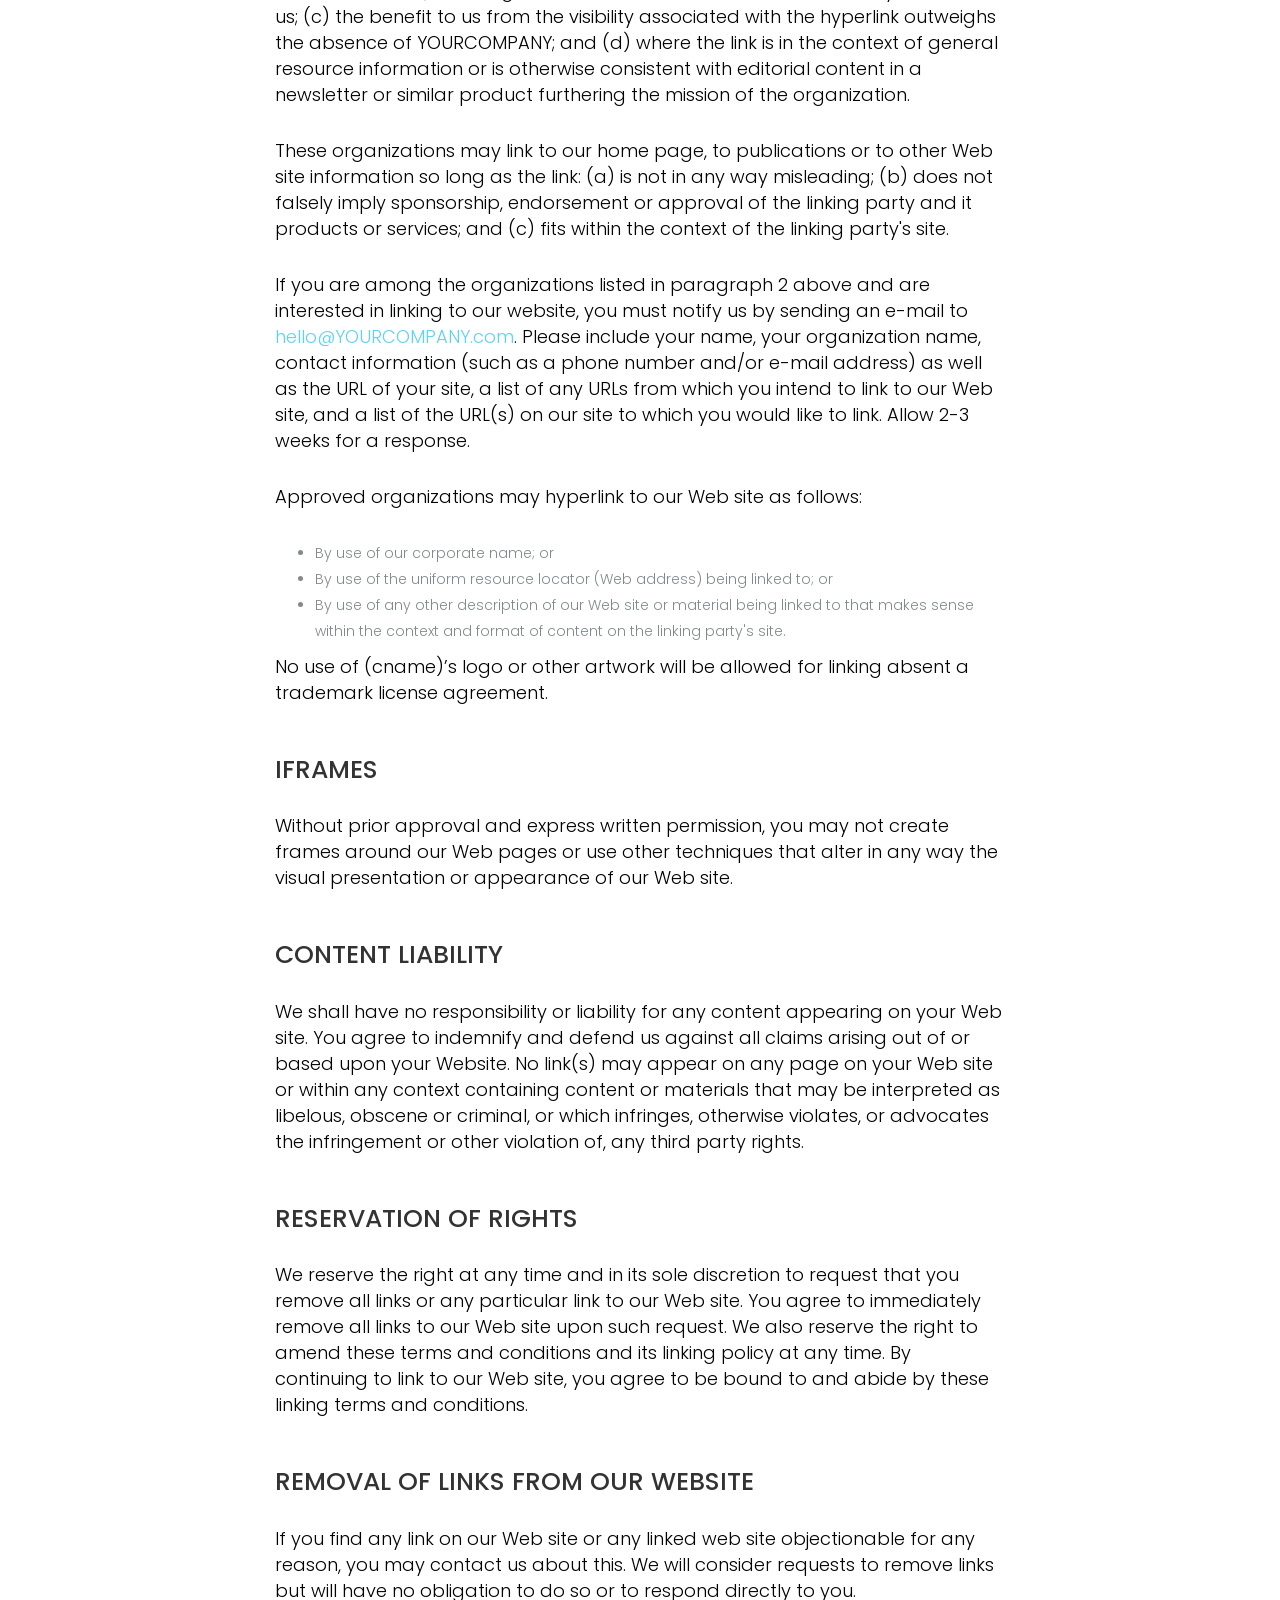
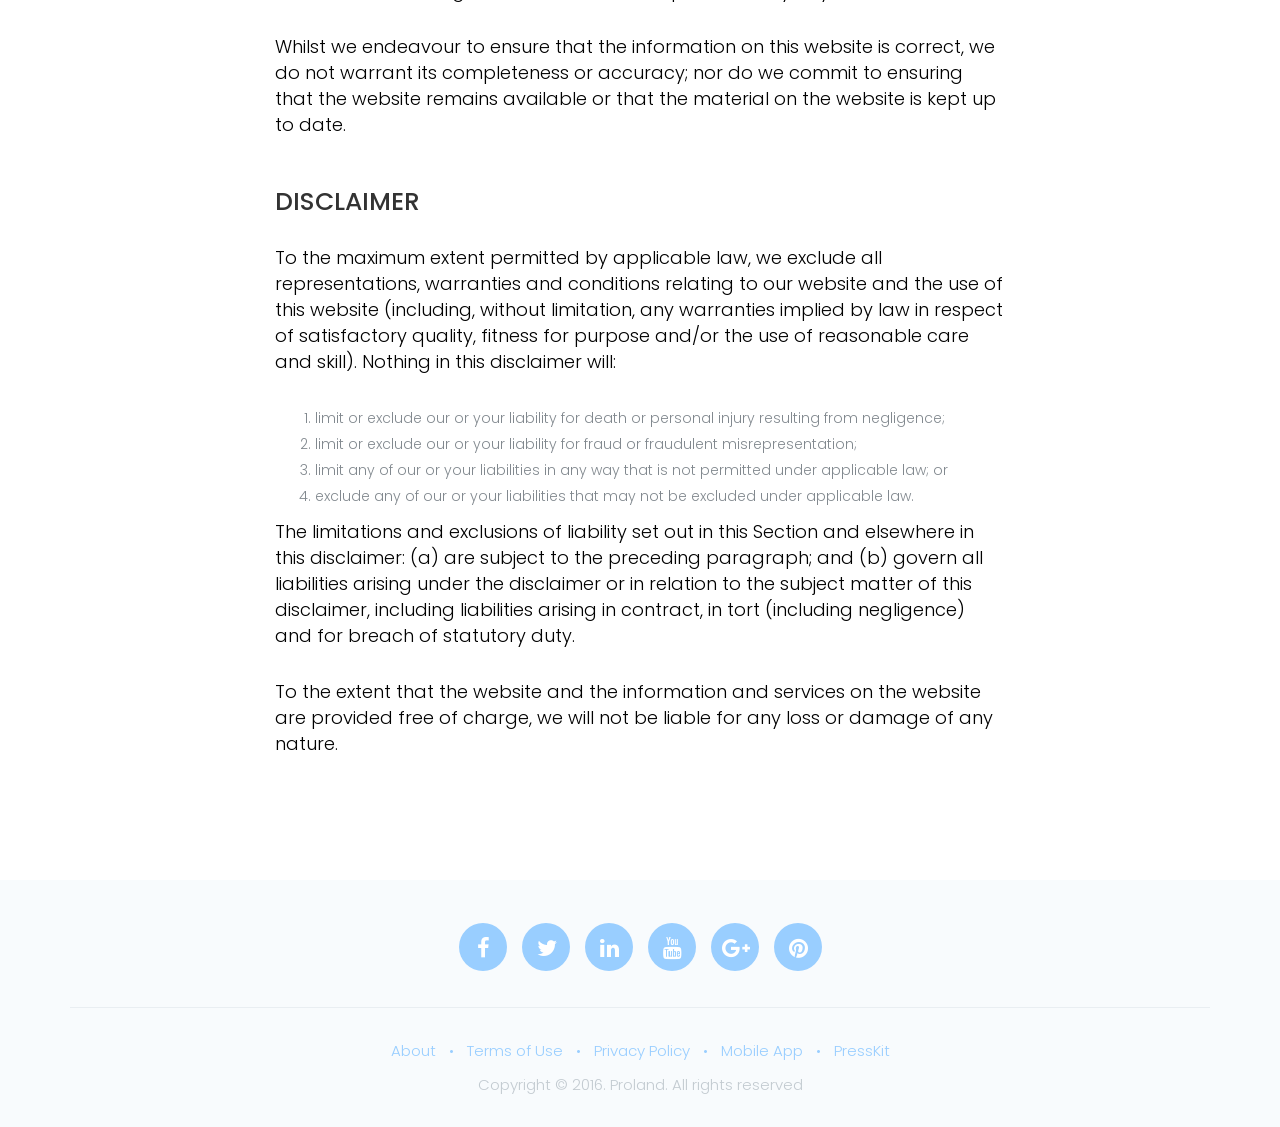
<file: terms-of-use.html>
<!DOCTYPE html>
<html lang="en">
<!--

Page    : Shortcodes
Version : 1.0
Author  : Surjith S M
URI     : http://themeforest.net/user/surjithctly

Copyright © All rights Reserved
Surjith S M / @surjithctly

-->

<head>
    <meta charset="utf-8">
    <meta http-equiv="X-UA-Compatible" content="IE=edge">
    <meta name="viewport" content="width=device-width, initial-scale=1">

    <!--========== Page Ttile ==========-->
    <title>ProLand - Product Landing Page Template</title>

    <!-- Google Font -->
    <link href='https://fonts.googleapis.com/css?family=Poppins:400,300,500,600,700' rel='stylesheet' type='text/css'>

    <!-- CSS Plugin Files -->
    <link href="css/lib/bootstrap.min.css" rel="stylesheet">
    <link href="css/plugins/font-awesome.min.css" rel="stylesheet">
    <link href="css/plugins/lineicons.css" rel="stylesheet">
    <link href="vendors/magnific-popup/magnific-popup.css" rel="stylesheet">
    <link href="vendors/bootstrap-touchspin/jquery.bootstrap-touchspin.min.css" rel="stylesheet">
    <link href="vendors/bootstrap-select/css/bootstrap-select.min.css" rel="stylesheet">
    <link href="vendors/owl-carousel/assets/owl.carousel.css" rel="stylesheet">
    <link href="css/plugins/animate.css" rel="stylesheet">

    <!-- Preloader -->
    <link href="css/plugins/preloader.css" rel="stylesheet">

    <!--========== Main Styles==========-->
    <link href="css/style.css" rel="stylesheet">

    <!-- Theme CSS (For Available Color Options, See Documentation ) -->
    <link href="css/themes/blue-orange.css" rel="stylesheet">

    <!--========== HTML5 shim and Respond.js (Required) ==========-->
    <!--[if lt IE 9]>
    <script src="js/lib/html5shiv.min.js"></script>
    <script src="js/lib/respond.min.js"></script>
    <![endif]-->

</head>

<body data-scroll-animation="false">

    <!--==========Preloader==========-->
    <div id="loading">
        <div id="loading-center">
            <div id="loading-center-absolute">
                <div class="object" id="object_four"></div>
                <div class="object" id="object_three"></div>
                <div class="object" id="object_two"></div>
                <div class="object" id="object_one"></div>
            </div>
        </div>
    </div>

    <!--==========Header==========-->
    <header class="row" id="header">
        <nav class="navbar navbar-default navbar-fixed-top">
            <div class="container">
                <!--========== Brand and toggle get grouped for better mobile display ==========-->
                <div class="navbar-header">
                    <a class="navbar-brand" href="index.html"><img src="images/logo.png" alt=""></a>
                    <button type="button" class="navbar-toggle collapsed" data-toggle="collapse" data-target="#main-navbar" aria-expanded="false">
                        <span class="sr-only">Toggle navigation</span>
                        <span class="icon-bar"></span>
                        <span class="icon-bar"></span>
                        <span class="icon-bar"></span>
                    </button>
                </div>

                <!--========== Collect the nav links, forms, and other content for toggling ==========-->
                <div class="collapse navbar-collapse" id="main-navbar">
                    <ul class="nav navbar-nav navbar-right">
                        <li><a href="index.html">product</a></li>
                        <li><a href="../#features">features</a></li>
                        <li><a href="../#reviews">reviews</a></li>
                        <li class="active"><a href="blog.html">blog</a></li>
                        <li><a href="../#contact">contact</a></li>
                    </ul>
                </div>
                <!--========== /.navbar-collapse ==========-->
            </div>
            <!--========== /.container-fluid ==========-->
        </nav>
    </header>

    <!--==========Page Header==========-->
    <section class="row page-header">
        <div class="container">
            <div class="row">
                <h2>Terms of Use</h2>
                <h4>Let's get in to some legal stuff.</h4>
            </div>
        </div>
    </section>

    <!--==========Terms of Use Section==========-->
    <section class="row blog-section">
        <div class="container">

            <div class="col-md-8 col-md-offset-2">

                <p class="lead">These terms and conditions outline the rules and regulations for the use of YOURCOMPANY's Website.</p>

                <p>
                    <br> By accessing this website we assume you accept these terms and conditions in full. Do not continue to use YOURCOMPANY's website if you do not accept all of the terms and conditions stated on this page.
                </p>

                <br>
                <p>The following terminology applies to these Terms and Conditions, Privacy Statement and Disclaimer Notice and any or all Agreements: "Client", “You” and “Your” refers to you, the person accessing this website and accepting the Company’s terms and conditions. "The Company", “Ourselves”, “We”, “Our” and "Us", refers to our Company. “Party”, “Parties”, or “Us”, refers to both the Client and ourselves, or either the Client or ourselves. All terms refer to the offer, acceptance and consideration of payment necessary to undertake the process of our assistance to the Client in the most appropriate manner, whether by formal meetings of a fixed duration, or any other means, for the express purpose of meeting the Client’s needs in respect of provision of the Company’s stated services/products, in accordance with and subject to, prevailing law of India. Any use of the above terminology or other words in the singular, plural, capitalisation and/or he/she or they, are taken as interchangeable and therefore as referring to same.</p>
                <br>

                <h3>Cookies</h3>
                <br>
                <p>We employ the use of cookies. By using <a title="YOURCOMPANY" href="http://YOURCOMPANY.com/">YOURCOMPANY</a>'s website you consent to the use of cookies in accordance with YOURCOMPANY’s privacy policy.</p>
                <br>
                <p>Most of the modern day interactive web sites use cookies to enable us to retrieve user details for each visit. Cookies are used in some areas of our site to enable the functionality of this area and ease of use for those people visiting. Some of our affiliate / advertising partners may also use cookies.</p>
                <br>

                <h3>License</h3>
                <br>
                <p>Unless otherwise stated, YOURCOMPANY and/or it’s licensors own the intellectual property rights for all material on YOURCOMPANY All intellectual property rights are reserved. You may view and/or print pages from http://YOURCOMPANY.com/ for your own personal use subject to restrictions set in these terms and conditions.</p>
                <br>
                <p>You must not:</p>
                <br>
                <ul>
                    <li>Republish material from http://YOURCOMPANY.com/</li>
                    <li>Sell, rent or sub-license material from http://YOURCOMPANY.com/</li>
                    <li>Reproduce, duplicate or copy material from http://YOURCOMPANY.com/</li>
                </ul>
                <p>Redistribute content from YOURCOMPANY (unless content is specifically made for redistribution).</p>
                <br>

                <h3>User Comments</h3>
                <ol>
                    <li>This Agreement shall begin on the date hereof.</li>
                    <li>Certain parts of this website offer the opportunity for users to post and exchange opinions, information, material and data ('Comments') in areas of the website. YOURCOMPANY does not screen, edit, publish or review Comments prior to their appearance on the website and Comments do not reflect the views or opinions of YOURCOMPANY, its agents or affiliates. Comments reflect the view and opinion of the person who posts such view or opinion. To the extent permitted by applicable laws YOURCOMPANY shall not be responsible or liable for the Comments or for any loss cost, liability, damages or expenses caused and or suffered as a result of any use of and/or posting of and/or appearance of the Comments on this website.</li>
                    <li>YOURCOMPANY reserves the right to monitor all Comments and to remove any Comments which it considers in its absolute discretion to be inappropriate, offensive or otherwise in breach of these Terms and Conditions.</li>
                    <li>You warrant and represent that:
                        <ol>
                            <li>You are entitled to post the Comments on our website and have all necessary licenses and consents to do so;</li>
                            <li>The Comments do not infringe any intellectual property right, including without limitation copyright, patent or trademark, or other proprietary right of any third party;</li>
                            <li>The Comments do not contain any defamatory, libelous, offensive, indecent or otherwise unlawful material or material which is an invasion of privacy</li>
                            <li>The Comments will not be used to solicit or promote business or custom or present commercial activities or unlawful activity.</li>
                        </ol>
                    </li>
                    <li>You hereby grant to <strong>YOURCOMPANY</strong> a non-exclusive royalty-free license to use, reproduce, edit and authorize others to use, reproduce and edit any of your Comments in any and all forms, formats or media.</li>
                </ol>

                <h3>Hyperlinking to our Content</h3>
                <br>
                <ol>
                    <li>The following organizations may link to our Web site without prior written approval:
                        <ul>
                            <li>Government agencies;</li>
                            <li>Search engines;</li>
                            <li>News organizations;</li>
                            <li>Online directory distributors when they list us in the directory may link to our Web site in the same manner as they hyperlink to the Web sites of other listed businesses; and</li>
                            <li>Systemwide Accredited Businesses except soliciting non-profit organizations, charity shopping malls, and charity fundraising groups which may not hyperlink to our Web site.</li>
                        </ul>
                    </li>
                </ol>
                <ol start="2">
                    <li>These organizations may link to our home page, to publications or to other Web site information so long as the link: (a) is not in any way misleading; (b) does not falsely imply sponsorship, endorsement or approval of the linking party and its products or services; and (c) fits within the context of the linking party's site.</li>
                    <li>We may consider and approve in our sole discretion other link requests from the following types of organizations:
                        <ul>
                            <li>commonly-known consumer and/or business information sources such as Chambers of Commerce, American Automobile Association, AARP and Consumers Union;</li>
                            <li>dot.com community sites;</li>
                            <li>associations or other groups representing charities, including charity giving sites,</li>
                            <li>online directory distributors;</li>
                            <li>internet portals;</li>
                            <li>accounting, law and consulting firms whose primary clients are businesses; and</li>
                            <li>educational institutions and trade associations.</li>
                        </ul>
                    </li>
                </ol>

                <p>We will approve link requests from these organizations if we determine that: (a) the link would not reflect unfavorably on us or our accredited businesses (for example, trade associations or other organizations representing inherently suspect types of business, such as work-at-home opportunities, shall not be allowed to link); (b)the organization does not have an unsatisfactory record with us; (c) the benefit to us from the visibility associated with the hyperlink outweighs the absence of YOURCOMPANY; and (d) where the link is in the context of general resource information or is otherwise consistent with editorial content in a newsletter or similar product furthering the mission of the organization.</p>
                <br>

                <p>These organizations may link to our home page, to publications or to other Web site information so long as the link: (a) is not in any way misleading; (b) does not falsely imply sponsorship, endorsement or approval of the linking party and it products or services; and (c) fits within the context of the linking party's site.</p>
                <br>
                <p>If you are among the organizations listed in paragraph 2 above and are interested in linking to our website, you must notify us by sending an e-mail to
                    <a href="mailto:hello@YOURCOMPANY.com" title="send">hello@YOURCOMPANY.com</a>. Please include your name, your organization name, contact information (such as a phone number and/or e-mail address) as well as the URL of your site, a list of any URLs from which you intend to link to our Web site, and a list of the URL(s) on our site to which you would like to link. Allow 2-3 weeks for a response.</p>
                <br>

                <p>Approved organizations may hyperlink to our Web site as follows:</p>
                <br>

                <ul>
                    <li>By use of our corporate name; or</li>
                    <li>By use of the uniform resource locator (Web address) being linked to; or</li>
                    <li>By use of any other description of our Web site or material being linked to that makes sense within the context and format of content on the linking party's site.</li>
                </ul>
                <p>No use of (cname)’s logo or other artwork will be allowed for linking absent a trademark license agreement.</p>
                <br>

                <h3>Iframes</h3>
                <br>
                <p>Without prior approval and express written permission, you may not create frames around our Web pages or use other techniques that alter in any way the visual presentation or appearance of our Web site.</p>
                <br>

                <h3>Content Liability</h3>
                <br>
                <p>We shall have no responsibility or liability for any content appearing on your Web site. You agree to indemnify and defend us against all claims arising out of or based upon your Website. No link(s) may appear on any page on your Web site or within any context containing content or materials that may be interpreted as libelous, obscene or criminal, or which infringes, otherwise violates, or advocates the infringement or other violation of, any third party rights.</p>
                <br>

                <h3>Reservation of Rights</h3>
                <br>
                <p>We reserve the right at any time and in its sole discretion to request that you remove all links or any particular link to our Web site. You agree to immediately remove all links to our Web site upon such request. We also reserve the right to amend these terms and conditions and its linking policy at any time. By continuing to link to our Web site, you agree to be bound to and abide by these linking terms and conditions.</p>
                <br>

                <h3>Removal of links from our website</h3>
                <br>
                <p>If you find any link on our Web site or any linked web site objectionable for any reason, you may contact us about this. We will consider requests to remove links but will have no obligation to do so or to respond directly to you.</p>
                <br>
                <p>Whilst we endeavour to ensure that the information on this website is correct, we do not warrant its completeness or accuracy; nor do we commit to ensuring that the website remains available or that the material on the website is kept up to date.</p>
                <br>

                <h3>Disclaimer</h3>
                <br>
                <p>To the maximum extent permitted by applicable law, we exclude all representations, warranties and conditions relating to our website and the use of this website (including, without limitation, any warranties implied by law in respect of satisfactory quality, fitness for purpose and/or the use of reasonable care and skill). Nothing in this disclaimer will:</p>
                <br>

                <ol>
                    <li>limit or exclude our or your liability for death or personal injury resulting from negligence;</li>
                    <li>limit or exclude our or your liability for fraud or fraudulent misrepresentation;</li>
                    <li>limit any of our or your liabilities in any way that is not permitted under applicable law; or</li>
                    <li>exclude any of our or your liabilities that may not be excluded under applicable law.</li>
                </ol>
                <p>The limitations and exclusions of liability set out in this Section and elsewhere in this disclaimer: (a) are subject to the preceding paragraph; and (b) govern all liabilities arising under the disclaimer or in relation to the subject matter of this disclaimer, including liabilities arising in contract, in tort (including negligence) and for breach of statutory duty.</p>
                <br>
                <p>To the extent that the website and the information and services on the website are provided free of charge, we will not be liable for any loss or damage of any nature.</p>

            </div>

            <!-- // End Column -->

        </div>
        <!-- //  end .container -->
    </section>

    <!--==========Footer==========-->
    <footer class="row ">
        <div class="container ">
            <div class="row m0 social-links ">
                <ul class="nav ">
                    <li class="wow fadeInUp "><a href="# "><i class="fa fa-facebook "></i></a></li>
                    <li class="wow fadeInUp " data-wow-delay="0.1s "><a href="# "><i class="fa fa-twitter "></i></a></li>
                    <li class="wow fadeInUp " data-wow-delay="0.2s "><a href="# "><i class="fa fa-linkedin "></i></a></li>
                    <li class="wow fadeInUp " data-wow-delay="0.3s "><a href="# "><i class="fa fa-youtube "></i></a></li>
                    <li class="wow fadeInUp " data-wow-delay="0.4s "><a href="# "><i class="fa fa-google-plus "></i></a></li>
                    <li class="wow fadeInUp " data-wow-delay="0.5s "><a href="# "><i class="fa fa-pinterest "></i></a></li>
                </ul>
            </div>
            <div class="row m0 menu-rights ">
                <ul class="nav footer-menu ">
                    <li><a href="about.html">About</a></li>
                    <li><a href="terms-of-use.html">Terms of Use</a></li>
                    <li><a href="privacy-policy.html">Privacy Policy</a></li>
                    <li><a href="# ">Mobile App</a></li>
                    <li><a href="presskit.zip ">PressKit</a></li>
                </ul>
                <p>Copyright © 2016. Proland.
                    <br class="small-divide "> All rights reserved</p>
            </div>
        </div>
    </footer>

    <!--========== Javascript Files ==========-->

    <!-- jQuery Latest -->
    <script src="js/lib/jquery-2.2.0.min.js "></script>

    <!-- Bootstrap JS -->
    <script src="js/lib/bootstrap.min.js "></script>

    <!-- Plugins -->
    <script src="vendors/owl-carousel/owl.carousel.js "></script>
    <script src="vendors/magnific-popup/jquery.magnific-popup.min.js "></script>
    <script src="vendors/bootstrap-touchspin/jquery.bootstrap-touchspin.min.js "></script>
    <script src="vendors/bootstrap-select/js/bootstrap-select.min.js "></script>
    <script src="js/plugins/wow.min.js "></script>

    <!-- Main JS -->
    <script src="js/main.js "></script>
</body>

</html>
</file>
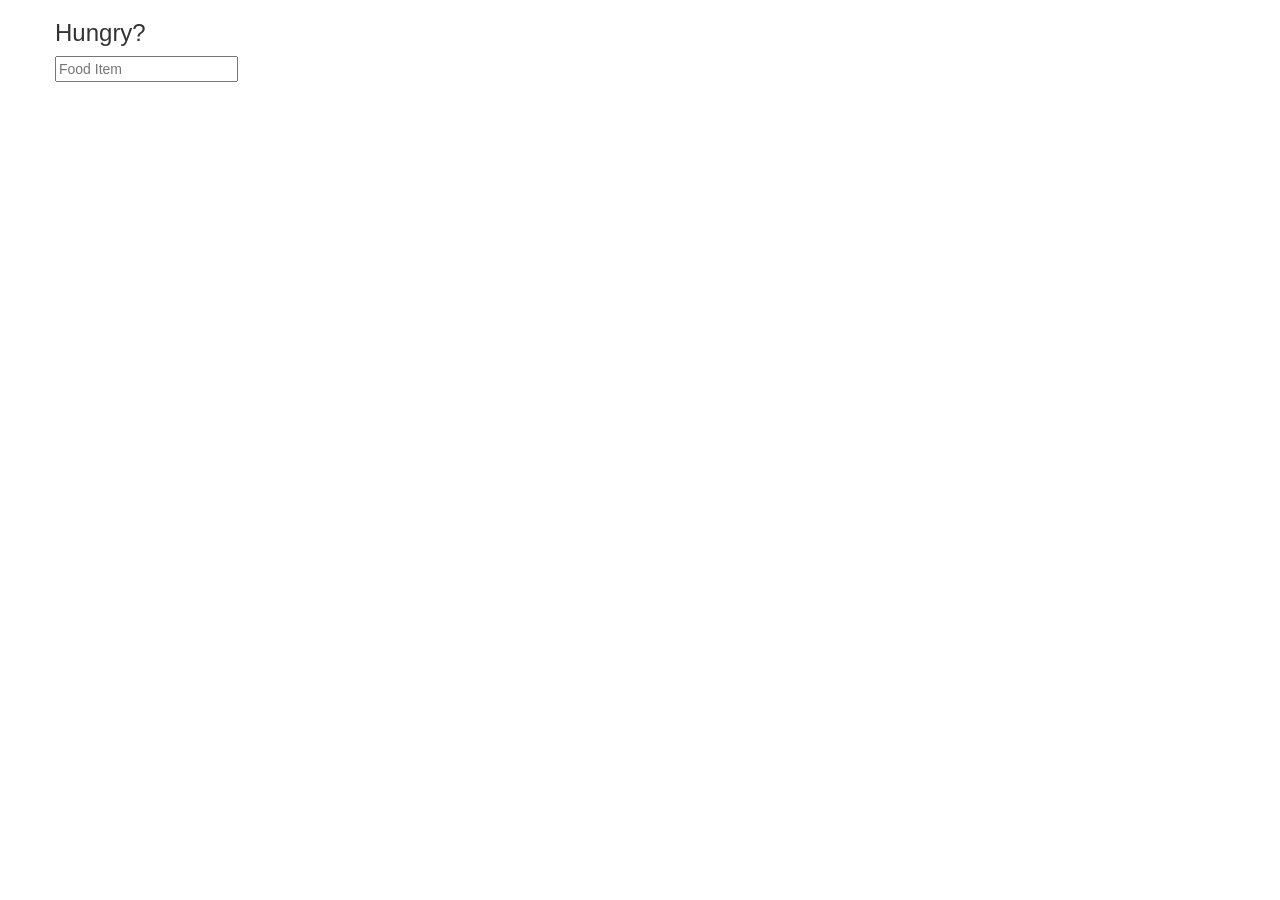
<file: typeahead2.html>
<head>
  <title></title>
  <script src="http://ajax.googleapis.com/ajax/libs/jquery/2.2.0/jquery.min.js"></script>
  <script src="js/lib/bootstrap.min.js"></script>
  <link href="css/lib/bootstrap.min.css" rel="stylesheet">

</head>

<body class="home">
  <div class="container">
    <div class="row">
      <div class"col-lg-4">
        <h3>Hungry?</h3>
        <input class="typeahead" type="text" placeholder="Food Item" autocomplete="off">

    </div>
</div>
  <script src="http://twitter.github.io/typeahead.js/releases/latest/typeahead.bundle.js"></script>

  <script type="text/javascript">
    $(document).ready(function() {

      var food = new Bloodhound({
        datumTokenizer: Bloodhound.tokenizers.whitespace,
        queryTokenizer: Bloodhound.tokenizers.whitespace,
        local: ["Spinach", "Kale", "Coconut", "Avocado", "Banana", "Granola", "Beets"]
      });

      $('.typeahead').typeahead({
        hint: true,
        highlight: true,
        minLength: 1
      }, {
        name: 'RealFood',
        source: food
      });

    });
  </script>
</body>

</html>
</file>
<file: css/plugins/preloader.css>
#loading {
    background-color: #fff;
    height: 100%;
    width: 100%;
    position: fixed;
    z-index: 1;
    margin-top: 0px;
    top: 0px;
    right: 0;
    left: 0;
    bottom: 0;
    z-index: 100000000;
}

#loading-center {
    width: 100%;
    height: 100%;
    position: relative;
}

#loading-center-absolute {
    position: absolute;
    left: 50%;
    top: 50%;
    height: 200px;
    width: 200px;
    margin-top: -100px;
    margin-left: -100px;
    -ms-transform: rotate(-135deg);
    -webkit-transform: rotate(-135deg);
    transform: rotate(-135deg);
}

.object {
    -moz-border-radius: 50% 50% 50% 50%;
    -webkit-border-radius: 50% 50% 50% 50%;
    border-radius: 50% 50% 50% 50%;
    position: absolute;
    border-top: 5px solid #374048;
    border-bottom: 5px solid transparent;
    border-left: 5px solid #374048;
    border-right: 5px solid transparent;
    -webkit-animation: animate 2s infinite;
    animation: animate 2s infinite;
}

#object_one {
    left: 75px;
    top: 75px;
    width: 50px;
    height: 50px;
}

#object_two {
    left: 65px;
    top: 65px;
    width: 70px;
    height: 70px;
    -webkit-animation-delay: 0.2s;
    animation-delay: 0.2s;
}

#object_three {
    left: 55px;
    top: 55px;
    width: 90px;
    height: 90px;
    -webkit-animation-delay: 0.4s;
    animation-delay: 0.4s;
}

#object_four {
    left: 45px;
    top: 45px;
    width: 110px;
    height: 110px;
    -webkit-animation-delay: 0.6s;
    animation-delay: 0.6s;
}

@-webkit-keyframes animate {
    50% {
        -ms-transform: rotate(360deg) scale(0.8);
        -webkit-transform: rotate(360deg) scale(0.8);
        transform: rotate(360deg) scale(0.8);
    }
}

@keyframes animate {
    50% {
        -ms-transform: rotate(360deg) scale(0.8);
        -webkit-transform: rotate(360deg) scale(0.8);
        transform: rotate(360deg) scale(0.8);
    }
}
</file>
<file: css/style.css>
@charset "UTF-8";
/* ------------------------------------------------

Page	: Proland CSS
Version : 1.0
Author  : Surjith S M
URI     : http://themeforest.net/user/surjithctly

Copyright © All rights Reserved
Surjith S M / @surjithctly

-------------------------------------------------- */
/*=====================================================================


@Default Styles

Table of Content:
01/ Prefix
02/ Header
03/ The Product
04/ How it Works
05/ The Benefits
06/ Left Right Content
07/ Our Collection
08/ The Watch
09/ Splt Columns
10/ Reviews
11/ FAQs
12/ Tech Specs
13/ Our Team
14/ Timeline
15/ Mobile App
16/ Newsletter
17/ Contact
18/ Footer
19/ Page Header
20/ Blog
21/ Sidebar
22/ Comments
23/ Products
24/ Exit Popup

=====================================================================*/
/*========= @import Global & Variables ==========*/
/*Color Variables*/
/*============= Global =============*/
body {
  position: relative;
}

section {
  background: #fff;
}

section.row,
header.row,
footer.row {
  margin: 0;
  font-family: "Poppins", sans-serif;
}

section .row img {
  max-width: 100%;
}

a,
.btn,
button {
  text-decoration: none;
  outline: none;
  transition: all 300ms linear 0s;
}

a:hover, a:focus,
.btn:hover,
.btn:focus,
button:hover,
button:focus {
  text-decoration: none;
  outline: none;
}

h1, .h1
{
  font-size: 120px;
  text-transform: uppercase;
}

h2,
.h2 {
  font-size: 80px;
  font: 800 50px/1 "Poppins", sans-serif;
  text-transform: uppercase;
}

h3, .h3
{
  font-size: 25px;
  text-transform: uppercase;
}

p {
  font: 300 18px/26px "Poppins", sans-serif;
  color: #000000;
}

li {
  font: 300 14px/26px "Poppins", sans-serif;
  color: #82898f;
}

/*EGEN DEFINERADE GREJOR*/
.blackout {
    color: #000000;
}

.whiteout {
    color: #FFFFFF;
}

/*============= BOXED Patterns =============*/
.boxed {
  max-width: 1200px;
  margin: 0 auto;
  background-color: #CCC;
}

[class^="pattern"] {
  background-repeat: repeat;
  background-position: top center;
}

.pattern_1 {
  background-image: url("../images/patterns/pattern_1.png");
}

.pattern_2 {
  background-image: url("../images/patterns/pattern_2.png");
}

.pattern_3 {
  background-image: url("../images/patterns/pattern_3.png");
}

.pattern_4 {
  background-image: url("../images/patterns/pattern_4.png");
}

.pattern_5 {
  background-image: url("../images/patterns/pattern_5.png");
}

.pattern_6 {
  background-image: url("../images/patterns/pattern_6.png");
}

.pattern_7 {
  background-image: url("../images/patterns/pattern_7.png");
}

.pattern_8 {
  background-image: url("../images/patterns/pattern_8.png");
}

.pattern_9 {
  background-image: url("../images/patterns/pattern_9.png");
}

.pattern_10 {
  background-image: url("../images/patterns/pattern_10.png");
}

.pattern_11 {
  background-image: url("../images/patterns/pattern_11.png");
}

.pattern_12 {
  background-image: url("../images/patterns/pattern_12.png");
}

.pattern_13 {
  background-image: url("../images/patterns/pattern_13.png");
}

.pattern_14 {
  background-image: url("../images/patterns/pattern_14.png");
}

/*============= Buttons =============*/
.btn {
  border-radius: 30px;
  font: 300 12px/26px "Poppins", sans-serif;
  padding: 2px 33px 0;
  color: #b4bcc3;
  border-color: #e1e4e7;
}

.btn:hover, .btn:focus {
  background: #374048;
  border-color: #374048;
  color: #fff;
}

.btn-primary {
  border: none;
  background: #0084ff;
  color: #FFF;
  padding: 0 28px;
}

.btn-primary.btn-lg {
  padding: 0 85px;
  border-radius: 60px;
  font: 500 27px/72px "Poppins", sans-serif;
  margin-bottom: 77px;
}

@media (max-width: 991px) {
  .btn-primary.btn-lg {
    padding: 0 70px;
    font-size: 18px;
    line-height: 60px;
    margin-bottom: 15px;
  }
}

@media (max-width: 767px) {
  .btn-primary.btn-lg {
    padding: 0 65px;
  }
}

.btn-kickstarter {
  border: none;
  background: #14e06e;
  color: #FFF;
  padding: 0 28px;
}

.btn-kickstarter.btn-lg {
  padding: 0 45px;
  border-radius: 60px;
  font: 500 22px/65px "Poppins", sans-serif;
  margin-bottom: 77px;
}

@media (max-width: 991px) {
  .btn-kickstarter.btn-lg {
    padding: 0 70px;
    font-size: 18px;
    line-height: 60px;
    margin-bottom: 15px;
  }
}

@media (max-width: 767px) {
  .btn-kickstarter.btn-lg {
    padding: 2px 40px 16px;
    line-height: 40px;
  }
  .btn-kickstarter.btn-lg img {
    display: block;
  }
}

.btn-kickstarter:hover, .btn-kickstarter:focus {
  background-color: #10b157;
}

.btn-indegogo {
  border: none;
  background: #eb1478;
  color: #FFF;
  padding: 0 28px;
}

.btn-indegogo.btn-lg {
  padding: 0 45px;
  border-radius: 60px;
  font: 500 22px/65px "Poppins", sans-serif;
  margin-bottom: 77px;
}

@media (max-width: 991px) {
  .btn-indegogo.btn-lg {
    padding: 0 70px;
    font-size: 18px;
    line-height: 60px;
    margin-bottom: 15px;
  }
}

@media (max-width: 767px) {
  .btn-indegogo.btn-lg {
    padding: 2px 40px 16px;
    line-height: 40px;
  }
  .btn-indegogo.btn-lg img {
    display: block;
  }
}

.btn-indegogo:hover, .btn-indegogo:focus {
  background-color: #bc1060;
}

.btn-warning {
  text-transform: uppercase;
  font: 500 16px/40px "Poppins", sans-serif;
  padding: 0 35px;
  //margin-right: 10px;
  border-radius: 0;
  color: #000;
  border: none;

}

.btn-warning:hover, .btn-warning:focus {
  background: #374048;
  color: #fff;
}

.btn-warning.btn-lg {
  padding: 0 85px;
  border-radius: 0;
  font: 500 27px/72px "Poppins", sans-serif;
  margin-bottom: 77px;
  box-shadow: 0 20px 40px rgba(0, 0, 0, .22);
  background: #000;//#5DD2F3;
  color:#fff;
}

@media (max-width: 991px) {
  .btn-warning.btn-lg {
    padding: 0 70px;
    font-size: 18px;
    line-height: 60px;
    margin-bottom: 15px;
  }
}

@media (max-width: 767px) {
  .btn-warning.btn-lg {
    padding: 0 65px;
  }
}

@media (max-width: 991px) {
  .btn-warning {
    margin-bottom: 35px;
  }
}

.btn-link {
  font: 300 15px/14px "Poppins", sans-serif;
  border-bottom: 1px solid;
  text-decoration: none;
  color: #007eff;
  border-color: #a3c5ff;
}

.btn-block {
  font: 600 19px/63px "Poppins", sans-serif;
  text-transform: uppercase;
  border: none;
  transition: all 300ms linear 0s;
  border-radius: 0;
  background: #0084ff;
  color: #FFF;
  white-space: nowrap;
  overflow: hidden;
  text-overflow: ellipsis;
}

.btn-block.btn-rounded {
  border-radius: 4px;
  font: 600 26px/80px "Poppins", sans-serif;
}

@media (max-width: 767px) {
  .btn-block.btn-rounded {
    font: 600 18px/60px "Poppins", sans-serif;
  }
}

/*============= Form Control - Form input Styles =============*/
.form-control {
  border-radius: 0;
  box-shadow: none;
  font: 300 17px/24px "Poppins", sans-serif;
  padding: 12px 18px;
  height: 50px;
  border-color: #e0e8ee;
  background: #f8fbfd;
}

.form-control::-moz-placeholder {
  opacity: 1;
  font: 300 17px/24px "Poppins", sans-serif;
  color: #c0cad0;
}

.form-control:-ms-input-placeholder {
  font: 300 17px/24px "Poppins", sans-serif;
  color: #c0cad0;
}

.form-control::-webkit-input-placeholder {
  font: 300 17px/24px "Poppins", sans-serif;
  color: #c0cad0;
}

.form-control:focus {
  background: transparent;
  box-shadow: none;
}

.form-control.alt {
  background: #FFF;
  border-color: #000;
  border-width: 2px;
}

textarea.form-control {
  resize: none;
}

.form-group {
  margin-bottom: 20px;
}

.has-error .form-control,
.has-error .form-control:focus {
  box-shadow: none;
  border-color: #F96152;
  background: #fff;
}

/*============= Utilities =============*/
.mb-lg {
  margin-bottom: 50px !important;
}

/*=============Custom Animation=============*/
@-webkit-keyframes doublePulse {
  0% {
    -webkit-transform: scale(0.6);
            transform: scale(0.6);
    opacity: 1;
  }
  100% {
    -webkit-transform: scale(1);
            transform: scale(1);
    opacity: 0;
  }
}
@keyframes doublePulse {
  0% {
    -webkit-transform: scale(0.6);
            transform: scale(0.6);
    opacity: 1;
  }
  100% {
    -webkit-transform: scale(1);
            transform: scale(1);
    opacity: 0;
  }
}

/*============= Magnific Popup =============*/
.mfp-fade.mfp-bg {
  opacity: 0;
  background: #FFF;
  transition: all .3s;
}

.mfp-fade.mfp-bg.mfp-ready {
  opacity: .9;
}

.mfp-fade.mfp-bg.mfp-removing {
  opacity: 0;
}

.mfp-fade.mfp-wrap .mfp-content {
  opacity: 0;
  transition: all .3s;
}

.mfp-fade.mfp-wrap.mfp-ready .mfp-content {
  opacity: 1;
}

.mfp-fade.mfp-wrap.mfp-removing .mfp-content {
  opacity: 0;
}

/*===============================================
  NAV TABS
  ===============================================*/
.nav-pills > li > a {
  background-color: #eee;
  padding: 10px 20px 7px;
  font-size: 14px;
  font-weight: 600;
  text-transform: uppercase;
}

.nav-pills > li > a:hover {
  background-color: #E7E7E7;
}

.nav-pills > li + li {
  margin-left: 0;
}

.nav-pills > li:not(:first-child):not(:last-child) a {
  border-radius: 0;
}

.nav-pills > li:first-child > a {
  border-top-right-radius: 0;
  border-bottom-right-radius: 0;
}

.nav-pills > li:last-child > a {
  border-top-left-radius: 0;
  border-bottom-left-radius: 0;
}

.nav-center {
  text-align: center;
}

.nav-center ul.nav {
  display: inline-block;
}

.nav-center ul.nav li {
  display: inline;
}

.nav-center ul.nav li a {
  float: left;
}

.nav-pills > li > a {
  color: #C2C2C2;
}

/*
   Back to Top
   ----------- */
.back_to_top {
  display: none;
  color: #fff;
  text-align: center;
  padding: 10px;
  position: fixed;
  right: 20px;
  bottom: 20px;
  opacity: 0.3;
  transition: opacity 0.3s ease;
}

.back_to_top:hover {
  opacity: 0.5;
}

/*
   Gallery
   ----------- */
.gallery__image {
  border-radius: 3px;
  margin-bottom: 30px;
}

/*========= @import Components ==========*/
/*=========Prefix==========*/
.m0 {
  margin: 0;
}

.p0 {
  padding: 0;
}

.m-t-0 {
  margin-top: 0 !important;
}

.m-b-20 {
  margin-bottom: 20px !important;
}

.m-b-40 {
  margin-bottom: 40px !important;
}

.m-b-80 {
  margin-bottom: 80px !important;
}

.m-t-20 {
  margin-top: 20px !important;
}

.m-t-40 {
  margin-top: 40px !important;
}

.m-t-80 {
  margin-top: 80px !important;
}

.m-v-40 {
  margin-top: 40px !important;
  margin-bottom: 40px !important;
}

.m-v-80 {
  margin-top: 80px !important;
  margin-bottom: 80px !important;
}

.m-t-100 {
  margin-top: 100px !important;
}

.m-b-100 {
  margin-bottom: 100px !important;
}

.p-t-0 {
  padding-top: 0 !important;
}

.display-block {
  display: block;
}

.no-bg-img {
  background-image: none !important;
}

.grey-bg {
  background-color: #F0F0F2 !important;
}

@media (min-width: 1600px) {
  .big-container {
    width: 1500px;
  }
}

@media (max-width: 992px) {
  .m-b-100-sm {
    margin-bottom: 100px !important;
  }
}

.h2 {
  margin: 20px 0 20px;
  font: 600 65px/1 "Poppins", sans-serif;
  letter-spacing: -3px;
  color: #374048;
}

.btn-md {
  padding: 0 33px;
  font: 500 21px/58px "Poppins", sans-serif;
  margin-bottom: 10px;
  margin-top: 10px;
}

.btn-sm {
  padding: 0 30px;
  font: 500 18px/50px "Poppins", sans-serif;
  margin-bottom: 10px;
  margin-top: 10px;
}

/*-----------------------*/
.section-header {
  margin-bottom: 50px;
  text-align: center;
  }
}

.section-header:after {
  content: '';
  width: 82px;
  height: 6px;
  display: block;
  margin: 0 auto;
}

.section-header h2 {
  text-transform: uppercase;
  font: 800 90px/1 "Poppins", sans-serif;
  padding-top: 5px;
  margin: 0 0 25px;
}
@media (max-width: 1201px) {
  .section-header h2 {
    font-size: 60px;
    //margin-bottom: 15px;
  }
}

@media (max-width: 767px) {
  .section-header h2 {
    font-size: 30px;
    margin-bottom: 15px;
  }
}

.section-header p {
  max-width: 710px;
  margin: 0 auto 20px;
  font: 300 20px/32px "Poppins", sans-serif;
}

@media (max-width: 767px) {
  .section-header p {
    //max-width: 90%;
    font-size: 16px;
    line-height: 24px;
  }
}

.section-header.v3 {
  text-align: left;
  margin: 0 0 44px;
}

.section-header.v3:after {
  margin-left: 0;
}

@media (max-width: 767px) {
  .section-header.v3 p {
    margin-left: 0;
  }
}

.mfp-iframe-scaler .mfp-close {
  color: #000;
}

/*=========Header==========*/
.navbar {
  min-height: 55px;
  background: none;
  padding: 20px 0 24px;
  margin: 0;
  border: none;
  box-shadow: none;
  transition: all 300ms linear 0s;
}

.navbar .navbar-header {
  margin: 0;
  transition: all 300ms linear 0s;
}

.navbar .navbar-header .btn-warning {
  margin-top: 6.5px;
}

@media (max-width: 499px) {
  .navbar .navbar-header .btn-warning {
    float: none !important;
    margin-top: 65px;
  }
}

.navbar .navbar-header .navbar-toggle {
  width: 42px;
  height: 42px;
  margin: 0;
  border-radius: 0;
}

.navbar .navbar-header .navbar-toggle span {
  margin-left: auto;
  margin-right: auto;
}

.navbar .navbar-header .navbar-brand {
  margin-left: 0;
  padding: 0;
  height: 55px;
  width: 203px;
  transition: all 300ms linear 0s;
}

@media (max-width: 991px) {
  .navbar .navbar-header .navbar-brand {
    width: 150px;
    height: 40px;
  }
}

.navbar .navbar-header .navbar-brand img {
  max-width: 100%;
  transition: all 300ms linear 0s;
}

.navbar.is-scrolling {
  padding: 20px 0;
}
@media (max-width: 376px) {
  .navbar.is-scrolling {
    padding: 10px 0;
  }
}

.navbar.is-scrolling .navbar-header .navbar-brand {
  width: 150px;
  height: 40px;
}

.navbar.is-scrolling #main-navbar {
  padding-top: 0;
}

#main-navbar {
  padding-top: 8px;
  transition: all 300ms linear 0s;
}

#main-navbar .nav {
  padding-right: 8px;
  margin-right: 0;
}

#main-navbar .nav li a {
  padding: 0 17px;
  text-transform: uppercase;
  font: 500 16px/40px "Poppins", sans-serif;
}

.top-banner {
  padding-top: 90px;
  text-align: left;
  background-image: url("../images/crowd-bg.jpg") ;
  background-size: cover;
}

@media (max-width: 991px) {
  .top-banner {
    padding-top: 140px;
    text-align: center;
      background-image: none ;
  }
}

@media (max-width: 767px) {
  .top-banner {
    padding-top: 150px;
    text-align: center;

  }
}

.top-banner h2 {
  margin: 0 0 20px;
  font: 800 80px/1 "Poppins", sans-serif;
  letter-spacing: -3px;

}
.top-banner h3 {
  margin: 200px 0 0;
  font: 800 48px/1 "Poppins", sans-serif;
  letter-spacing: -3px;
  color:white;
}

@media (max-width: 1199px) {

  .top-banner h2 {
    font-size: 68px;
  }
  .top-banner h3 {
    font-size: 36px;
  }
}

@media (max-width: 991px) {

  .top-banner h3 {
    margin: 0 0 0;
  }
}

@media (max-width: 767px) {
  .top-banner h2 {
    font-size: 45px;
  }
  .top-banner h3 {
    font-size: 30px;
    margin: 0 0 0;
  }
}

.top-banner p {
  max-width: 780px;
  margin: 0 auto 40px;
  font: 300 27px/41px "Poppins", sans-serif;
  letter-spacing: -0.2px;
}

@media (max-width: 1199px) {
  .top-banner p {
    font-size: 24px;
    line-height: 36px;
  }
}

@media (max-width: 991px) {
  .top-banner p {
    font-size: 18px;
    line-height: 26px;
  }
}

@media (max-width: 767px) {
  .top-banner p {
    font-size: 16px;
    line-height: 24px;
    margin-bottom: 25px;
  }
}

.top-banner .btn-primary img {
  margin: 0 15px;
}

@media (max-width: 991px) {
  .top-banner .btn-primary img {
    margin: 0 5px;
  }
}

.top-banner .banner-text {
  z-index: 20;
}
.top-banner .apple-watch {
  margin: 0 auto 0px;
  z-index:2;
}

.top-banner .apple-watch img {
  margin-top: 100px;
  height: 100%;

}

@media (max-width: 991px) {
  .top-banner .apple-watch img {
    margin-top: 0;
    max-width: 80%;
    height: auto;

  }
}

.navbar-default .navbar-nav > .active > a, .navbar-default .navbar-nav > .active > a:hover, .navbar-default .navbar-nav > .active > a:focus {
  background-color: #000;
}

.navbar-default .navbar-collapse,
.navbar-default .navbar-form {
  border-top: none;
}

@media (max-width: 991px) {
  .navbar-default .navbar-collapse {
    background: #000;
    margin: 20px 0px;
    border-radius: 5px;
  }
  .alt-bg .navbar-default .navbar-collapse {
    background: rgba(0, 0, 0, 0.84);
  }
  .alt-bg .navbar-default.is-scrolling .navbar-collapse {
    background: #000;
  }
  .alt-bg .navbar-default .navbar-nav .open .dropdown-menu > li > a {
    color: #A7A7A7;
  }
  .alt-bg .dropdown-menu .divider {
    background-color: #313131;
  }
  .alt-bg .is-scrolling .dropdown-menu .divider {
    background-color: #e5e5e5;
  }
}

header.row {
  //background: url(../images/header-background.jpg) no-repeat scroll center bottom;
  background-color: #5DD2F3;
  background-size: 60%;
}

header.alt-bg {
  background: url(../images/header_bg_alt.jpg) no-repeat center center;
  background-size: cover;
}

header.video-bg {
  background: #010102;
}

.split-header p {
  font-size: 24px;
  max-width: 660px;
  margin-left: 0;
  line-height: 37px;
}

@media (max-width: 992px) {
  .split-header p {
    max-width: 100%;
  }
}

@media (max-width: 767px) {
  .split-header p {
    font-size: 20px;
    line-height: 28px;
  }
}

.top-banner .text-reverse h2 {
  color: #fff;
}

.top-banner .text-reverse p {
  color: rgba(255, 255, 255, 0.7);
}

.alt-bg .top-banner {
  background: rgba(0, 0, 0, 0.67);
  min-height: 800px;
}

.alt-bg .dark-logo {
  display: none;
}

.alt-bg .is-scrolling .dark-logo {
  display: block;
}

.alt-bg .is-scrolling .white-logo {
  display: none;
}

.top-banner .split-header {
  margin-top: 70px;
}

.top-banner .split-header h2 {
  color: #FFF;
}

.top-banner .split-header p {
  color: #FFF;
  color: rgba(255, 255, 255, 0.7);
}

@media (max-width: 992px) {
  .top-banner .split-header {
    margin-top: 0;
    margin-bottom: 100px;
    text-align: center;
  }
}

.dropdown-menu {
  border: 1px solid #F1F1F1;
  box-shadow: 0 2px 42px rgba(0, 0, 0, 0.1);
  border-radius: 0px;
  padding: 15px 0;
}

#main-navbar .dropdown-menu li a {
  padding: 0 25px;
}

/* ------- Play Video ------- */
.play-video-block {
  margin: 80px 0 0;
  position: relative;
}

.play-video-block .video-thumb {
  border-radius: 5px;
}

.play-video-block .play-btn {
  position: absolute;
  top: 50%;
  left: 50%;
  margin-top: -40px;
  margin-left: -40px;
  z-index: 2;
  transition: all 0.3s ease-in-out;
}

.play-video-block a {
  display: block;
  position: relative;
  z-index: 3;
}

.play-video-block a:hover .play-btn {
  -webkit-transform: scale(1.2, 1.2);
      -ms-transform: scale(1.2, 1.2);
          transform: scale(1.2, 1.2);
}

.play-video-block a:after {
  position: absolute;
  content: '';
  left: 0;
  top: 0;
  bottom: 0;
  right: 0;
  background: rgba(0, 0, 0, 0.5);
  z-index: 1;
}

/* Magnific Popup */
.mfp-iframe-scaler iframe {
  box-shadow: none;
}

/************************
 * Nav Menu on Hover
 ***********************/
/*only for screens greater than 992px  */
@media (min-width: 992px) {
  .navbar .navbar-nav > li.dropdown > ul {
    display: block;
    opacity: 0;
    visibility: hidden;
    transition: all 0.1s ease;
  }
  .navbar .navbar-nav > li.dropdown:hover > ul {
    display: block;
    opacity: 1;
    visibility: visible;
  }
}

/* end nav on hover  */
/************************
 * Youtube Video Player
 ***********************/
.mb_YTPlayer:focus {
  outline: 0;
}

.mbYTP_wrapper {
  display: block;
  -webkit-transform: translateZ(0) translate3d(0, 0, 0);
          transform: translateZ(0) translate3d(0, 0, 0);
  -webkit-transform-style: preserve-3d;
          transform-style: preserve-3d;
  -webkit-perspective: 1000;
          perspective: 1000;
  -webkit-backface-visibility: hidden;
  backface-visibility: hidden;
  box-sizing: border-box;
}

.mb_YTPlayer .loading {
  position: absolute;
  top: 10px;
  right: 10px;
  font-size: 12px;
  color: #fff;
  background: rgba(0, 0, 0, 0.51);
  text-align: center;
  padding: 2px 4px;
  border-radius: 5px;
  font-family: "Droid Sans", sans-serif;
  -webkit-animation: fade .1s infinite alternate;
  /* Chrome, Safari, Opera */
  animation: fade .1s infinite alternate;
}

/* Chrome, Safari, Opera */
@-webkit-keyframes fade {
  0% {
    opacity: .5;
  }
  100% {
    opacity: 1;
  }
}

/* Standard syntax */
@keyframes fade {
  0% {
    opacity: .5;
  }
  100% {
    opacity: 1;
  }
}

.YTPFullscreen {
  display: block !important;
  position: fixed !important;
  width: 100% !important;
  height: 100% !important;
  top: 0 !important;
  left: 0 !important;
  margin: 0 !important;
  border: none !important;
  opacity: 1 !important;
}

.mbYTP_wrapper iframe {
  max-width: 4000px !important;
}

.inline_YTPlayer {
  margin-bottom: 20px;
  vertical-align: top;
  position: relative;
  left: 0;
  overflow: hidden;
  border-radius: 4px;
  box-shadow: 0 0 5px rgba(0, 0, 0, 0.7);
  background: rgba(0, 0, 0, 0.5);
}

.inline_YTPlayer img {
  border: none !important;
  margin: 0 !important;
  padding: 0 !important;
  -webkit-transform: none !important;
      -ms-transform: none !important;
          transform: none !important;
}

/*RASTER OVERLAY*/
.YTPOverlay.raster {
  background: url("../images/raster.png");
}

.YTPOverlay.raster.retina {
  background: url("../images/raster@2x.png");
}

.YTPOverlay.raster-dot {
  background: url("../images/raster_dot.png");
}

.YTPOverlay.raster-dot.retina {
  background: url("../images/raster_dot@2x.png");
}

/*VOLUME SLIDER*/
.mb_YTPBar .simpleSlider {
  position: relative;
  width: 100px;
  height: 10px;
  border: 1px solid #fff;
  overflow: hidden;
  box-sizing: border-box;
  margin-right: 10px;
  cursor: pointer !important;
  border-radius: 3px;
}

.mb_YTPBar.compact .simpleSlider {
  width: 40px;
}

.mb_YTPBar .simpleSlider.muted {
  opacity: .3;
}

.mb_YTPBar .level {
  position: absolute;
  left: 0;
  bottom: 0;
  background-color: #fff;
  box-sizing: border-box;
}

.mb_YTPBar .level.horizontal {
  height: 100%;
  width: 0;
}

.mb_YTPBar .level.vertical {
  height: auto;
  width: 100%;
}

/*=========The Product==========*/
.the-product {
  padding: 110px 0 160px;
}

@media (max-width: 767px) {
  .the-product {
    text-align: center;
    overflow: hidden;
  }
}

@media (max-width: 767px) {
  .the-product img {
    max-width: 200px;
  }
}

.apple-watch-note-feature {
  padding-top: 35px;
  position: relative;
}

@media (max-width: 767px) {
  .apple-watch-note-feature {
    width: auto;
    display: inline-block;
    margin: 0 auto;
  }
}

.feature-note {
  display: inline-block;
  height: 115px;
  position: absolute;
  transition: all 300ms linear 0s;
  /*Content Show on Click*/
}

@media (max-width: 767px) {
  .feature-note {
    height: auto;
  }
}

.feature-note .indicator {
  margin-top: 67px;
  width: 192px;
  transition: all 300ms linear 0s;
}

@media (max-width: 767px) {
  .feature-note .indicator {
    width: 49px;
    margin-top: 90px;
  }
}

.feature-note .indicator .plus-icon {
  height: 49px;
  width: 49px;
  border-radius: 100%;
  padding: 8px;
  position: relative;
  transition: all 300ms linear 0s;
  transition-duration: 150ms;
}

.feature-note .indicator .plus-icon:before {
  content: '';
  width: 49px;
  height: 49px;
  position: absolute;
  top: 0;
  left: 0;
  border: 2px solid;
  border-radius: 100%;
  -webkit-animation: doublePulse 1.5s ease infinite;
          animation: doublePulse 1.5s ease infinite;
  z-index: 0;
}

.feature-note .indicator .plus-icon:after {
  content: '';
  height: 2px;
  display: block;
  margin-top: -17px;
  transition: all 300ms linear 0s;
  transition-duration: 150ms;
  width: 0;
}

@media (max-width: 767px) {
  .feature-note .indicator .plus-icon:after {
    display: none;
  }
}

.feature-note .indicator .plus-icon .plus {
  border-radius: 100px;
  width: 100%;
  display: block;
  line-height: 31px;
  cursor: pointer;
  position: relative;
  z-index: 2;
  transition: all 300ms linear 0s;
}

.feature-note .feature-name {
  text-transform: uppercase;
  height: 91px;
  line-height: 20px;
  position: relative;
  letter-spacing: 0.2px;
}

.feature-note .feature-name:before {
  content: '';
  display: block;
  width: 8px;
  height: 8px;
  border-radius: 100%;
  position: absolute;
  top: 25px;
  left: calc(50% - 4px);
  transition: all 300ms linear 0s;
}

.feature-note .feature-name:after {
  content: '';
  display: block;
  width: 2px;
  height: 58px;
  position: absolute;
  top: 33px;
  left: calc(50% - 1px);
  transition: all 300ms linear 0s;
}

.feature-note.right .indicator {
  float: left;
}

.feature-note.right .indicator .plus-icon {
  float: left;
}

.feature-note.right .indicator .plus-icon:after {
  float: left;
  margin-left: 30px;
}

.feature-note.right .indicator .plus-icon .plus {
  float: left;
}

.feature-note.right.top {
  top: 10px;
  right: 220px;
}

@media (max-width: 1199px) {
  .feature-note.right.top {
    right: 130px;
  }
}

@media (max-width: 991px) {
  .feature-note.right.top {
    right: 15px;
  }
}

@media (max-width: 767px) {
  .feature-note.right.top {
    right: -110px;
    top: -40px;
  }
}

.feature-note.right.top .feature-name {
  float: left;
  margin-left: -53px;
  -webkit-transform: scaleY(0);
      -ms-transform: scaleY(0);
          transform: scaleY(0);
  -webkit-transform-origin: bottom;
      -ms-transform-origin: bottom;
          transform-origin: bottom;
}

@media (max-width: 767px) {
  .feature-note.right.top .feature-name {
    margin-left: -50%;
  }
}

.feature-note.right.bottom {
  top: 290px;
  right: 221px;
}

@media (max-width: 1199px) {
  .feature-note.right.bottom {
    right: 121px;
  }
}

@media (max-width: 991px) {
  .feature-note.right.bottom {
    right: 88px;
  }
}

@media (max-width: 767px) {
  .feature-note.right.bottom {
    right: -62px;
    top: 175px;
  }
}

.feature-note.right.bottom .indicator {
  margin-top: 0;
}

.feature-note.right.bottom .indicator .plus-icon:after {
  width: 0;
}

.feature-note.right.bottom .feature-name {
  float: left;
  margin-left: 30px;
  padding-top: 70px;
  margin-top: 22px;
  -webkit-transform: scaleY(0);
      -ms-transform: scaleY(0);
          transform: scaleY(0);
  -webkit-transform-origin: top;
      -ms-transform-origin: top;
          transform-origin: top;
}

@media (max-width: 991px) {
  .feature-note.right.bottom .feature-name {
    margin-left: -45px;
  }
}

@media (max-width: 767px) {
  .feature-note.right.bottom .feature-name {
    margin-left: -50%;
    margin-top: 47px;
    height: 140px;
    padding-top: 120px;
  }
}

.feature-note.right.bottom .feature-name:before {
  top: 58px;
}

@media (max-width: 767px) {
  .feature-note.right.bottom .feature-name:before {
    top: 110px;
  }
}

.feature-note.right.bottom .feature-name:after {
  top: 0;
}

@media (max-width: 767px) {
  .feature-note.right.bottom .feature-name:after {
    height: 110px;
  }
}

.feature-note.left .indicator {
  float: right;
}

.feature-note.left .indicator .plus-icon {
  float: right;
}

.feature-note.left .indicator .plus-icon:after {
  float: right;
  margin-right: 30px;
}

.feature-note.left .indicator .plus-icon .plus {
  float: right;
}

.feature-note.left.top {
  top: 115px;
  left: 205px;
}

@media (max-width: 1199px) {
  .feature-note.left.top {
    left: 105px;
  }
}

@media (max-width: 991px) {
  .feature-note.left.top {
    left: 0;
  }
}

@media (max-width: 767px) {
  .feature-note.left.top {
    left: -110px;
    top: 20px;
  }
}

.feature-note.left.top .feature-name {
  margin-right: -47px;
  float: right;
  -webkit-transform: scaleY(0);
      -ms-transform: scaleY(0);
          transform: scaleY(0);
  -webkit-transform-origin: bottom;
      -ms-transform-origin: bottom;
          transform-origin: bottom;
}

@media (max-width: 991px) {
  .feature-note.left.top .feature-name {
    margin-right: -47px;
  }
}

@media (max-width: 767px) {
  .feature-note.left.top .feature-name {
    margin-right: -50%;
  }
}

.feature-note.left.bottom {
  top: 395px;
  left: 122px;
  height: auto;
}

@media (max-width: 1199px) {
  .feature-note.left.bottom {
    left: 22px;
  }
}

@media (max-width: 991px) {
  .feature-note.left.bottom {
    left: 5px;
  }
}

@media (max-width: 767px) {
  .feature-note.left.bottom {
    left: -140px;
    top: 220px;
  }
}

.feature-note.left.bottom .indicator {
  margin-top: 0;
}

@media (max-width: 991px) {
  .feature-note.left.bottom .indicator {
    width: 100px;
  }
}

@media (max-width: 767px) {
  .feature-note.left.bottom .indicator {
    width: 49px;
  }
}

.feature-note.left.bottom .feature-name {
  margin-right: 10px;
  float: right;
  height: auto;
  padding-top: 14px;
  -webkit-transform: scaleY(0);
      -ms-transform: scaleY(0);
          transform: scaleY(0);
  -webkit-transform-origin: center;
      -ms-transform-origin: center;
          transform-origin: center;
}

@media (max-width: 767px) {
  .feature-note.left.bottom .feature-name {
    margin-right: -50%;
    top: 49px;
    padding-top: 73px;
    -webkit-transform-origin: top;
        -ms-transform-origin: top;
            transform-origin: top;
  }
}

.feature-note.left.bottom .feature-name:before {
  position: relative;
  display: inline-block;
  top: 0;
  left: calc(100% + 5px);
}

@media (max-width: 767px) {
  .feature-note.left.bottom .feature-name:before {
    position: absolute;
    top: 62px;
    left: calc(50% - 4px);
  }
}

.feature-note.left.bottom .feature-name:after {
  display: none;
}

@media (max-width: 767px) {
  .feature-note.left.bottom .feature-name:after {
    display: block;
    top: 0;
    height: 62px;
  }
}

.feature-note.show-cont .indicator .plus-icon:after {
  width: 155px;
}

.feature-note.show-cont .feature-name {
  transition: -webkit-transform 150ms ease 150ms;
  transition: transform 150ms ease 150ms;
  transition: transform 150ms ease 150ms, -webkit-transform 150ms ease 150ms;
}

.feature-note.show-cont.right.top .feature-name {
  -webkit-transform: scaleY(1);
      -ms-transform: scaleY(1);
          transform: scaleY(1);
}

.feature-note.show-cont.right.bottom .indicator .plus-icon:after {
  width: 237px;
}

@media (max-width: 991px) {
  .feature-note.show-cont.right.bottom .indicator .plus-icon:after {
    width: 150px;
  }
}

.feature-note.show-cont.right.bottom .feature-name {
  -webkit-transform: scaleY(1);
      -ms-transform: scaleY(1);
          transform: scaleY(1);
}

.feature-note.show-cont.left.top .feature-name {
  -webkit-transform: scaleY(1);
      -ms-transform: scaleY(1);
          transform: scaleY(1);
}

@media (max-width: 991px) {
  .feature-note.show-cont.left.bottom .indicator .plus-icon:after {
    width: 48px;
  }
}

.feature-note.show-cont.left.bottom .feature-name {
  -webkit-transform: scaleY(1);
      -ms-transform: scaleY(1);
          transform: scaleY(1);
}

/*=========How it Works==========*/
.how-it-works {
  padding: 104px 0 95px;
}

.how-it-works .work-processes {
  padding-top: 35px;
}

.work-process {
  text-align: center;
}

.work-process + .work-process:before {
  content: '';
  width: 30px;
  height: 63px;
  float: left;
  margin-left: -30px;
  display: block;
  background: url(../images/right-angle.png) no-repeat scroll center 32px;
}

@media (max-width: 767px) {
  .work-process + .work-process:before {
    float: none;
    margin: 0 auto;
    -webkit-transform: rotate(90deg);
        -ms-transform: rotate(90deg);
            transform: rotate(90deg);
    background-position: center center;
  }
}

.work-process .process-icon {
  line-height: 106px;
}

.work-process h3 {
  font: 600 26px/1 "Poppins", sans-serif;
  margin: 60px 0 8px;
}

.work-process p {
  font: 300 16px/28px "Poppins", sans-serif;
}

/*=========How it Works==========*/
.the-benefits {
  padding: 117px 0;
  background-color: #000;
}
.the-benefits .section-header h2 {
    color: white;
}

.the-benefits .section-header p {
    color: white;
}

}
.the-benefits img{
  width:60%;
}

@media (max-width: 767px) {
  .the-benefits img{
    width:85%;
  }
  .the-benefits {
      padding: 62px 0;
  }
}

@media (max-width: 340px) {
  .the-benefits {
    overflow: hidden;

  }
}

.benefit {
  margin-top: 60px;
  padding-right: 60px;
  text-align: left;
  color:white;
}

.benefit:nth-child(1), .benefit:nth-child(2), .benefit:nth-child(3) {
  margin-top: 35px;
}

@media (max-width: 991px) {
  .benefit:nth-child(3) {
    margin-top: 60px;
  }
}

@media (max-width: 767px) {
  .benefit:nth-child(3) {
    margin-top: 35px;
  }
}


@media (max-width: 767px) {
  .benefit {
    min-height: auto;
    margin-top: 35px;
    padding-right: 0;
    padding-left: 0;
  }
}

.benefit .media .media-left {
  padding: 0;
  text-align: center;
}

.benefit .media .media-left span {
  display: block;
  width: 70px;
  font-size: 36px;
}

.benefit .media .media-body h4 {
  margin: 0 0 6px;
  font: 600 20px/1 "Poppins", sans-serif;
}

.benefit .media .media-body p {
  margin: 0;
  font: 300 14px/22px "Poppins", sans-serif;
}
.benefit-notes{
  padding: 50px;
}

/*=========Left Right Content==========*/
.left-right-contents {
  padding: 111px 0 145px;
}

.left-right-contents img {
  max-width: 100%;
  display: inline-block;
}

@media (max-width: 991px) {
  .left-right-contents img {
    margin-top: 50%;
  }
}

@media (max-width: 767px) {
  .left-right-contents img {
    margin: 40px 0;
  }
}

.left-right-contents .media {
  margin-top: 78px;
}

@media (max-width: 1199px) {
  .left-right-contents .media {
    margin-top: 50px;
  }
}

@media (max-width: 767px) {
  .left-right-contents .media {
    margin-top: 40px;
  }
}

.left-right-contents .media + .media {
  margin-top: 65px;
}

@media (max-width: 1199px) {
  .left-right-contents .media + .media {
    margin-top: 40px;
  }
}

.left-right-contents .media .media-left {
  padding: 0;
  text-align: center;
}

.left-right-contents .media .media-left span {
  display: block;
  width: 70px;
  font-size: 32px;
}

.left-right-contents .media .media-body h4 {
  margin: 0 0 6px;
  font: 600 20px/1 "Poppins", sans-serif;
}

.left-right-contents .media .media-body p {
  margin: 0;
  font: 300 14px/22px "Poppins", sans-serif;
}

/*=========Our Collection==========*/
.our-collection {
  padding: 140px 0 88px;
}

.collections {
  padding-top: 15px;
}

.collections .item {
  padding: 15px;
  text-align: center;
}

.collections .item .featured-img {
  margin-bottom: 30px;
}

.collections .item .featured-img img {
  max-width: 100%;
}

.collections .item .title {
  font: 500 16px/1 "Poppins", sans-serif;
  margin: 0;
}

.collections .item .category {
  margin: 5px 0 0;
  font: 300 13px/1 "Poppins", sans-serif;
}

.collections .item .price {
  font: 600 19px/1 "Poppins", sans-serif;
  margin: 14px 0 20px;
}

/*=========The Watch==========*/
.the-watch {
  padding: 102px 0 94px;
}

.the-watch .the-watch-img {
  float: right;
}

@media (max-width: 991px) {
  .the-watch .the-watch-img {
    float: left;
    width: 100%;
  }
}

.the-watch img {
  margin: 0 auto;
}

@media (max-width: 767px) {
  .the-watch img {
    max-width: 200px;
  }
}

.the-watch-features {
  padding-top: 63px;
}

@media (max-width: 991px) {
  .the-watch-features {
    float: left;
  }
}

@media (max-width: 767px) {
  .the-watch-features {
    padding-bottom: 50px;
  }
}

.the-watch-features ul li {
  font: 300 20px/32px "Poppins", sans-serif;
}

@media (max-width: 767px) {
  .the-watch-features ul li {
    font-size: 16px;
  }
}

.the-watch-features ul li + li {
  margin-top: 22px;
}

.the-watch-features ul li:before {
  width: 32px;
  height: 32px;
  margin-right: 17px;
  content: '';
  background: url(../images/check.png) no-repeat scroll 0 0;
  float: left;
}

/*=========Split Columns==========*/
.split-columns {
  overflow-x: hidden;
}

.split-column {
  display: -webkit-flex;
  display: -moz-flex;
  display: -ms-flex;
  display: -o-flex;
  display: -ms-flexbox;
  display: flex;
}

@media (max-width: 767px) {
  .split-column {
    display: block;
  }
}

.split-column .image {
  padding: 0;
}

.split-column .image img {
  width: 100%;
}

.split-column .texts {
  -webkit-flex: 1;
      -ms-flex: 1;
          flex: 1;
  -webkit-align-self: center;
      -ms-flex-item-align: center;
          align-self: center;
}

.split-column .texts h2 {
  margin: 42px 0 25px;
  font-weight: bold;
}

@media (max-width: 1199px) {
  .split-column .texts h2 {
    margin-top: 0;
    margin-bottom: 15px;
    font-size: 24px;
  }
}

.split-column .texts p {
  margin: 0;
  font: 300 18px/32px "Poppins", sans-serif;
}

@media (max-width: 991px) {
  .split-column .texts p {
    font-size: 14px;
    line-height: 26px;
  }
}

.split-column .texts .texts-inner {
  padding-left: 37px;
  width: 540px;
  max-width: 100%;
}

@media (max-width: 991px) {
  .split-column .texts .texts-inner {
    padding-left: 15px;
  }
}

@media (max-width: 767px) {
  .split-column .texts .texts-inner {
    padding: 30px 0;
  }
}

.split-column:nth-child(even) .texts .texts-inner {
  padding-left: 0;
  padding-right: 37px;
  float: right;
}

@media (max-width: 991px) {
  .split-column:nth-child(even) .texts .texts-inner {
    padding-right: 15px;
  }
}

@media (max-width: 767px) {
  .split-column:nth-child(even) .texts .texts-inner {
    float: left;
  }
}

/*=========Reviews==========*/
.reviews {
  padding: 112px 0 50px;
}

.review {
  padding: 13px 15px 20px;
  text-align: center;
}

@media (max-width: 767px) {
  .review + .review {
    margin-top: 30px;
  }
}

.review .review-sign {
  margin-bottom: 20px;
}

.review p {
  margin-bottom: 30px;
  font: 300 17px/29px "Poppins", sans-serif;
}

.review .reviewer {
  opacity: 0.5;
}

.featured-on {
  text-align: center;
  padding: 70px 0 90px;
}

.featured-on h3 {
  font: 500 22px/1 "Poppins", sans-serif;
  margin-bottom: 20px;
  text-transform: uppercase;
}

.featured-on ul li {
  padding-top: 20px;
  line-height: 47px;
}

@media (max-width: 991px) {
  .featured-on ul li {
    float: left;
    display: block;
    width: calc(100% / 3);
    text-align: center;
  }
}

@media (max-width: 767px) {
  .featured-on ul li {
    width: 100%;
    line-height: 1;
    padding: 15px 0;
  }
}

.featured-on ul li img {
  opacity: 0.33;
  max-width: 100%;
}

/*=========FAQ==========*/
.faqs {
  padding: 98px 0 78px;
}
.faq h3{
  text-align: left;
}

.faq {
  margin-top: 68px;
}

.faq:nth-child(1)  {
  margin-top: 0;
}

.faq h4 {
  font: 500 20px/1 "Poppins", sans-serif;
  margin: 0 0 8px;
}

.faq video {
  margin: 35px 0 8px;
}

.faq p {
  font: 300 15px/25px "Poppins", sans-serif;
  margin: 0;
}

.faq-one-col {
  text-align: center;
}

.faq-one-col h4 {
  font-size: 25px;
  margin-bottom: 20px;
}

/*=========Tech Specs==========*/
.tech-specs {
  padding: 78px 0 85px;
}

.tech-specs-row:first-child {
  padding-top: 13px;
}

.tech-specs-row .tech-spec {
  padding: 35px 15px;
  border-top: 1px solid;
  min-height: 250px;
}

@media (max-width: 991px) {
  .tech-specs-row .tech-spec {
    min-height: auto;
  }
}

.tech-specs-row h4 {
  font: 20px/1 "Poppins", sans-serif;
  margin: 0 0 8px;
}

.tech-specs-row ul {
  display: inline-block;
}

.tech-specs-row ul li {
  font: 300 15px/25px "Poppins", sans-serif;
}

/*=========Team==========*/
.team {
  padding: 93px 0 80px;
}

.team .team_members {
  padding-top: 5px;
}

.member {
  padding: 15px;
  text-align: center;
}

.member .inner {
  max-width: 263px;
  margin: 0 auto;
}

.member .inner .image img {
  max-width: 100%;
}

.member .inner .texts {
  padding: 24px 0 20px;
}

.member .inner .texts h4 {
  margin: 0 0 10px;
  font: 500 20px/1 "Poppins", sans-serif;
}

.member .inner .texts h5 {
  margin: 0;
  font: 300 14px/1 "Poppins", sans-serif;
}

/*=========Timeline==========*/
.timeline {
  padding: 85px 0;
}

.timeline .section-header {
  margin-bottom: 58px;
}

.timeline-row {
  position: relative;
}

.timeline-row:before {
  content: '';
  width: 8px;
  height: 100%;
  display: block;
  position: absolute;
  left: calc(50% - 4px);
  z-index: 0;
}

@media (max-width: 767px) {
  .timeline-row:before {
    left: 15px;
    border-radius: 5px;
  }
}

@media (max-width: 767px) {
  .timeline-post {
    padding: 0 15px;
  }
}

.timeline-post .bar-content {
  text-align: center;
}

@media (max-width: 767px) {
  .timeline-post .bar-content {
    text-align: left;
    padding-left: 30px;
  }
}

.timeline-post .bar-content .inner {
  padding: 0 30px;
  font: 500 15px/35px "Poppins", sans-serif;
  min-width: 96px;
  border-radius: 4px;
  display: inline-block;
  text-transform: uppercase;
  position: relative;
  z-index: 1;
}

.timeline-post .half-side {
  text-align: right;
}

@media (max-width: 767px) {
  .timeline-post .half-side {
    text-align: left;
    width: 100%;
  }
}

.timeline-post .half-side.date {
  padding-right: 35px;
  font: 500 15px/55px "Poppins", sans-serif;
  text-transform: uppercase;
}

.timeline-post .half-side.content {
  padding-left: 40px;
}

@media (max-width: 767px) {
  .timeline-post .half-side.content {
    padding-left: 15px;
  }
}

.timeline-post .half-side.content .inner {
  border-radius: 5px;
  display: inline-block;
  padding: 20px 25px;
}

@media (max-width: 767px) {
  .timeline-post .half-side.content .inner {
    padding: 10px 12px;
  }
}

.timeline-post .half-side.content .inner h4 {
  margin: 0;
  font: 500 18px/15px "Poppins", sans-serif;
  white-space: nowrap;
}

@media (max-width: 767px) {
  .timeline-post .half-side.content .inner h4 {
    font-size: 16px;
    white-space: normal;
    line-height: 22px;
  }
}

.timeline-post .half-side.content .inner p {
  font: 300 14px/24px "Poppins", sans-serif;
  margin: 10px 0 0;
  width: 240px;
}

@media (max-width: 767px) {
  .timeline-post .half-side.content .inner p {
    width: auto;
  }
}

.timeline-post .half-side + .half-side {
  position: relative;
  text-align: left;
}

.timeline-post .half-side + .half-side:before {
  content: '';
  width: 24px;
  height: 24px;
  display: block;
  border: 6px solid;
  border-radius: 100%;
  position: absolute;
  top: 15px;
  left: -12px;
}

@media (max-width: 767px) {
  .timeline-post .half-side + .half-side:before {
    top: -40px;
    left: -24px;
  }
}

.timeline-post + .timeline-post {
  margin-top: 49px;
}

@media (max-width: 767px) {
  .timeline-post.has-content {
    padding-left: 30px;
  }
}

.timeline-post.has-content.odd .half-side {
  float: right;
  text-align: left;
}

@media (max-width: 767px) {
  .timeline-post.has-content.odd .half-side {
    float: left;
  }
}

.timeline-post.has-content.odd .half-side.date {
  padding-left: 35px;
  padding-right: 15px;
}

@media (max-width: 767px) {
  .timeline-post.has-content.odd .half-side.date {
    padding-left: 15px;
  }
}

.timeline-post.has-content.odd .half-side.content {
  padding-left: 15px;
  padding-right: 45px;
}

@media (max-width: 767px) {
  .timeline-post.has-content.odd .half-side.content {
    padding-right: 15px;
  }
}

.timeline-post.has-content.odd .half-side.content .inner {
  padding: 20px;
}

@media (max-width: 767px) {
  .timeline-post.has-content.odd .half-side.content .inner {
    padding: 10px 12px;
    text-align: left;
  }
}

.timeline-post.has-content.odd .half-side:before {
  content: '';
  width: 24px;
  height: 24px;
  display: block;
  border: 6px solid;
  border-radius: 100%;
  position: absolute;
  top: 15px;
  left: -12px;
}

@media (max-width: 767px) {
  .timeline-post.has-content.odd .half-side:before {
    display: none;
  }
}

.timeline-post.has-content.odd .half-side + .half-side {
  text-align: right;
}

@media (max-width: 767px) {
  .timeline-post.has-content.odd .half-side + .half-side {
    text-align: left;
  }
}

.timeline-post.has-content.odd .half-side + .half-side:before {
  display: none;
}

@media (max-width: 767px) {
  .timeline-post.has-content.odd .half-side + .half-side:before {
    display: block;
    top: -40px;
    left: -24px;
  }
}

/*=========RUNNER==========*/
.runner {
  overflow-y: hidden;
  padding-top: 0; //135px;
  position: relative;
}



@media (min-width: 992px){
.runner .runner-man{
  position: absolute;
  z-index: 3;
  //background-color: rgba(255,0,0,0.5);
}
.runner .col-md-8{
  padding-top: 80px;
}
}

@media (max-width: 1199px) {
  .runner {
    padding-top: 0;//80px;
  }
}

@media (max-width: 767px) {
  .runner {
    text-align: left;
  }
}

.runner:before {
  content: '';
  display: block;
  position: absolute;
  top: 0;
  left: 0;
  right: 0;
  bottom: 0;
  background: url(../images/runner-background.jpg) no-repeat scroll center top;
  background-size: cover;
  opacity: 0.5;
}

.runner .runner-img {
  max-width: 100%;
  z-index: 10;
}

@media (max-width: 767px) {
  .runner .runner-img {
    max-width: 250px;
    display: block;
    margin: 0 auto 0;
  }
}

.runner h2 {
  margin-top: 88px;
  margin-bottom: 20px;
  color: white !important;
  text-align: left;
//  font: 800 50px/1 "Poppins", sans-serif;
}



@media (max-width: 991px) {
  .runner h2 {

    font-size: 30px;

  }
}



@media (max-width: 767px) {
  .runner h2 {
    margin: 10px 0;
    line-height: 1.3;
    color:black !important;
  }
}

.runner p {
  //font: 300 18px/32px "Poppins", sans-serif;
  text-align: left;
  margin-bottom: 25px;
  opacity: 0.77;
}

@media (max-width: 991px) {
  .runner p {
    font-size: 15px;
    line-height: 22px;
    margin-bottom: 15px;
  }
}

.runner .dload-link {
  display: inline-block;
  margin-right: 20px;
  margin-bottom: 15px;
}

@media (max-width: 991px) {
  .runner .dload-link img {
    max-width: 150px;
  }
}
/*=========FANS==================*/

.fans {
  background: url(../images/city-crowd.jpg) no-repeat scroll center center;
  background-size: cover;

  padding-top: 200px;
  padding-bottom: 80px;
  position: relative;
}

.fans h1{
  font: 800 200px/1 "Poppins", sans-serif;
  color: white;
}

.fans h3{
  font: 800 42px/1 "Poppins", sans-serif;
  color: white;
  margin:0;
  padding:0;
  height: 28px;
}

@media (max-width: 767px) {
  .fans {
    padding-top: 120px;
    padding-bottom: 0;
  }
  .fans h1 {
    font-size: 120px;
  }
  .fans h3 {
    font-size: 26px;
    height: 0px;
  }
}


/*=========The Look==========*/
.the-look {
  padding: 102px 0 334px;
  background: url(../images/Fanband_3_1_MANCITYBLUE.png) no-repeat scroll right bottom;
  background-size: auto 700px;
}
@media (max-width: 1200px) {
  .the-look {
    background-size: auto 600px;
  }
}
.the-look-features {
  padding-top: 0px;
  text-align: left;
}


@media (max-width: 991px) {
  .the-look {
    background-size: 100%;
    padding: 42px 0 384px;
    background-size: auto 500px;
  }
}


@media (max-width: 767px) {
  .the-look-features {

  }
  .the-look {

    padding: 42px 0 384px;
    background-size: contain;
  }
}
@media (max-width: 425px) {
  .the-look-features {

  }
  .the-look {
    padding: 42px 0 184px;

  }
}


/*=========TIME==========*/
.the-time-features {
  padding: 117px 0;
}

@media (max-width: 340px) {
  .the-time-features {
    overflow: hidden;
  }
}

.time-feature {
  margin-top: 60px;
  padding-right: 60px;
}

.time-feature:nth-child(1), .time-feature:nth-child(2), .time-feature:nth-child(3) {
  margin-top: 35px;
}

@media (max-width: 991px) {
  .time-feature:nth-child(3) {
    margin-top: 60px;
  }
}

@media (max-width: 767px) {
  .time-feature:nth-child(3) {
    margin-top: 35px;
  }
}


@media (max-width: 767px) {
  .time-feature {
    min-height: auto;
    margin-top: 35px;
  }
}

.time-feature .media .media-left {
  padding: 0;
  text-align: center;
}

.time-feature .media .media-left span {
  display: block;
  width: 70px;
  font-size: 36px;
}

.time-feature .media .media-body h4 {
  margin: 0 0 6px;
  font: 600 20px/1 "Poppins", sans-serif;
}

.time-feature .media .media-body p {
  margin: 0;
  font: 300 14px/22px "Poppins", sans-serif;
}

.material-icons{
  font-size: 40px;
}

/*========SIGN UP===============*/
.signup {
  padding: 102px 0 94px;
}


.signup .signup-img {
  margin: 0 auto;
  padding-bottom: 100px;
}

@media (max-width: 767px) {
  .signup .signup-img img{
    max-width: 300px;
  }
  .signup{
    padding: 72px 0 54px;
  }
}

/*========SIGN UP 2===============*/
.signup-2 {
  padding: 102px 0 94px;
  background-color: #000;
}

.signup-2 .section-header h2{
  color: #fff;
}

.signup-2 h3{
  color: #fff;
  font-size: 30px;
}




/*=========Mobile App==========*/
.mobile-app {
  overflow-y: hidden;
  padding-top: 135px;
  position: relative;
}

@media (max-width: 1199px) {
  .mobile-app {
    padding-top: 80px;
  }
}

@media (max-width: 767px) {
  .mobile-app {
    text-align: center;
  }
}

.mobile-app:before {
  content: '';
  display: block;
  position: absolute;
  top: 0;
  left: 0;
  right: 0;
  bottom: 0;
  background: url(../images/mobile-ap-bg.jpg) no-repeat scroll center top;
  background-size: cover;
  opacity: 0.3;
}

.mobile-app .mobile-img {
  max-width: 100%;
}

@media (max-width: 767px) {
  .mobile-app .mobile-img {
    max-width: 250px;
    display: block;
    margin: 30px auto 0;
  }
}

.mobile-app h2 {
  margin-top: 88px;
  margin-bottom: 20px;
  font: 600 50px/1 "Poppins", sans-serif;
}

@media (max-width: 991px) {
  .mobile-app h2 {
    margin: 10px 0;
    font-size: 30px;
  }
}

@media (max-width: 991px) {
  .mobile-app h2 {
    margin-top: 88px;
  }
}

@media (max-width: 767px) {
  .mobile-app h2 {
    line-height: 1.3;
  }
}

.mobile-app p {
  font: 300 18px/32px "Poppins", sans-serif;
  margin-bottom: 25px;
  opacity: 0.77;
}

@media (max-width: 991px) {
  .mobile-app p {
    font-size: 15px;
    line-height: 22px;
    margin-bottom: 15px;
  }
}

.mobile-app .dload-link {
  display: inline-block;
  margin-right: 20px;
  margin-bottom: 15px;
}

@media (max-width: 991px) {
  .mobile-app .dload-link img {
    max-width: 150px;
  }
}

/*=========Newsletter==========*/
.newsletter {
  padding: 96px 0 90px;
}

.newsletter .section-header {
  margin-bottom: 70px;
}

.newsletter-form {
  margin: 50px auto 0;
  max-width: 750px;
}

@media (max-width: 479px) {
  .newsletter-form .input-group {
    display: block;
    height: 150px;
  }
}

.newsletter-form .form-control {
  font-size: 19px;
  height: 60px;
  line-height: 80px;
  padding: 0 38px;
}

@media (max-width: 479px) {
  .newsletter-form .form-control {
    display: block;
    width: 100%;
  }
}

.newsletter-form .form-control::-moz-placeholder {
  line-height: 60px;
}

.newsletter-form .form-control:-ms-input-placeholder {
  line-height: 60px;
}

.newsletter-form .form-control::-webkit-input-placeholder {
  line-height: 60px;
}

.newsletter-form .input-group-addon {
  padding: 0;
}

@media (max-width: 479px) {
  .newsletter-form .input-group-addon {
    display: block;
    width: 100%;
    white-space: normal;
    float: left;
    margin-top: -1px;
  }
}

.newsletter-form button {
  width: 100%;
  line-height: 58px;
  padding: 0;
  border: none;
  border-top-right-radius: 5px;
  border-bottom-right-radius: 5px;
  font-size: 19px;
  color: #fff;


}

.newsletter-form .input-group-addon button {
  width: 130px;
  line-height: 58px;
  padding: 0;
  border: none;
  border-top-right-radius: 5px;
  border-bottom-right-radius: 5px;
}

@media (max-width: 479px) {
  .newsletter-form .input-group-addon button {
    width: 100%;
    border-radius: 0;
  }
}

.newsletter-form p {
  font: 300 14px/16px "Poppins", sans-serif;
  text-align: center;
  margin: 22px 0 0;
}

.newsletter-form p img {
  margin-right: 8px;
}

.newsletter-form .row .col-sm-8{
  margin-bottom: 30px;
}

@media (max-width: 767px) {
  .newsletter-form .row .col-sm-8{
      margin-bottom: 15px;
  }
}

.twitter-typeahead { width: 100%; }

#clubsignup-form {
    margin-top:  50px;
}
#clubsignup-form .bootstrap-select {
  width:100%;
}
#clubsignup-form .bootstrap-select button {
  border-radius: 0;
  background: #fff;
  color: #000;
  font-size: 19px;
  height: 60px;
  line-height: 58px;
  padding: 0 38px;
  border: 2px solid #000;
}

#js-clubsignup-btn {
  box-shadow: 0 20px 40px rgba(0, 0, 0, .22);
}

#js-clubsignup-btn .active { //funkar inte
  box-shadow: 0 4px 5px rgba(0, 0, 0, .42);
}

/*=========club-form==========*/


.club-form {
  margin: 0 auto;
  max-width: 750px;
}

@media (max-width: 479px) {
  .club-form .input-group {
    display: block;
    height: 160px;
  }
}

.club-form .form-control {
  font-size: 19px;
  height: 30px;
  line-height: 80px;
  padding: 0 38px;
}

@media (max-width: 479px) {
  .club-form .form-control {
    display: block;
    width: 100%;
  }
}

.club-form .form-control::-moz-placeholder {
  line-height: 80px;
}

.club-form .form-control:-ms-input-placeholder {
  line-height: 80px;
}

.club-form .form-control::-webkit-input-placeholder {
  line-height: 80px;
}

.club-form .input-group-addon {
  padding: 0;
}

@media (max-width: 479px) {
  .club-form .input-group-addon {
    display: block;
    width: 100%;
    white-space: normal;
    float: left;
    margin-top: -1px;
  }
}

.club-form .input-group-addon button {
  width: 100px;
  line-height: 80px;
  padding: 0;
  border: none;
  border-top-right-radius: 5px;
  border-bottom-right-radius: 5px;
}

.club-form .input-group-addon select {
  width: 230px;
  line-height: 78px;
  padding: 0;
  border: none;
  //border-top-right-radius: 5px;
  //border-bottom-right-radius: 5px;
}

@media (max-width: 479px) {
  .club-form .input-group-addon button {
    width: 100%;
    border-radius: 0;
  }
  .club-form .input-group-addon select {
      width: 100%;
  }
}

.club-form p {
  font: 300 14px/16px "Poppins", sans-serif;
  text-align: center;
  margin: 22px 0 0;
}

.club-form p img {
  margin-right: 8px;
}

/*=========Contact==========*/
#mapBox {
  height: 546px;
}

@media (max-width: 767px) {
  #mapBox {
    height: 900px;
  }
}

.contact {
  position: relative;
}

.flip-box-container {
  -webkit-perspective: 1000;
  -ms-perspective: 1000;
  perspective: 1000;
  -ms-transform: perspective(1000px);
  -moz-transform: perspective(1000px);
  -moz-transform-style: preserve-3d;
  -ms-transform-style: preserve-3d;
  transition: all 300ms linear 0s;
  z-index: 9;
  width: 555px;
  min-height: 406px;
  position: absolute;
  top: 50%;
  left: 50%;
  -webkit-transform: translateX(-50%) translateY(-50%) rotateY(0);
          transform: translateX(-50%) translateY(-50%) rotateY(0);
}

@media (max-width: 767px) {
  .flip-box-container {
    width: 100%;
    height: 476px;
    top: auto;
    bottom: 0;
    -webkit-transform: translateX(-50%) translateY(0) rotateY(0);
            transform: translateX(-50%) translateY(0) rotateY(0);
  }
}

.flip-box-container .contact-box {
  -webkit-transform: rotateY(0deg);
  -ms-transform: rotateY(0deg);
  z-index: 2;
}

.flip-box-container .contact-form {
  -webkit-transform: rotateY(-180deg);
  -ms-transform: rotateY(-180deg);
  transform: rotateY(-180deg);
}

.flip-box-container .flip-box {
  -webkit-transition: 0.6s;
  -webkit-transform-style: preserve-3d;
  -ms-transition: 0.6s;
  -moz-transition: 0.6s;
  -moz-transform: perspective(1000px);
  -moz-transform-style: preserve-3d;
  -ms-transform-style: preserve-3d;
  transition: 0.6s;
  -webkit-transform-style: preserve-3d;
          transform-style: preserve-3d;
  position: relative;
  height: 100%;
  width: 100%;
  box-shadow: 0 0 73px rgba(0, 0, 0, 0.17);
}

@media (max-width: 767px) {
  .flip-box-container .flip-box {
    box-shadow: 0 0 50px rgba(0, 0, 0, 0.17);
  }
}

.flip-box-container.show-form .contact-box {
  -webkit-transform: rotateY(180deg);
  transform: rotateY(180deg);
}

.flip-box-container.show-form .contact-form {
  -webkit-transform: rotateY(0deg);
  -ms-transform: rotateY(0deg);
  transform: rotateY(0deg);
}

.flip-box-part {
  padding: 38px 40px 34px;
  width: 100%;
  margin: 0;
  position: absolute;
  top: 0;
  left: 0;
  -webkit-backface-visibility: hidden;
  backface-visibility: hidden;
  -webkit-transition: 0.6s;
  -webkit-transform-style: preserve-3d;
  -webkit-transform: rotateY(0deg);
  -moz-transition: 0.6s;
  -moz-transform-style: preserve-3d;
  -moz-transform: rotateY(0deg);
  -o-transition: 0.6s;
  -o-transform-style: preserve-3d;
  -o-transform: rotateY(0deg);
  -ms-transition: 0.6s;
  -ms-transform-style: preserve-3d;
  -ms-transform: rotateY(0deg);
  transition: 0.6s;
  -webkit-transform-style: preserve-3d;
          transform-style: preserve-3d;
  -webkit-transform: rotateY(0deg);
          transform: rotateY(0deg);
}

.contact-box h2 {
  margin: 0;
  font: 600 27px/1 "Poppins", sans-serif;
  text-transform: uppercase;
}

.contact-box ul {
  margin: 25px 0 30px;
}

.contact-box ul li {
  padding-left: 30px;
  font: 300 16px/2 "Poppins", sans-serif;
}

.contact-box ul li + li {
  margin-top: 10px;
}

.contact-box ul li i {
  width: 30px;
  float: left;
  margin-left: -30px;
  line-height: 32px;
}

.contact-form textarea.form-control {
  height: 108px;
}

.contact-form .js-close-flip {
  position: absolute;
  right: 0;
  top: 0;
  padding: 5px 10px;
  font-size: 23px;
  text-decoration: none;
  color: #c0cad0;
}

/*=========Footer==========*/
footer.row {
  text-align: center;
}

.menu-rights {
  padding: 35px 0;
}

.menu-rights p {
  font: 300 15px/1 "Poppins", sans-serif;
  margin: 0;
}

@media (min-width: 480px) {
  .small-divide {
    display: none;
  }
}

.footer-menu {
  display: table;
  margin: 0 auto 19px;
}

.footer-menu li {
  font: 300 15px/1 "Poppins", sans-serif;
  float: left;
}

@media (max-width: 479px) {
  .footer-menu li {
    display: table;
    float: none;
    margin: 0 auto;
  }
}

@media (max-width: 479px) {
  .footer-menu li + li {
    margin-top: 5px;
  }
}

.footer-menu li + li:before {
  content: '\2022';
  float: left;
  padding: 0 13px;
  line-height: 15px;
  display: block;
}

@media (max-width: 600px) {
  .footer-menu li + li:before {
    padding: 0 5px;
  }
}

@media (max-width: 479px) {
  .footer-menu li + li:before {
    display: none;
  }
}

.footer-menu li a {
  padding: 0;
  float: left;
}

.social-links {
  padding: 43px 0 36px;
  border-bottom: 1px solid;
}

.social-links ul {
  display: table;
  margin: 0 auto;
}

.social-links ul li {
  float: left;
}

.social-links ul li + li {
  margin-left: 15px;
}

@media (max-width: 499px) {
  .social-links ul li + li {
    margin-left: 10px;
  }
}

.social-links ul li a {
  width: 48px;
  height: 48px;
  font-size: 22px;
  line-height: 52px;
  border-radius: 100%;
  padding: 0;
}

@media (max-width: 360px) {
  .social-links ul li a {
    width: 40px;
    height: 40px;
    font-size: 18px;
    line-height: 40px;
  }
}

.social-links ul li a i {
  margin-left: 2px;
}

/*=========Page Header==========*/
.page-header {
  text-align: center;
  padding: 150px 0 50px;
}

.page-header h2 {
  margin: 0 0 15px;
  font: 600 48px/1 "Poppins", sans-serif;
}

.page-header h4 {
  margin: 0;
  font: 300 20px/1 "Poppins", sans-serif;
}

/*=========Blog Section==========*/
.blog-section {
  padding: 75px 0 113px;
}

.blog {
  margin: 0 0 65px;
}

.blog .featured-img {
  margin-bottom: 30px;
}

.blog .featured-img a {
  text-align: center;
  display: block;
}

.blog .featured-img img {
  max-width: 100%;
}

.blog h2 {
  margin: 0 0 13px;
  font: 600 30px/1 "Poppins", sans-serif;
  letter-spacing: -0.4px;
}

@media (max-width: 767px) {
  .blog h2 {
    line-height: 1.2;
  }
}

.blog h5 {
  margin: 0 0 20px;
  font: 300 14px/1 "Poppins", sans-serif;
}

@media (max-width: 767px) {
  .blog h5 {
    line-height: 1.8;
  }
}

.blog h5 a {
  text-decoration: underline;
}

.blog p {
  font: 300 17px/28px "Poppins", sans-serif;
  margin-bottom: 15px;
}

.blog .btn-primary {
  font: 500 14px/40px "Poppins", sans-serif;
}

.blog .media .media-left {
  padding-right: 30px;
}

@media (max-width: 499px) {
  .blog .media .media-left {
    display: block;
    padding-bottom: 30px;
    padding-right: 0;
  }
}

.post-activity {
  border-right: 1px solid;
}

@media (max-width: 499px) {
  .post-activity {
    border-bottom: 1px solid;
    border-top: 1px solid;
    border-right: 0;
    width: 100%;
    height: 73px;
  }
}

.post-activity .activity {
  text-align: center;
  width: 68px;
  height: 73px;
}

@media (max-width: 499px) {
  .post-activity .activity {
    float: left;
    width: calc(100% / 3);
  }
}

.post-activity .activity + .activity {
  border-top: 1px solid;
}

@media (max-width: 499px) {
  .post-activity .activity + .activity {
    border-left: 1px solid;
    border-top: 0;
  }
}

.post-activity .activity a {
  position: relative;
  top: 50%;
  -webkit-transform: translateY(-50%);
      -ms-transform: translateY(-50%);
          transform: translateY(-50%);
  display: block;
  font: 500 16px/1.5 "Poppins", sans-serif;
}

.post-activity .activity a i {
  display: block;
}

.post-activity .activity a:hover, .post-activity .activity a:focus {
  text-decoration: none;
}

.single-blog {
  margin-bottom: 45px;
}

.social-share {
  display: table;
  margin: 0 auto 53px;
}

.social-share a {
  float: left;
}

@media (max-width: 499px) {
  .social-share a {
    float: none;
    display: block;
  }
}

.social-share a + a {
  margin-left: 30px;
}

@media (max-width: 499px) {
  .social-share a + a {
    margin-left: 0;
    margin-top: 20px;
  }
}

.author-about {
  padding: 28px 37px 24px;
}

@media (max-width: 499px) {
  .author-about {
    padding: 20px;
    text-align: center;
  }
}

.author-about .media-left {
  padding-right: 28px;
}

@media (max-width: 499px) {
  .author-about .media-left {
    padding-right: 0;
    padding-bottom: 28px;
    display: block;
  }
}

.author-about .media-left a {
  width: 100px;
  height: 100px;
  border-radius: 100%;
  display: block;
  margin: 0 auto;
}

.author-about .media-left a img {
  border-radius: 100%;
  width: 100%;
}

@media (max-width: 499px) {
  .author-about .media-body {
    text-align: center;
  }
}

.author-about .media-body h3 {
  margin-top: 0;
}

.author-about .media-body h3 a {
  font: 600 21px/1 "Poppins", sans-serif;
}

.author-about .media-body p {
  font: 300 15px/28px "Poppins", sans-serif;
  margin-bottom: 15px;
}

@media (max-width: 499px) {
  .author-about .media-body ul {
    display: table;
    margin: 0 auto;
  }
}

.author-about .media-body ul li {
  float: left;
  text-align: center;
}

.author-about .media-body ul li + li {
  margin-left: 10px;
}

.author-about .media-body ul li a {
  width: 31px;
  height: 31px;
  border-radius: 100%;
  line-height: 31px;
  padding: 0;
  font-size: 15px;
}

.pagination {
  margin: 13px auto 0;
  display: table;
}

.pagination li {
  float: left;
}

.pagination li + li {
  margin-left: 15px;
}

.pagination li a {
  padding: 0;
  height: 51px;
  width: 51px;
  text-align: center;
  font: 600 22px/51px "Poppins", sans-serif;
  border-radius: 100%;
  border: none;
}

.pagination li:first-child a, .pagination li:last-child a {
  border-radius: 100%;
}

/*========= Sidebar ==========*/
@media (max-width: 991px) {
  .sidebar {
    margin-top: 60px;
  }
}

.widget + .widget {
  margin-top: 50px;
}

.widget-title {
  margin: 0 0 20px;
  font: 600 17px/1 "Poppins", sans-serif;
  text-transform: uppercase;
}

.widget-search form .form-control {
  border-right: 0;
  box-shadow: none;
}

.widget-search form .form-control + .input-group-addon {
  border-radius: 0;
  padding: 0;
}

.widget-search form .form-control + .input-group-addon button {
  border: none;
  padding: 0 17px;
}

.recent-post .media-left {
  padding-right: 23px;
}

.recent-post .media-left a {
  display: block;
}

.recent-post .media-body h4 {
  margin: 0 0 10px;
}

.recent-post .media-body h4 a {
  font: 300 17px/27px "Poppins", sans-serif;
}

.recent-post .media-body h5 {
  margin: 0;
}

.recent-post .media-body h5 a {
  font: 300 14px/1 "Poppins", sans-serif;
  text-decoration: underline;
}

.recent-post + .recent-post {
  margin-top: 42px;
}

.categories li:before {
  content: '';
  width: 30px;
  height: 40px;
  background: url(../images/right-angle2.png) no-repeat scroll 5px center;
  float: left;
}

.categories li a {
  font: 300 17px/40px "Poppins", sans-serif;
  padding: 0;
  display: inline-block;
}

.tag {
  margin-right: 15px;
  margin-bottom: 15px;
  float: left;
  text-transform: uppercase;
  font: 600 13px/38px "Poppins", sans-serif;
  border: 1px solid;
  padding: 0 14px;
}

/*========= Comments ==========*/
.comment-count {
  margin: 60px 0 30px;
  font: 600 35px/1 "Poppins", sans-serif;
  text-align: center;
}

.comment {
  margin-left: 30px;
  padding: 23px 23px 23px 65px;
  border-radius: 3px;
  border: 1px solid;
  position: relative;
}

@media (max-width: 499px) {
  .comment {
    padding: 60px 20px 20px 20px;
    margin-left: 0;
    margin-top: 76px;
  }
}

.comment.reply {
  margin-left: 65px;
}

@media (max-width: 499px) {
  .comment.reply {
    margin-left: 30px;
  }
}

.comment + .comment {
  margin-top: 37px;
}

@media (max-width: 499px) {
  .comment + .comment {
    margin-top: 76px;
  }
}

.comment p {
  margin-bottom: 15px;
  font: 300 15px/28px "Poppins", sans-serif;
}

.commenter-link {
  position: absolute;
  top: 13px;
  left: 0;
  -webkit-transform: translateX(-50%);
      -ms-transform: translateX(-50%);
          transform: translateX(-50%);
}

@media (max-width: 499px) {
  .commenter-link {
    top: 0;
    left: 50%;
    -webkit-transform: translateX(-50%) translateY(-50%);
        -ms-transform: translateX(-50%) translateY(-50%);
            transform: translateX(-50%) translateY(-50%);
  }
}

.commenter-name {
  margin: 0 0 15px;
  font: 600 21px/1 "Poppins", sans-serif;
}

.commenter-name a {
  display: inline-block;
}

.commenter-name small {
  font-weight: 300;
}

@media (max-width: 499px) {
  .commenter-name small {
    float: none !important;
    display: block;
    margin-top: 5px;
  }
}

.add-comment h2 {
  margin: 50px 0 5px;
  font: 600 35px/1 "Poppins", sans-serif;
}

.add-comment p {
  margin-bottom: 30px;
  font: 300 19px/1 "Poppins", sans-serif;
}

.add-comment form textarea.form-control {
  height: 154px;
}

/*========= Product POPUP ==========*/
.product-box {
  max-width: 945px;
  margin: 0 auto;
  box-shadow: 0 0 62px rgba(0, 0, 0, 0.3);
  position: relative;
}

@media (max-width: 991px) {
  .product-box {
    max-width: 750px;
  }
}

.product-box .mfp-close {
  position: absolute;
  font: 300 30px/1 "Poppins", sans-serif;
  text-transform: uppercase;
  opacity: 0.4;
  transition: all 300ms linear 0s;
}

.product-box .mfp-close:hover {
  opacity: 1;
}

.product-img-gallery {
  float: left;
  width: 457px;
}

@media (max-width: 991px) {
  .product-img-gallery {
    width: 350px;
    height: 766px;
  }
}

@media (max-width: 767px) {
  .product-img-gallery {
    width: 100%;
    height: auto;
  }
}

#product-imgs {
  padding: 65px 0 68px;
  height: 100%;
}

@media (max-width: 767px) {
  #product-imgs {
    padding: 50px 0 60px;
    top: 0;
  }
}

#product-imgs .item {
  text-align: center;
}

#product-imgs .item img {
  display: inline-block;
  width: auto;
  max-width: 95%;
}

@media (max-width: 767px) {
  #product-imgs .item img {
    max-height: 250px;
  }
}

#product-imgs .carousel-indicators {
  bottom: 29px;
  display: table;
  margin-left: 0;
  width: auto;
  -webkit-transform: translateX(-50%);
      -ms-transform: translateX(-50%);
          transform: translateX(-50%);
  margin: 0;
}

#product-imgs .carousel-indicators li {
  float: left;
  width: 9px;
  height: 9px;
  margin: 0;
}

#product-imgs .carousel-indicators li + li {
  margin-left: 8px;
}

.product-desc {
  float: left;
  width: calc(100% - 457px);
  padding: 48px 37px 40px 35px;
  overflow-x: hidden;
  overflow-y: visible;
}

@media (max-width: 991px) {
  .product-desc {
    width: calc(100% - 350px);
    padding: 40px 35px;
  }
}

@media (max-width: 767px) {
  .product-desc {
    width: 100%;
  }
}

.product-desc .name {
  text-transform: uppercase;
  font: 400 20px/1 "Poppins", sans-serif;
  margin: 0 0 8px;
}

.product-desc .edition {
  text-transform: uppercase;
  font: 700 33px/1 "Poppins", sans-serif;
  margin: 0 0 10px;
}

.product-desc .model {
  text-transform: uppercase;
  font: 300 16px/1 "Poppins", sans-serif;
  margin: 0 0 20px;
}

.product-desc .price {
  font: 600 33px/34px "Poppins", sans-serif;
  margin: 0 0 25px;
  text-transform: uppercase;
}

.product-desc .price del {
  font-size: 26px;
  font-weight: 300;
  margin-right: 14px;
}

.product-desc .price .label {
  padding: 3px 15px 0;
  font: 600 11px/15px "Poppins", sans-serif;
  position: relative;
  vertical-align: middle;
  top: -2px;
  display: inline-block;
}

.product-desc .description {
  padding: 32px 0;
  border-top: 1px solid;
  border-bottom: 1px solid;
}

.product-desc .description p {
  font: 300 16px/28px "Poppins", sans-serif;
  margin-bottom: 0;
}

.product-desc .choose-form .choose-options {
  padding: 34px 0 36px;
  border-bottom: 1px solid;
}

.product-desc .choose-form .option {
  float: left;
}

@media (max-width: 991px) {
  .product-desc .choose-form .option:first-child {
    width: 100%;
  }
}

@media (max-width: 767px) {
  .product-desc .choose-form .option {
    margin-right: 20px;
  }
  .product-desc .choose-form .option:first-child {
    margin-bottom: 15px;
  }
}

.product-desc .choose-form .option + .option {
  margin-left: 20px;
}

@media (max-width: 991px) {
  .product-desc .choose-form .option + .option {
    margin-left: 0;
    margin-right: 20px;
    margin-top: 20px;
  }
}

@media (max-width: 767px) {
  .product-desc .choose-form .option + .option {
    margin-top: 0;
  }
}

.product-desc .choose-form .option .form-label {
  text-transform: uppercase;
  margin: 0 0 12px;
  font: 500 16px/1 "Poppins", sans-serif;
}

.product-desc .choose-form .option .colors {
  padding-top: 9px;
}

.product-desc .choose-form .option input[name="color"],
.product-desc .choose-form .option input[name="os0"] {
  display: none;
}

.product-desc .choose-form .option input[name="color"] + label,
.product-desc .choose-form .option input[name="os0"] + label {
  width: 27px;
  height: 27px;
  border-radius: 100%;
  position: relative;
  margin-right: 6px;
  margin-bottom: 0;
}

.product-desc .choose-form .option input[name="color"] + label:before,
.product-desc .choose-form .option input[name="os0"] + label:before {
  content: '';
  width: 39px;
  height: 39px;
  display: block;
  position: absolute;
  top: -6px;
  left: -6px;
  border: 0 solid;
  border-radius: 100%;
}

.product-desc .choose-form .option input[name="color"] + label[for="color-1"],
.product-desc .choose-form .option input[name="os0"] + label[for="color-1"] {
  margin-left: 4px;
}

.product-desc .choose-form .option input[name="color"]:checked + label:before,
.product-desc .choose-form .option input[name="os0"]:checked + label:before {
  border-width: 3px;
}

.product-desc .choose-form .submit-area {
  padding-top: 27px;
}

@media (max-width: 479px) {
  .product-desc .choose-form .submit-area input {
    font-size: 20px;
    line-height: 60px;
  }
}

.product-desc .bootstrap-touchspin {
  width: 86px;
}

.product-desc .bootstrap-touchspin input {
  width: 48px;
  box-shadow: none;
  height: 42px;
  padding: 0;
  text-align: center;
  border-right: 0;
}

.product-desc .bootstrap-touchspin .input-group-btn-vertical button {
  border-radius: 0;
  width: 38px;
  text-align: center;
  padding: 0;
  margin-left: 0;
}

.product-desc .bootstrap-touchspin .input-group-btn-vertical button:hover, .product-desc .bootstrap-touchspin .input-group-btn-vertical button:focus {
  background: none;
}

.product-desc .bootstrap-touchspin .input-group-btn-vertical button i {
  display: none;
}

.product-desc .bootstrap-touchspin .input-group-btn-vertical button:before {
  width: 100%;
  top: 0;
  left: 0;
  height: 100%;
  display: block;
  font: 500 16px/20px "Poppins", sans-serif;
}

.product-desc .bootstrap-touchspin .input-group-btn-vertical button:first-child:before {
  content: '+';
}

.product-desc .bootstrap-touchspin .input-group-btn-vertical button:last-child:before {
  content: '-';
}

.product-desc .bootstrap-select:not([class*=col-]):not([class*=form-control]):not(.input-group-btn) {
  width: 82px;
}

.product-desc .bootstrap-select .dropdown-toggle {
  border-radius: 0;
  height: 42px;
  padding: 4px 35px 0 0;
  position: relative;
}

.product-desc .bootstrap-select .dropdown-toggle .filter-option {
  text-align: center;
  font: 600 16px/1 "Poppins", sans-serif;
  text-transform: uppercase;
}

.product-desc .bootstrap-select .dropdown-toggle .bs-caret {
  display: inline-block;
  font: normal normal normal 14px/1 FontAwesome;
  font-size: inherit;
  text-rendering: auto;
  -webkit-font-smoothing: antialiased;
  -moz-osx-font-smoothing: grayscale;
  position: absolute;
  height: 40px;
  top: 0;
  line-height: 40px;
  right: 0;
  width: 35px;
  border-left: 1px solid;
}

.product-desc .bootstrap-select .dropdown-toggle .bs-caret:before {
  content: "\f107";
}

.product-desc .bootstrap-select .dropdown-toggle .bs-caret .caret {
  display: none;
}

.product-desc .bootstrap-select .dropdown-toggle:hover, .product-desc .bootstrap-select .dropdown-toggle:focus {
  background: none;
}

/* .product-box .personal-info {
    display: none;
}
 */
.choose-form {
  position: relative;
}

.submit-area-2 {
  padding-top: 17px;
}

/*
   Transition
   ------------ */
.personal-info {
  transition: all 0.8s ease-in-out;
  opacity: 0;
  -webkit-transform: translateX(110%);
      -ms-transform: translateX(110%);
          transform: translateX(110%);
  position: absolute;
  top: 0;
}

@media (max-width: 992px) {
  .personal-info {
    width: 100%;
  }
}

.product-info {
  transition: all 0.8s ease-in-out;
  opacity: 1;
}

.slide-out-left {
  -webkit-transform: translateX(-110%);
      -ms-transform: translateX(-110%);
          transform: translateX(-110%);
  opacity: 0;
}

.slide-in-right {
  -webkit-transform: translateX(0%);
      -ms-transform: translateX(0%);
          transform: translateX(0%);
  opacity: 1;
}

/*  Button */
.js-preorder-btn {
  position: relative;
}

.btn.is-success {
  background: #34BF4D;
}

.btn.is-failed {
  background: #E0401A;
}

.js-preorder-btn:not(.disabled):before {
  content: '';
  position: absolute;
  left: 50%;
  top: 50%;
  margin-top: -10px;
  margin-left: -10px;
  width: 20px;
  height: 20px;
  border: 4px solid;
  border-left-color: transparent;
  border-radius: 50%;
  opacity: 0;
  transition-duration: 0.5s;
  transition-property: opacity;
  -webkit-animation-duration: 1s;
          animation-duration: 1s;
  -webkit-animation-iteration-count: infinite;
          animation-iteration-count: infinite;
  -webkit-animation-name: rotate;
          animation-name: rotate;
  -webkit-animation-timing-function: linear;
          animation-timing-function: linear;
}

.js-preorder-btn:not(.disabled):after {
  content: '';
  display: inline-block;
  height: 100%;
  width: 0px;
  transition-delay: 0.5s;
  transition-duration: 0.75s;
  transition-property: width;
}

.js-preorder-btn:not(.disabled) span {
  transition: opacity 1s ease-in-out;
}

.js-preorder-btn:not(.disabled).sending {
  pointer-events: none;
  cursor: not-allowed;
}

.js-preorder-btn:not(.disabled).sending span {
  opacity: 0;
}

.js-preorder-btn:not(.disabled).sending:before {
  transition-delay: 0.5s;
  transition-duration: 1s;
  opacity: 1;
}

.js-preorder-btn:not(.disabled).sending:after {
  transition-delay: 0s;
}

.checkmark {
  display: inline-block;
}

.checkmark:after {
  content: '';
  display: block;
  width: 15px;
  height: 25px;
  border: solid #FFF;
  border-width: 0 5px 5px 0;
  -webkit-transform: rotate(45deg);
      -ms-transform: rotate(45deg);
          transform: rotate(45deg);
}

.crossmark {
  position: relative;
  display: inline-block;
}

.crossmark:before,
.crossmark:after {
  position: absolute;
  left: 0;
  top: -20px;
  content: ' ';
  height: 25px;
  width: 4px;
  background-color: #FFF;
}

.crossmark:before {
  -webkit-transform: rotate(45deg);
      -ms-transform: rotate(45deg);
          transform: rotate(45deg);
}

.crossmark:after {
  -webkit-transform: rotate(-45deg);
      -ms-transform: rotate(-45deg);
          transform: rotate(-45deg);
}

@-webkit-keyframes rotate {
  0% {
    -webkit-transform: rotate(0deg);
            transform: rotate(0deg);
  }
  100% {
    -webkit-transform: rotate(360deg);
            transform: rotate(360deg);
  }
}

@keyframes rotate {
  0% {
    -webkit-transform: rotate(0deg);
            transform: rotate(0deg);
  }
  100% {
    -webkit-transform: rotate(360deg);
            transform: rotate(360deg);
  }
}

/*========= Exit Popup ==========*/
/* ================= Exit Intent Modal =================== */
#exit-modal {
  display: none;
  position: fixed;
  top: 0;
  left: 0;
  width: 100%;
  height: 100%;
  z-index: 2000;
}

#exit-modal .underlay {
  width: 100%;
  height: 100%;
  position: absolute;
  top: 0;
  left: 0;
  background-color: rgba(0, 0, 0, 0.5);
  cursor: pointer;
  -webkit-animation: fadein 0.5s;
  animation: fadein 0.5s;
}

#exit-modal .exit-modal {
  width: 600px;
  height: 360px;
  background-color: #f0f1f2;
  z-index: 1;
  position: absolute;
  margin: auto;
  top: 0;
  right: 0;
  bottom: 0;
  left: 0;
  border-radius: 4px;
  -webkit-animation: popin 0.3s;
  animation: popin 0.3s;
}

#exit-modal .modal-title {
  font-size: 18px;
  background-color: #FFF;
  padding: 10px;
  margin: 0;
  border-radius: 4px 4px 0 0;
  text-align: center;
}

#exit-modal h3 {
  color: #2B9DD8;
  font-size: 1.4em;
  margin: 0.6em;
  text-transform: uppercase;
  font-weight: bold;
}

#exit-modal .modal-body {
  padding: 30px 40px;
}

#exit-modal p {
  color: #344a5f;
  line-height: 1.7em;
  font-size: 16px;
}

#exit-modal p strong {
  color: #FF8800;
}

#exit-modal .popup-cta {
  margin-top: 20px;
  margin-bottom: 20px;
}

#exit-modal form {
  text-align: center;
  margin-top: 35px;
}

#exit-modal form input[type=text] {
  padding: 12px;
  font-size: 1.2em;
  width: 300px;
  border-radius: 4px;
  border: 1px solid #ccc;
  -webkit-font-smoothing: antialiased;
}

#exit-modal form input[type=submit] {
  text-transform: uppercase;
  font-weight: bold;
  padding: 12px;
  font-size: 1.1em;
  border-radius: 4px;
  color: #fff;
  background-color: #4ab471;
  border: none;
  cursor: pointer;
  -webkit-font-smoothing: antialiased;
}

#exit-modal form p {
  text-align: left;
  margin-left: 35px;
  opacity: 0.8;
  margin-top: 1px;
  padding-top: 1px;
  font-size: 0.9em;
}

#exit-modal .modal-footer {
  position: absolute;
  bottom: 0;
  text-align: center;
  width: 100%;
}

#exit-modal .modal-footer p {
  text-transform: capitalize;
  cursor: pointer;
  display: inline;
  border-bottom: 1px solid #344a5f;
}

@-webkit-keyframes fadein {
  0% {
    opacity: 0;
  }
  100% {
    opacity: 1;
  }
}

@keyframes fadein {
  0% {
    opacity: 0;
  }
  100% {
    opacity: 1;
  }
}

@-webkit-keyframes popin {
  0% {
    -webkit-transform: scale(0);
            transform: scale(0);
    opacity: 0;
  }
  85% {
    -webkit-transform: scale(1.05);
            transform: scale(1.05);
    opacity: 1;
  }
  100% {
    -webkit-transform: scale(1);
            transform: scale(1);
    opacity: 1;
  }
}

@keyframes popin {
  0% {
    -webkit-transform: scale(0);
            transform: scale(0);
    opacity: 0;
  }
  85% {
    -webkit-transform: scale(1.05);
            transform: scale(1.05);
    opacity: 1;
  }
  100% {
    -webkit-transform: scale(1);
            transform: scale(1);
    opacity: 1;
  }
}

@media (max-width: 767px) {
  #exit-modal .exit-modal {
    width: 100%;
    height: 100%;
  }
}

/*========= Pricing ==========*/
.pricing {
  border: solid 1px;
  border-radius: 5px;
  padding: 20px 30px;
  text-align: center;
  margin-bottom: 30px;
}

.pricing__title {
  margin-bottom: 20px;
}

.pricing__price {
  margin: 30px 0 20px;
  font-size: 30px;
  font-weight: bold;
}

.pricing__content ul {
  padding-left: 0;
  list-style: none;
  margin-bottom: 20px;
}

.pricing--featured {
  border: 0;
}

/*# sourceMappingURL=style.css.map */
</file>
<file: css/themes/blue-orange.css>
/*=====================================================================
@Default Colors

Table of Content:
01/ Prefix
02/ Header
03/ The Product
04/ How it Works
05/ The Benefits
06/ Left Right Content
07/ Our Collection
08/ The Watch
09/ Splt Columns
10/ Reviews
11/ FAQs
12/ Tech Specs
13/ Our Team
14/ Timeline
15/ Mobile App
16/ Newsletter
17/ Contact
18/ Footer
19/ Page Header
20/ Blog
21/ Sidebar
22/ Comments
23/ Popup
24/ Products
=====================================================================*/
/*Color Variables*/
/*=====Color Styles By Section=====*/
/*===== GLOBAL =====*/
a {
  color: #5DD2F3;
}

a:hover, a:focus {
  color: #003566;
}

.btn-primary {
  background: #5DD2F3;
}

.btn-warning {
//  background: #ff6622;
  background: #fff;
}

.btn-block {
  background: #5DD2F3;
}

/*=====Header=====*/
header.row .navbar {
  background: #fff;
}

header.row .navbar .navbar-header .navbar-toggle {
  background: none;
  border: none;
}

header.row .navbar .navbar-header .navbar-toggle span {
  background: #fff;//->#374048;
}

header.row .navbar .navbar-header .navbar-toggle[aria-expanded="true"] span {
  background: #778897;
}

header.row .navbar.is-scrolling {
  background: #000;
  -webkit-box-shadow: 0 2px 42px rgba(0, 0, 0, 0.1);
  box-shadow: 0 2px 42px rgba(0, 0, 0, 0.1);
}

header.row .navbar.is-scrolling .nav li a {
  color: #8f969d;
}

header.row .navbar.is-scrolling .nav li.active a {
  color: #5DD2F3;
}

header.alt-bg .navbar-default .nav > li > a {
  color: #fff;
}

header.alt-bg .navbar .navbar-header .navbar-toggle span {
  background: #fff;
}

header.alt-bg .navbar.is-scrolling .navbar-header .navbar-toggle span {
  background: #374048;
}

.navbar-default .nav li a {
  color: #aaa; //-> #8f969d;
}

.navbar-default .nav li a:hover, .navbar-default .nav li a:focus {
  color: #374048;
  background: none;
}

.navbar-default .nav li.active a {
  background: none;
  color: #ff6622;
}

.navbar-default .navbar-nav > .open > a,
.navbar-default .navbar-nav > .open > a:hover,
.navbar-default .navbar-nav > .open > a:focus {
  background-color: transparent;
  color: #ff6622;
}

.navbar-default .navbar-nav > .active > a, .navbar-default .navbar-nav > .active > a:hover, .navbar-default .navbar-nav > .active > a:focus {
  color: #ff6622;
}

.top-banner h2 {
  color: #000;//#374048;
}

.top-banner p {
  color: #000;
}

body.home header .navbar {
  background: #000; //->transparent;
}

/*=====Section Header=====*/
.section-header:after {
  //background: #eee;
}

.section-header h2 {
  color: #374048;
}

.section-header p {
  color: #222;
}

.section-header.v2:after {
  background: #f6f8fa;
}

.section-header.v2 p {
  color: #4e575f;
}

/*=====The Product=====*/
.feature-note {
  color: #5DD2F3;
}

.feature-note .indicator .plus-icon:before {
  border-color: #5DD2F3;
}

.feature-note .indicator .plus-icon:after {
  background: #5DD2F3;
}

.feature-note .indicator .plus-icon .plus {
  background: #5DD2F3;
  color: #fff;
}

.feature-note .feature-name:before {
  background: #5DD2F3;
}

.feature-note .feature-name:after {
  background: #5DD2F3;
}

/*=====How it Works=====*/
.how-it-works {
  background: #f8fbfd;
}

.work-process h3 {
  color: #374048;
}

.work-process p {
  color: #737c85;
}

/*=====The Benefits=====*/
.benefit .media .media-left span {
  color: #5DD2F3;
}

.benefit .media .media-body h4 {
  color: #fff;
}

.benefit .media .media-body p {
  color: #fff;
}

/*=====Left Right Contents=====*/
.left-right-contents {
  background: #f8fbfd;
}

.left-right-contents .media .media-left span {
  color: #5DD2F3;
}

.left-right-contents .media .media-body h4 {
  color: #374048;
}

.left-right-contents .media .media-body p {
  color: #82898f;
}

/*=====Our Collection=====*/
.collections .item .title {
  color: #5DD2F3;
}

.collections .item .category {
  color: #b4bcc3;
}

.collections .item .price {
  color: #ff6622;
}

/*=====The Watch=====*/
.the-watch {
  //background: #f8fbfd;
}

.the-watch-features ul li {
  color: #696f74;
}

/*=====Split Columns=====*/
.split-column .texts h2 {
  color: #374048;
}

.split-column .texts p {
  color: #c0cad0;
}

/*=====Reviews=====*/
.reviews {
  background: #f8fbfd;
}

.review p {
  color: #353535;
}

.featured-on {
  background: #f8fbfd;
}

.featured-on h3 {
  color: #374048;
}

/*=====FAQ=====*/
.faq h4 {
  color: #374048;
}

.faq p {
  color: #82898f;
}

/*=====Tech Specs=====*/
.tech-specs-row .tech-spec {
  border-top-color: #f4f5f6;
}

.tech-specs-row h4 {
  color: #374048;
}

.tech-specs-row ul li {
  color: #82898f;
}

/*=====Team=====*/
.team {
  background: #f8fbfd;
}

.member .inner {
  background: #fff;
}

.member .inner .texts h4 {
  color: #374048;
}

.member .inner .texts h5 {
  color: #82898f;
}

/*=====Timeline=====*/
.timeline .timeline-row:before {
  background: #dee0e2;
}

.timeline-post .bar-content .inner {
  color: #bfc2c5;
  background: #dee0e2;
}

.timeline-post .half-side:before {
  border-color: #dee0e2;
  background: #fff;
}

.timeline-post .half-side h4 {
  color: #6a737b;
}

.timeline-post .half-side p {
  color: #b7bbbf;
}

.timeline-post .half-side.date {
  color: #dadce0;
}

.timeline-post .half-side.content .inner {
  background: #f5f8fa;
}

.timeline-post .half-side + .half-side:before {
  border-color: #dee0e2;
  background: #fff;
}

@media (max-width: 767px) {
  .timeline-post.has-content.odd .half-side + .half-side:before {
    border-color: #dee0e2;
  }
}

/*=====Mobile App=====*/
.mobile-app {
  background: #000;
}

.mobile-app h2 {
  color: #fff;
}

.mobile-app p {
  color: #feffff;
}

/*=====Newsletter=====*/
.newsletter-form .input-group .input-group-addon {
  background: none;
  border-color: transparent;
}

.newsletter-form .input-group .input-group-addon button {
  background: #5DD2F3;
}

.newsletter-form .input-group .input-group-addon button:hover, .newsletter-form .input-group .input-group-addon button:focus {
  background: #374048;
}

.newsletter-form p {
  color: #c0cad0;
}

.newsletter-form  button {
  background: #5DD2F3;
}

.newsletter-form  button:hover, .newsletter-form .input-group .input-group-addon button:focus {
  background: #374048;
}

/*=====club form=====*/
.club-form .input-group .input-group-addon {
  background: none;
  border-color: transparent;
}

.club-form .input-group .input-group-addon button {
  background: #5DD2F3;
}

.club-form .input-group .input-group-addon button:hover, .club-form .input-group .input-group-addon button:focus {
  background: #374048;
}

.club-form p {
  color: #c0cad0;
}

/*=====Contact=====*/
.contact-box {
  background: #fff;
}

.contact-box h2 {
  color: #374048;
}

.contact-box ul li {
  color: #a5aeb3;
}

.contact-form {
  background: #fff;
}

/*=====Footer=====*/
footer.row {
  background: #f8fbfd;
}

footer.row .menu-rights p {
  color: #c3cbd1;
}

.footer-menu li {
  color: #99ceff;
}

.footer-menu li a {
  color: #99ceff;
}

.footer-menu li a:hover, .footer-menu li a:focus {
  background: none;
  color: #374048;
}

.social-links {
  border-bottom-color: #e9eef2;
}

.social-links ul li a {
  background: #99ceff;
  color: #fff;
}

.social-links ul li a:hover, .social-links ul li a:focus {
  background: #374048;
}

/*=====Page Header=====*/
.page-header {
  background: #e9eaec;
}

.page-header h2 {
  color: #374048;
}

.page-header h4 {
  color: #828588;
}

/*=====Sidebar=====*/
.widget-title {
  color: #374048;
}

.widget-search form .form-control {
  border-color: #e2eaef;
  background: #f8fbfd;
}

.widget-search form .form-control + .input-group-addon {
  border-color: #e2eaef;
  background: #f8fbfd;
}

.widget-search form .form-control + .input-group-addon button {
  background-color: transparent;
  color: #ced5da;
}

.recent-post .media-body h4 a {
  color: #656d75;
}

.recent-post .media-body h5 {
  color: #c7d0d8;
}

.recent-post .media-body h5 a {
  color: #65a9f0;
}

.categories li a {
  color: #8e9eac;
}

.categories li a:hover, .categories li a:focus {
  background: none;
  color: #374048;
}

.tag {
  color: #bdc7ce;
  background: #f8fbfd;
  border-color: #e0e8ee;
}

.tag:hover, .tag:focus {
  background: #374048;
  border-color: #374048;
  color: #fff;
}

/*=====Blog=====*/
.blog h2 a {
  color: #323f4a;
}

.blog h2 a:hover, .blog h2 a:focus {
  color: #2979ff;
}

.blog h5 {
  color: #a9b9c7;
}

.blog h5 a {
  color: #52a8f5;
}

.blog h5 a:hover, .blog h5 a:focus {
  color: #374048;
}

.blog p {
  color: #8e9eac;
}

.blog .btn-primary {
  background: #2979ff;
}

.post-activity {
  border-right-color: #e5e7ea;
}

@media (max-width: 499px) {
  .post-activity {
    border-bottom-color: #e5e7ea;
    border-top-color: #e5e7ea;
  }
}

.post-activity .activity + .activity {
  border-top-color: #e5e7ea;
}

@media (max-width: 499px) {
  .post-activity .activity + .activity {
    border-left-color: #e5e7ea;
  }
}

.post-activity .activity a {
  color: #97a1aa;
}

.author-about {
  background: #f8fbfd;
}

.author-about .media-body h3 a {
  color: #292929;
}

.author-about .media-body h3 a:hover, .author-about .media-body h3 a:focus {
  color: #2979ff;
}

.author-about .media-body p {
  color: #8e9eac;
}

.author-about .media-body ul li a {
  color: #fff;
  background: #bbd4e6;
}

.author-about .media-body ul li a:hover, .author-about .media-body ul li a:focus {
  background: #374048;
}

/*=====Comments======*/
.comment-count {
  color: #292929;
}

.comment {
  border-color: #d9e7f1;
}

.comment p {
  color: #8e9eac;
}

.commenter-link img {
  border-color: #d9e7f1;
}

.commenter-name a {
  color: #292929;
}

.commenter-name small a {
  color: #8e9eac;
}

.add-comment h2 {
  color: #292929;
}

.add-comment p {
  color: #c3d1de;
}

/*=====PopUp Background======*/
.mfp-bg {
  background: #FFF;
  opacity: 0.9;
}

/*=====Product======*/
.product-box {
  background: #fff;
}

.product-box .mfp-close {
  color: #8a9095;
}

.product-img-gallery {
  background: #f8f8f8;
}

#product-imgs .carousel-indicators li {
  background: #dadada;
}

#product-imgs .carousel-indicators li.active {
  background: #5DD2F3;
}

.product-desc .name {
  color: #848e96;
}

.product-desc .edition {
  color: #374048;
}

.product-desc .model {
  color: #a8afb5;
}

.product-desc .price {
  color: #5DD2F3;
}

.product-desc .price del {
  color: #808890;
}

.product-desc .price .label {
  background: #ff840f;
}

.product-desc .description {
  border-color: #eee;
}

.product-desc .description p {
  color: #979a9d;
}

.product-desc .choose-form .choose-options {
  border-color: #eee;
}

.product-desc .choose-form .option .form-label {
  color: #6c6e71;
}

.product-desc .choose-form .option input[name="color"] + label[for="color-1"],
.product-desc .choose-form .option input[name="os0"] + label[for="color-1"] {
  background: #2eafff;
}

.product-desc .choose-form .option input[name="color"] + label[for="color-1"]:before,
.product-desc .choose-form .option input[name="os0"] + label[for="color-1"]:before {
  border-color: #2eafff;
}

.product-desc .choose-form .option input[name="color"] + label[for="color-2"],
.product-desc .choose-form .option input[name="os0"] + label[for="color-2"] {
  background: #5c2eff;
}

.product-desc .choose-form .option input[name="color"] + label[for="color-2"]:before,
.product-desc .choose-form .option input[name="os0"] + label[for="color-2"]:before {
  border-color: #5c2eff;
}

.product-desc .choose-form .option input[name="color"] + label[for="color-3"],
.product-desc .choose-form .option input[name="os0"] + label[for="color-3"] {
  background: #ff2e99;
}

.product-desc .choose-form .option input[name="color"] + label[for="color-3"]:before,
.product-desc .choose-form .option input[name="os0"] + label[for="color-3"]:before {
  border-color: #ff2e99;
}

.product-desc .choose-form .option input[name="color"] + label[for="color-4"],
.product-desc .choose-form .option input[name="os0"] + label[for="color-4"] {
  background: #ffe62e;
}

.product-desc .choose-form .option input[name="color"] + label[for="color-4"]:before,
.product-desc .choose-form .option input[name="os0"] + label[for="color-4"]:before {
  border-color: #ffe62e;
}

.product-desc .choose-form .option input[name="color"] + label[for="color-5"],
.product-desc .choose-form .option input[name="os0"] + label[for="color-5"] {
  background: #2effa1;
}

.product-desc .choose-form .option input[name="color"] + label[for="color-5"]:before,
.product-desc .choose-form .option input[name="os0"] + label[for="color-5"]:before {
  border-color: #2effa1;
}

.product-desc .choose-form .submit-area .btn:hover, .product-desc .choose-form .submit-area .btn:focus {
  color: #fff;
}

.product-desc .choose-form .bootstrap-touchspin input {
  border-color: #e0e8ee;
  background: none;
}

.product-desc .choose-form .bootstrap-touchspin button {
  border-color: #e0e8ee;
}

.product-desc .choose-form .bootstrap-touchspin button:before {
  color: #96a1a9;
}

.product-desc .choose-form .bootstrap-select .dropdown-toggle {
  border-color: #e0e8ee;
  color: #374048;
}

.product-desc .choose-form .bootstrap-select .dropdown-toggle .bs-caret {
  color: #96a1a9;
  border-left-color: #e0e8ee;
}

/*=====Video======*/
.watch-review + button.mfp-close {
  background: #fff;
  color: #333;
}

.watch-review + button.mfp-close:hover {
  color: #000;
}

.pagination li a {
  background: #f7f7f7;
  color: #999;
}

.pagination li a:hover, .pagination li a:focus {
  color: #fff;
  background: #2979ff;
}

.pagination li.active a {
  color: #fff;
  background: #2979ff;
}

.pagination li.active a:hover, .pagination li.active a:focus {
  background: #374048;
}

/*  =========== NAV TABS =========== */
.nav-pills > li.active > a,
.nav-pills > li.active > a:focus,
.nav-pills > li.active > a:hover {
  background-color: #5DD2F3;
}

/*  =========== UTILITIES =========== */
.help-block.text-danger {
  color: #FF5B58;
}

.help-block.text-success {
  color: #53CC2E;
}

/*  =========== PRICING =========== */
.pricing {
  border-color: #e1e4e7;
}

.pricing .pricing__title {
  color: #5DD2F3;
}

.pricing .pricing__price {
  color: #ff6622;
}

.pricing:hover {
  border-color: #c5cbd0;
}

.pricing--featured {
  background-color: #5DD2F3;
}

.pricing--featured .pricing__title {
  color: #fff;
}

.pricing--featured .pricing__price {
  color: #fff;
}

.pricing--featured .pricing__content li {
  color: #fff;
}
</file>
